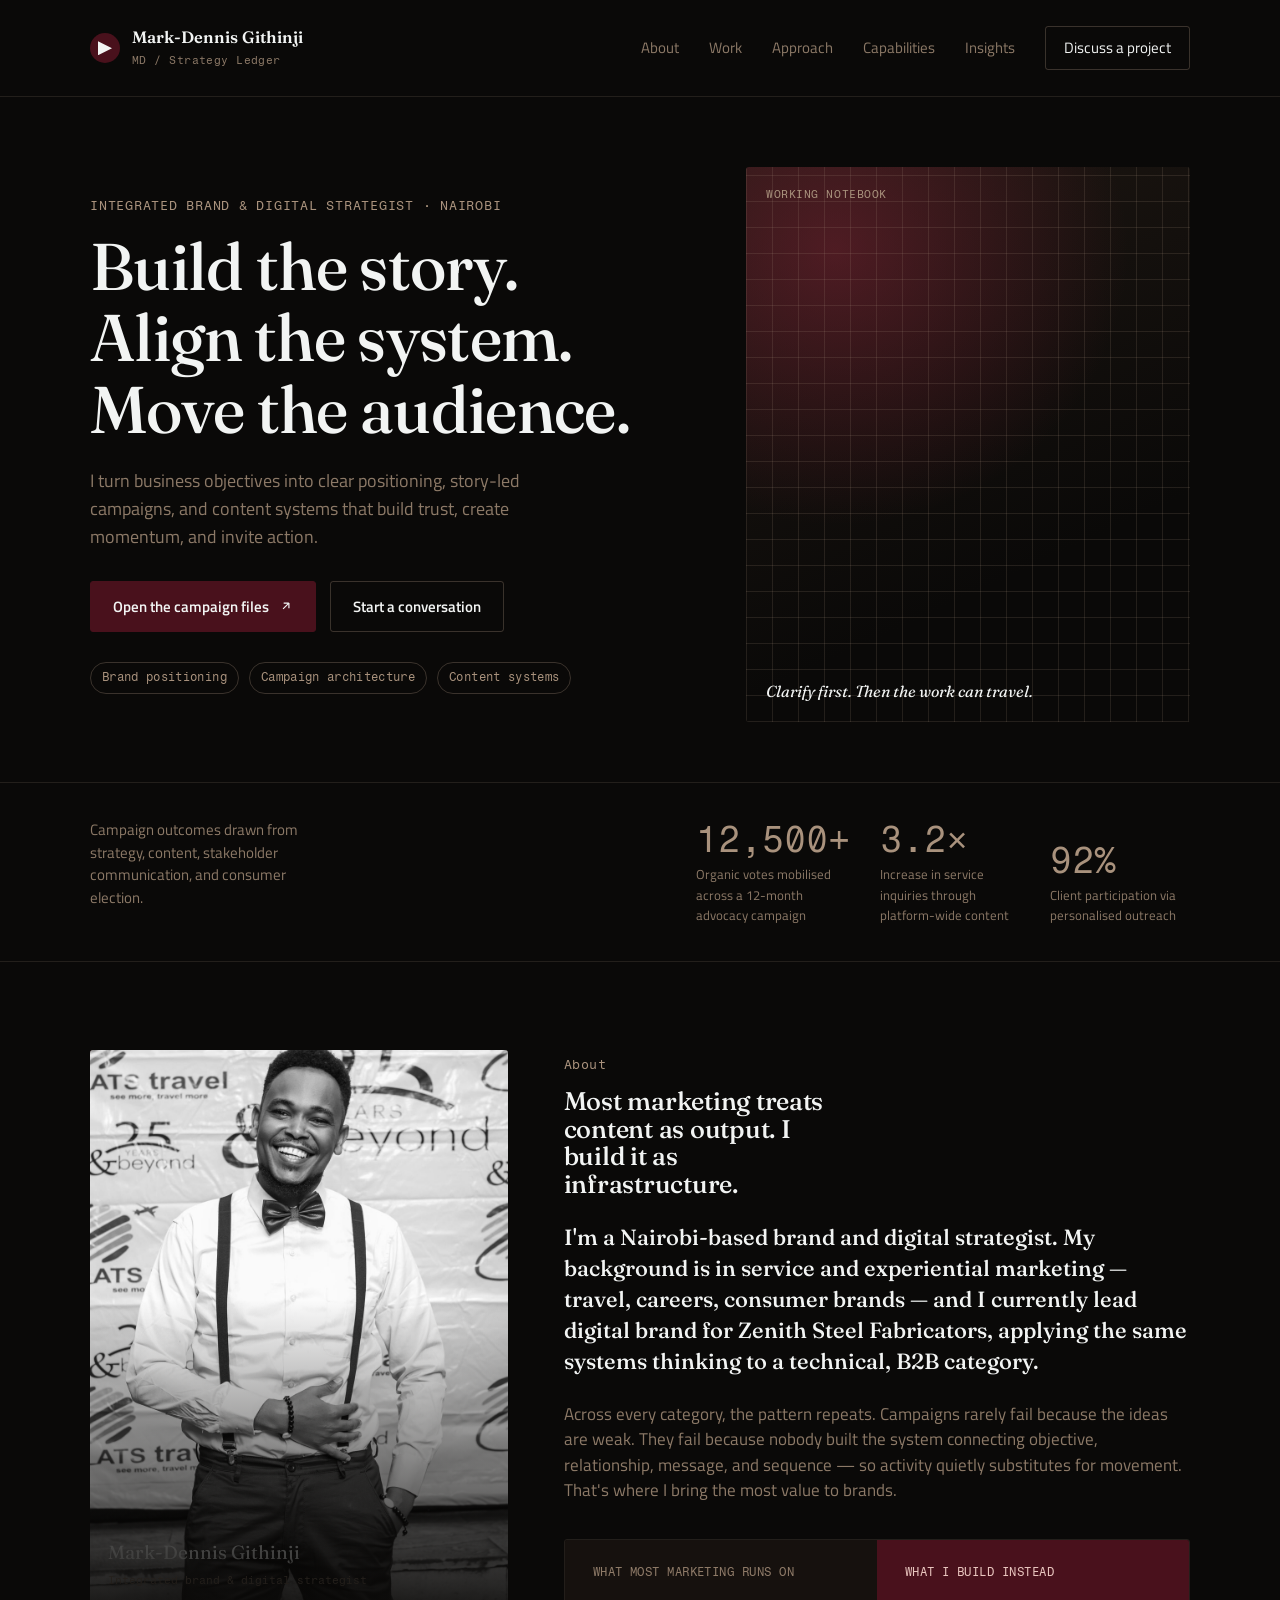
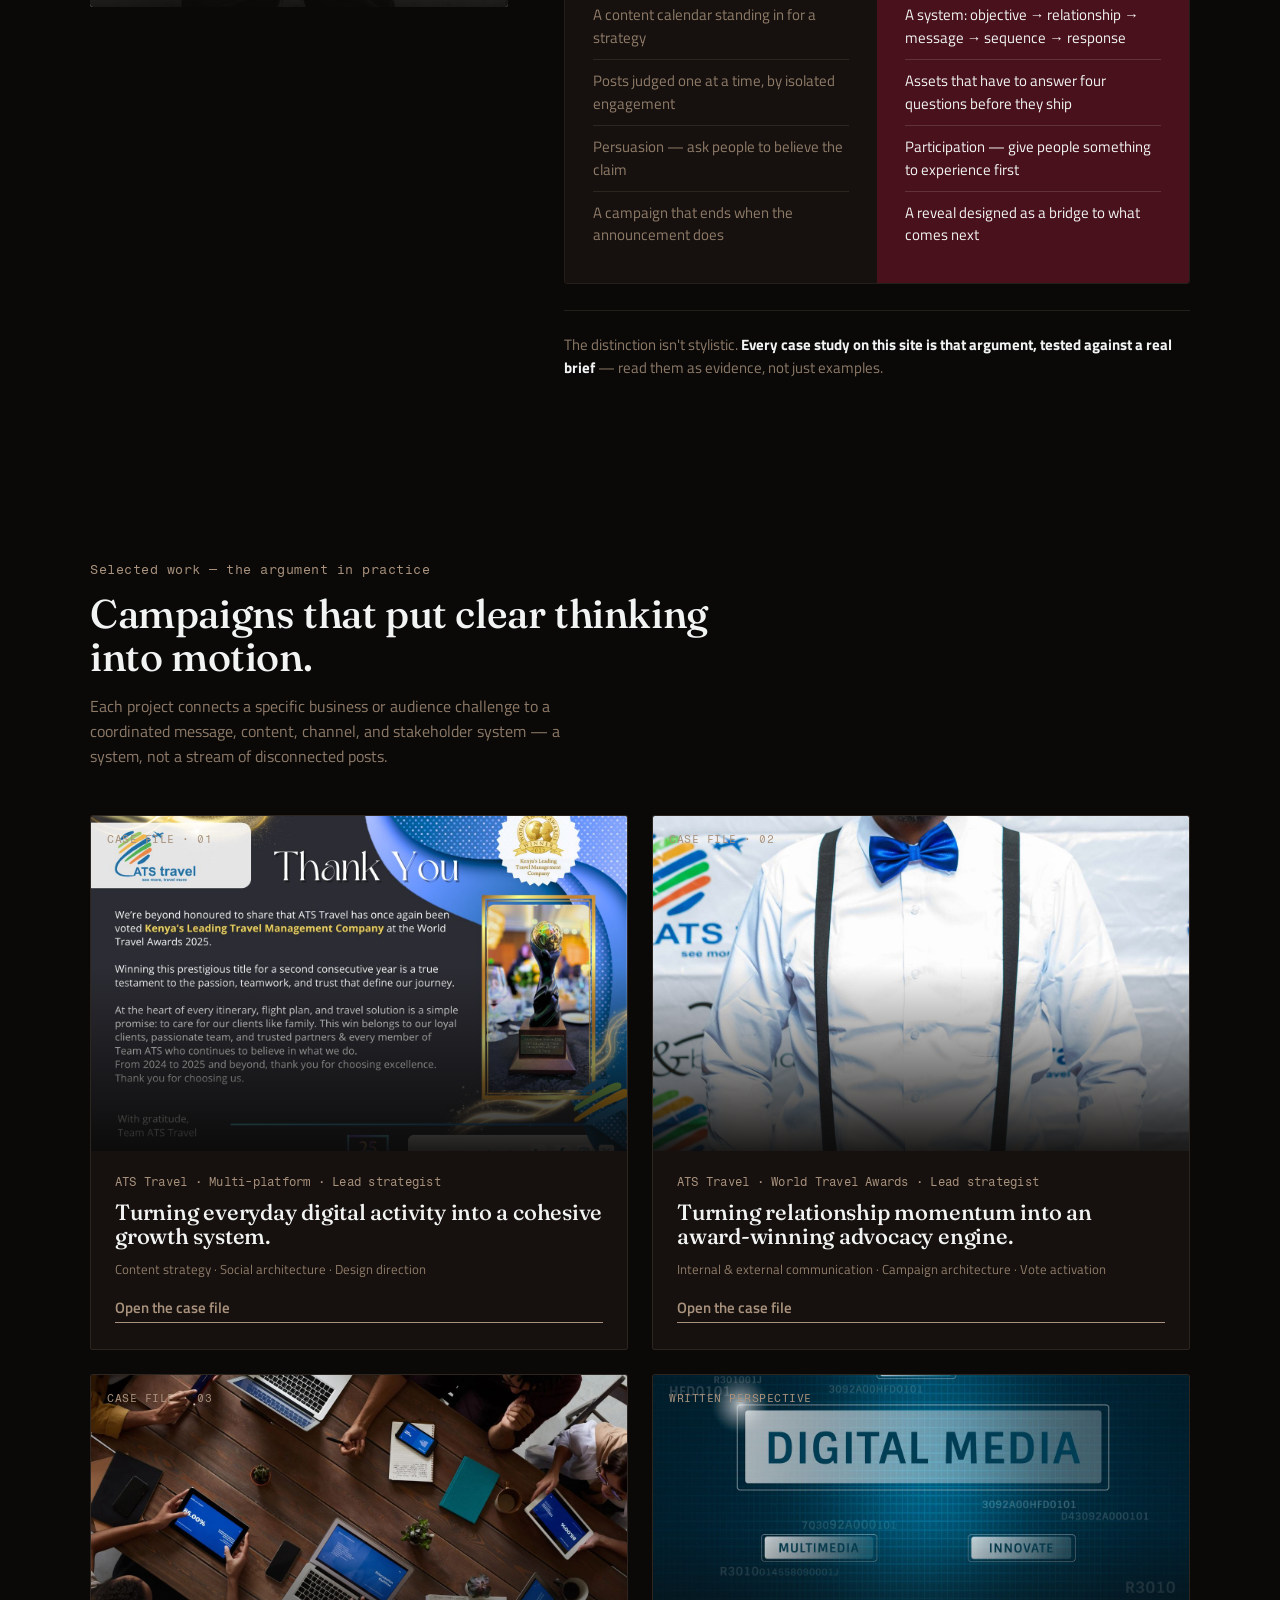
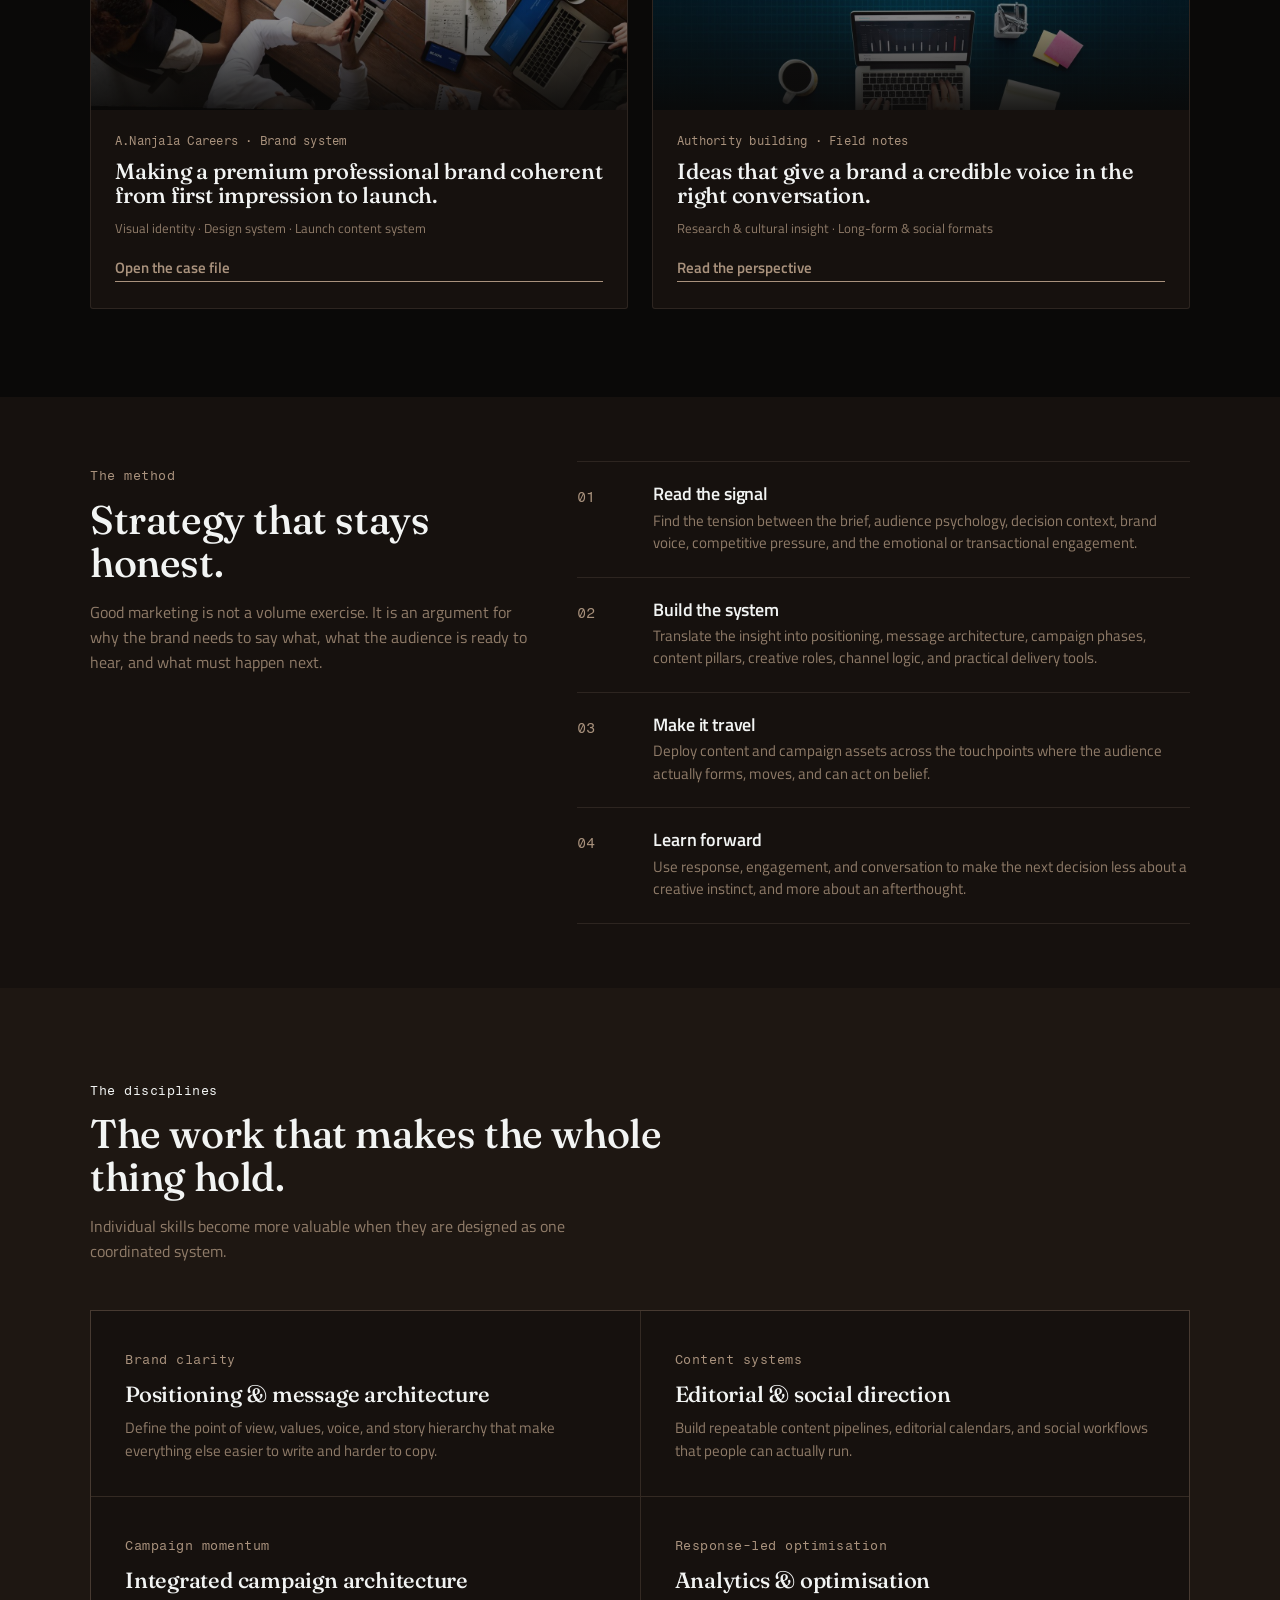
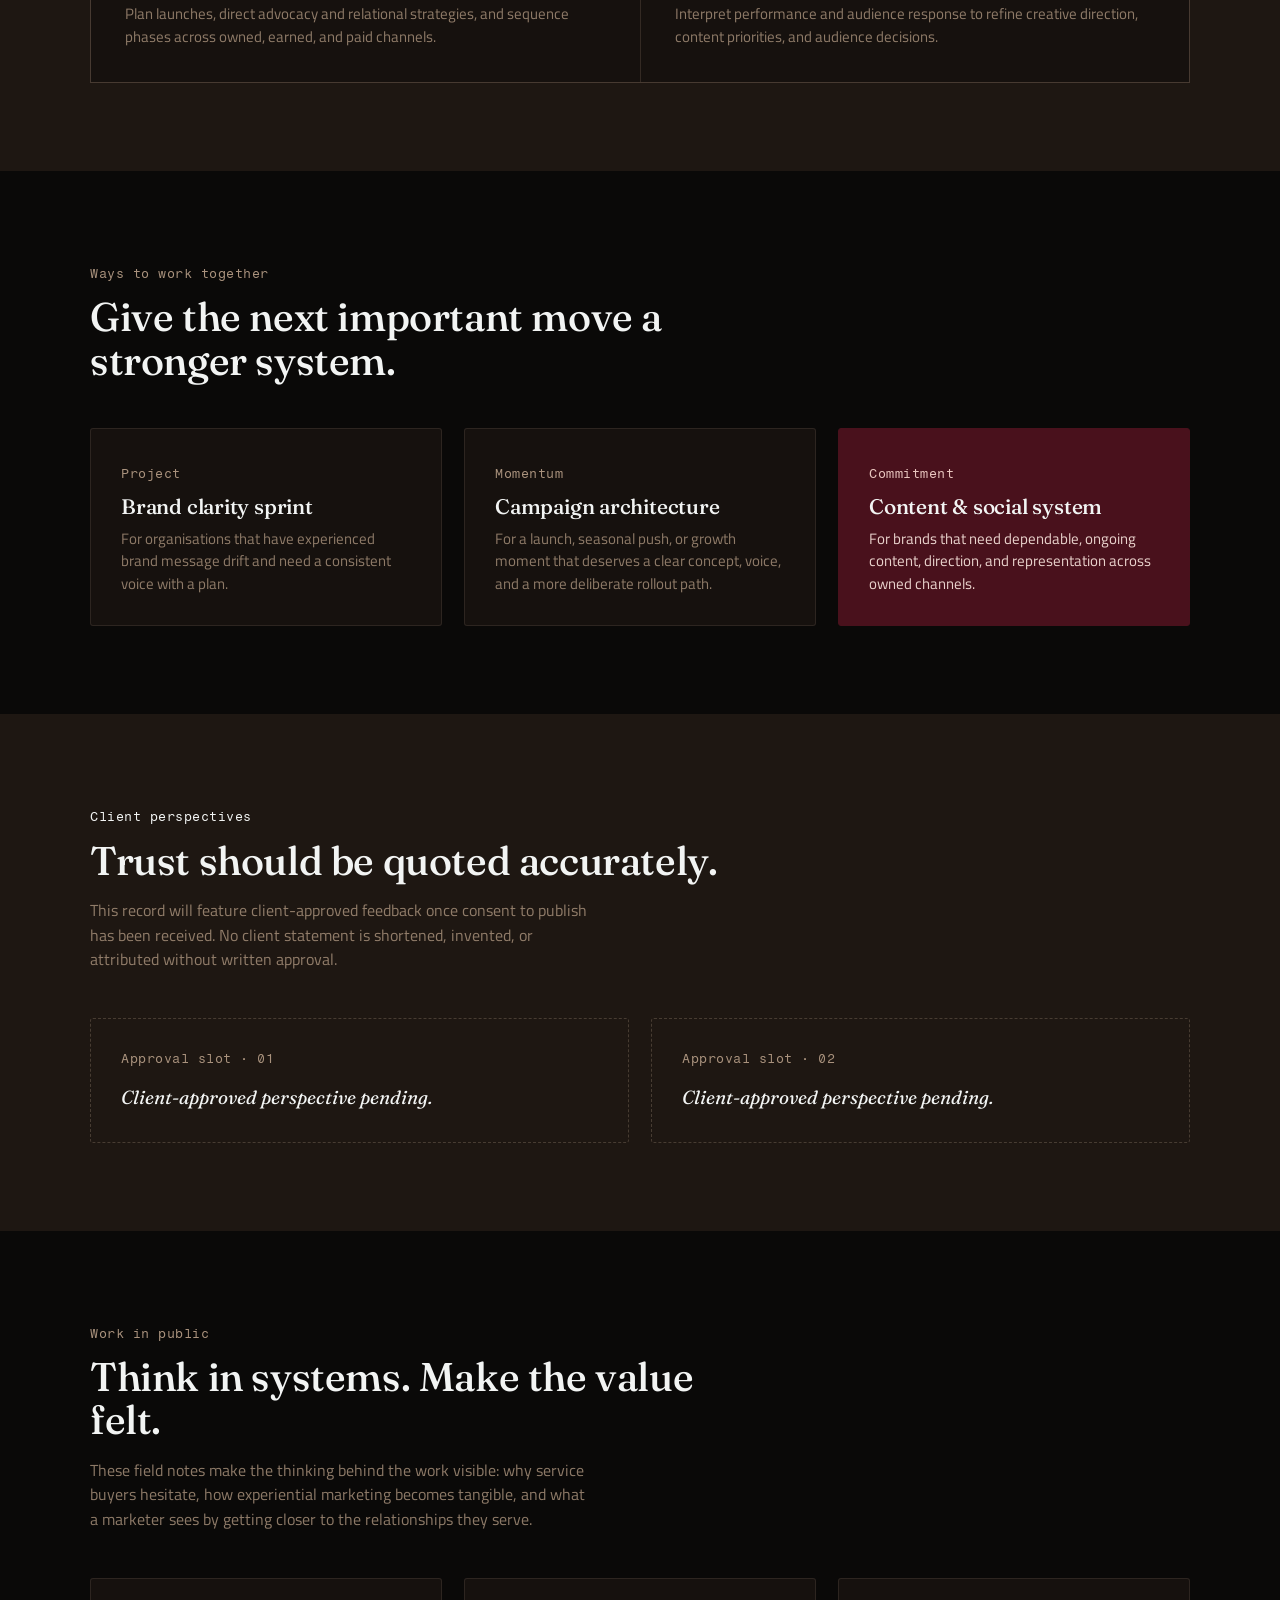
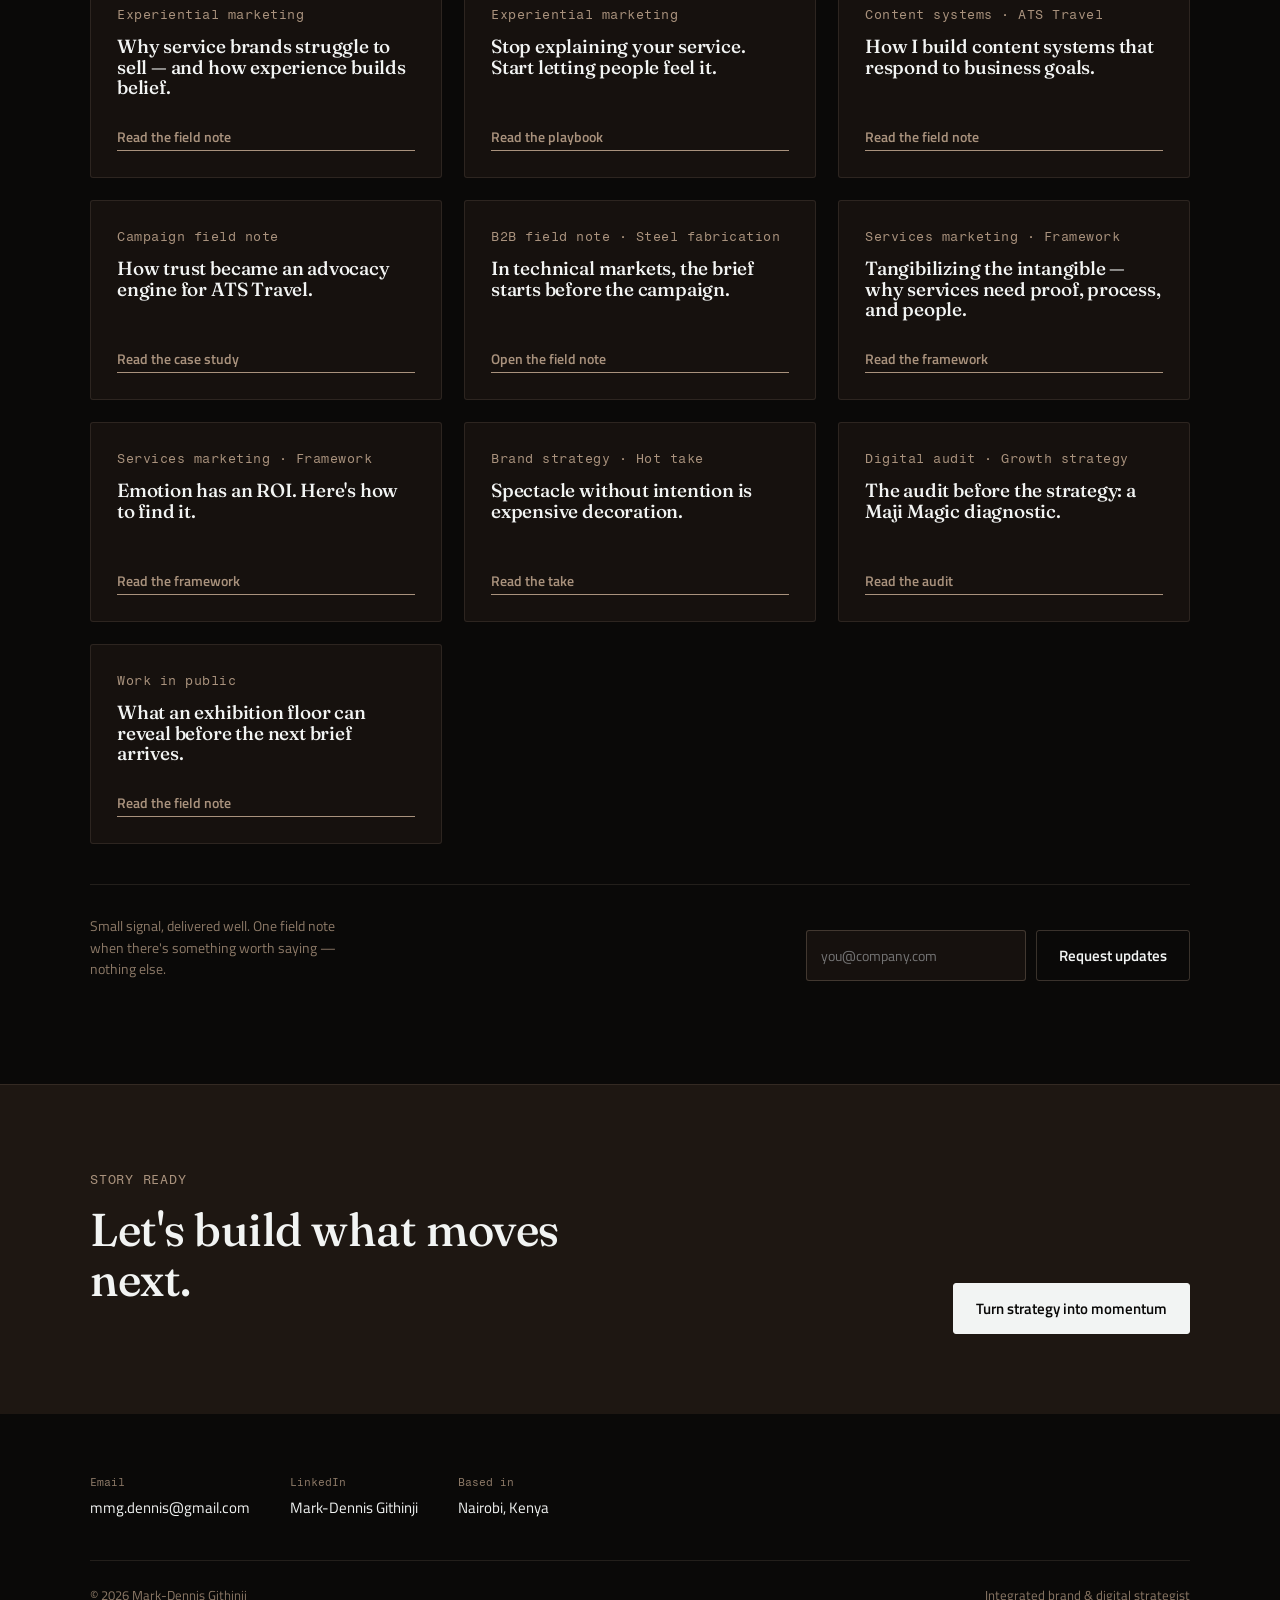
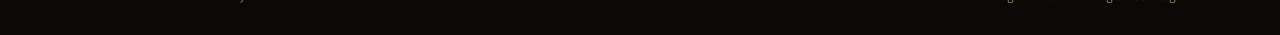
<file: index.html>
<!DOCTYPE html>
<html lang="en">
<head>
<meta charset="UTF-8">
<meta name="viewport" content="width=device-width, initial-scale=1.0">
<link rel="icon" type="image/svg+xml" href="favicon.svg">
<title>Mark-Dennis Githinji — Integrated Brand &amp; Digital Strategist</title>
<meta name="description" content="Mark-Dennis Githinji is an integrated brand and digital strategist based in Nairobi, building positioning, story-led campaigns, and content systems that move audiences and hold up under scrutiny.">
<link rel="canonical" href="https://markdennisgithinji.com/">
<meta property="og:type" content="website">
<meta property="og:title" content="Mark-Dennis Githinji — Integrated Brand & Digital Strategist">
<meta property="og:description" content="Positioning, story-led campaigns, and content systems that build trust, create momentum, and invite action.">
<meta property="og:url" content="https://markdennisgithinji.com/">
<meta name="twitter:card" content="summary_large_image">
<link rel="stylesheet" href="styles.css">
<script type="application/ld+json">
{
  "@context": "https://schema.org",
  "@type": "Person",
  "name": "Mark-Dennis Githinji",
  "jobTitle": "Integrated Brand & Digital Strategist",
  "url": "https://markdennisgithinji.com/",
  "email": "mailto:mmg.dennis@gmail.com",
  "sameAs": ["https://www.linkedin.com/"]
}
</script>
</head>
<body>

<header class="site-header">
  <div class="wrap">
    <a href="index.html" class="brand">
      <span class="brand-mark" aria-hidden="true"></span>
      <span class="brand-text">
        <span class="brand-name">Mark-Dennis Githinji</span><br>
        <span class="brand-role">MD / Strategy Ledger</span>
      </span>
    </a>
    <nav class="main-nav" id="main-nav">
      <a href="#about">About</a>
      <a href="#work">Work</a>
      <a href="#approach">Approach</a>
      <a href="#capabilities">Capabilities</a>
      <a href="#insights">Insights</a>
      <a href="#contact" class="btn ghost" style="padding:10px 18px;">Discuss a project</a>
    </nav>
    <button class="nav-toggle" id="nav-toggle" aria-label="Toggle menu" aria-expanded="false" aria-controls="main-nav"><span></span></button>
  </div>
</header>

<section class="hero">
  <div class="wrap hero-grid">
    <div class="reveal">
      <p class="eyebrow" style="margin-bottom:16px;">Integrated brand &amp; digital strategist · Nairobi</p>
      <h1>Build the story.<br>Align the system.<br>Move the audience.</h1>
      <p class="hero-lede">I turn business objectives into clear positioning, story-led campaigns, and content systems that build trust, create momentum, and invite action.</p>
      <div class="hero-cta-row">
        <a href="#work" class="btn">Open the campaign files <svg viewBox="0 0 24 24" fill="none" stroke="currentColor" stroke-width="2"><path d="M7 17L17 7M17 7H8M17 7V16"/></svg></a>
        <a href="#contact" class="btn ghost">Start a conversation</a>
      </div>
      <div class="hero-tags">
        <span class="tag">Brand positioning</span>
        <span class="tag">Campaign architecture</span>
        <span class="tag">Content systems</span>
      </div>
    </div>
    <div class="hero-figure reveal d1">
      <span class="hero-figure-tag">Working notebook</span>
      <p class="hero-figure-note">Clarify first. Then the work can travel.</p>
    </div>
  </div>
</section>

<section class="evidence">
  <div class="wrap evidence-grid">
    <p class="evidence-intro">Campaign outcomes drawn from strategy, content, stakeholder communication, and consumer election.</p>
    <div class="stat reveal"><div class="stat-num" data-count="12500" data-suffix="+">12,500+</div><div class="stat-label">Organic votes mobilised across a 12-month advocacy campaign</div></div>
    <div class="stat reveal d1"><div class="stat-num" data-count="32" data-decimal="1" data-suffix="×">3.2×</div><div class="stat-label">Increase in service inquiries through platform-wide content</div></div>
    <div class="stat reveal d2"><div class="stat-num" data-count="92" data-suffix="%">92%</div><div class="stat-label">Client participation via personalised outreach</div></div>
  </div>
</section>

<section class="section" id="about">
  <div class="wrap about-row">
    <div class="about-figure reveal"><img class="figure-img" src="images/headshot-bw.jpg" alt="Mark-Dennis Githinji, portrait"><div class="figure-scrim"></div>
      <div class="about-figure-cap">
        <div class="name">Mark-Dennis Githinji</div>
        <div class="role">Integrated brand &amp; digital strategist</div>
      </div>
    </div>
    <div class="reveal d1">
      <span class="section-label">About</span>
      <h2 style="margin:12px 0 24px;max-width:16ch;">Most marketing treats content as output. I build it as infrastructure.</h2>
      <div class="about-bio">
        <p>I'm a Nairobi-based brand and digital strategist. My background is in service and experiential marketing — travel, careers, consumer brands — and I currently lead digital brand for Zenith Steel Fabricators, applying the same systems thinking to a technical, B2B category.</p>
        <p>Across every category, the pattern repeats. Campaigns rarely fail because the ideas are weak. They fail because nobody built the system connecting objective, relationship, message, and sequence — so activity quietly substitutes for movement. That's where I bring the most value to brands.</p>
      </div>

      <div class="contrast">
        <div class="contrast-col usual">
          <h4>What most marketing runs on</h4>
          <ul>
            <li>A content calendar standing in for a strategy</li>
            <li>Posts judged one at a time, by isolated engagement</li>
            <li>Persuasion — ask people to believe the claim</li>
            <li>A campaign that ends when the announcement does</li>
          </ul>
        </div>
        <div class="contrast-col mine">
          <h4>What I build instead</h4>
          <ul>
            <li>A system: objective → relationship → message → sequence → response</li>
            <li>Assets that have to answer four questions before they ship</li>
            <li>Participation — give people something to experience first</li>
            <li>A reveal designed as a bridge to what comes next</li>
          </ul>
        </div>
      </div>

      <p class="about-thesis-note">The distinction isn't stylistic. <strong>Every case study on this site is that argument, tested against a real brief</strong> — read them as evidence, not just examples.</p>
    </div>
  </div>
</section>

<section class="section" id="work">
  <div class="wrap">
    <div class="section-head">
      <span class="section-label">Selected work — the argument in practice</span>
      <h2>Campaigns that put clear thinking into motion.</h2>
      <p>Each project connects a specific business or audience challenge to a coordinated message, content, channel, and stakeholder system — a system, not a stream of disconnected posts.</p>
    </div>
    <div class="case-grid">

      <article class="case-tile reveal">
        <div class="case-tile-figure"><img class="figure-img" src="images/ats-thank-you.jpg" alt="ATS Travel World Travel Awards announcement"><div class="figure-scrim"></div><span class="case-tile-kicker">Case file · 01</span></div>
        <div class="case-tile-body">
          <span class="case-tile-client">ATS Travel · Multi-platform · Lead strategist</span>
          <h3>Turning everyday digital activity into a cohesive growth system.</h3>
          <p class="case-tile-tags">Content strategy · Social architecture · Design direction</p>
          <a href="work/ats-travel-digital.html" class="text-link">Open the case file</a>
        </div>
      </article>

      <article class="case-tile reveal d1">
        <div class="case-tile-figure"><img class="figure-img" src="images/ats-award-duo-1.jpg" alt="Mark-Dennis Githinji and colleague celebrating the World Travel Awards win"><div class="figure-scrim"></div><span class="case-tile-kicker">Case file · 02</span></div>
        <div class="case-tile-body">
          <span class="case-tile-client">ATS Travel · World Travel Awards · Lead strategist</span>
          <h3>Turning relationship momentum into an award-winning advocacy engine.</h3>
          <p class="case-tile-tags">Internal &amp; external communication · Campaign architecture · Vote activation</p>
          <a href="work/ats-travel.html" class="text-link">Open the case file</a>
        </div>
      </article>

      <article class="case-tile reveal d2">
        <div class="case-tile-figure"><img class="figure-img" src="images/stock-meeting.jpg" alt="Team reviewing brand strategy materials"><div class="figure-scrim"></div><span class="case-tile-kicker">Case file · 03</span></div>
        <div class="case-tile-body">
          <span class="case-tile-client">A.Nanjala Careers · Brand system</span>
          <h3>Making a premium professional brand coherent from first impression to launch.</h3>
          <p class="case-tile-tags">Visual identity · Design system · Launch content system</p>
          <a href="work/a-nanjala-careers.html" class="text-link">Open the case file</a>
        </div>
      </article>

      <article class="case-tile reveal d3">
        <div class="case-tile-figure"><img class="figure-img" src="images/stock-digital.jpg" alt="Working with digital content systems"><div class="figure-scrim"></div><span class="case-tile-kicker">Written perspective</span></div>
        <div class="case-tile-body">
          <span class="case-tile-client">Authority building · Field notes</span>
          <h3>Ideas that give a brand a credible voice in the right conversation.</h3>
          <p class="case-tile-tags">Research &amp; cultural insight · Long-form &amp; social formats</p>
          <a href="#insights" class="text-link">Read the perspective</a>
        </div>
      </article>

    </div>
  </div>
</section>

<section class="section tight on-paper-dim" id="approach">
  <div class="wrap method-row">
    <div class="section-head reveal" style="margin-bottom:0;">
      <span class="section-label">The method</span>
      <h2>Strategy that stays honest.</h2>
      <p>Good marketing is not a volume exercise. It is an argument for why the brand needs to say what, what the audience is ready to hear, and what must happen next.</p>
    </div>
    <div class="method-list reveal d1">
      <div class="method-item"><span class="method-num">01</span><div><h4>Read the signal</h4><p>Find the tension between the brief, audience psychology, decision context, brand voice, competitive pressure, and the emotional or transactional engagement.</p></div></div>
      <div class="method-item"><span class="method-num">02</span><div><h4>Build the system</h4><p>Translate the insight into positioning, message architecture, campaign phases, content pillars, creative roles, channel logic, and practical delivery tools.</p></div></div>
      <div class="method-item"><span class="method-num">03</span><div><h4>Make it travel</h4><p>Deploy content and campaign assets across the touchpoints where the audience actually forms, moves, and can act on belief.</p></div></div>
      <div class="method-item"><span class="method-num">04</span><div><h4>Learn forward</h4><p>Use response, engagement, and conversation to make the next decision less about a creative instinct, and more about an afterthought.</p></div></div>
    </div>
  </div>
</section>

<section class="section on-navy" id="capabilities">
  <div class="wrap">
    <div class="section-head">
      <span class="section-label" style="color:var(--soft-on-navy);">The disciplines</span>
      <h2>The work that makes the whole thing hold.</h2>
      <p>Individual skills become more valuable when they are designed as one coordinated system.</p>
    </div>
    <div class="card-grid-2">
      <div class="card reveal">
        <span class="section-label">Brand clarity</span>
        <h3>Positioning &amp; message architecture</h3>
        <p>Define the point of view, values, voice, and story hierarchy that make everything else easier to write and harder to copy.</p>
      </div>
      <div class="card reveal d1">
        <span class="section-label">Content systems</span>
        <h3>Editorial &amp; social direction</h3>
        <p>Build repeatable content pipelines, editorial calendars, and social workflows that people can actually run.</p>
      </div>
      <div class="card reveal d2">
        <span class="section-label">Campaign momentum</span>
        <h3>Integrated campaign architecture</h3>
        <p>Plan launches, direct advocacy and relational strategies, and sequence phases across owned, earned, and paid channels.</p>
      </div>
      <div class="card reveal d3">
        <span class="section-label">Response-led optimisation</span>
        <h3>Analytics &amp; optimisation</h3>
        <p>Interpret performance and audience response to refine creative direction, content priorities, and audience decisions.</p>
      </div>
    </div>
  </div>
</section>

<section class="section">
  <div class="wrap">
    <div class="section-head">
      <span class="section-label">Ways to work together</span>
      <h2>Give the next important move a stronger system.</h2>
    </div>
    <div class="engage-grid">
      <div class="engage-card reveal">
        <span class="section-label">Project</span>
        <h3>Brand clarity sprint</h3>
        <p>For organisations that have experienced brand message drift and need a consistent voice with a plan.</p>
      </div>
      <div class="engage-card reveal d1">
        <span class="section-label">Momentum</span>
        <h3>Campaign architecture</h3>
        <p>For a launch, seasonal push, or growth moment that deserves a clear concept, voice, and a more deliberate rollout path.</p>
      </div>
      <div class="engage-card feature reveal d2">
        <span class="section-label">Commitment</span>
        <h3>Content &amp; social system</h3>
        <p>For brands that need dependable, ongoing content, direction, and representation across owned channels.</p>
      </div>
    </div>
  </div>
</section>

<section class="section on-navy">
  <div class="wrap">
    <div class="section-head">
      <span class="section-label" style="color:var(--soft-on-navy);">Client perspectives</span>
      <h2>Trust should be quoted accurately.</h2>
      <p>This record will feature client-approved feedback once consent to publish has been received. No client statement is shortened, invented, or attributed without written approval.</p>
    </div>
    <div class="testi-grid">
      <div class="testi-card reveal">
        <span class="section-label">Approval slot · 01</span>
        <p>Client-approved perspective pending.</p>
      </div>
      <div class="testi-card reveal d1">
        <span class="section-label">Approval slot · 02</span>
        <p>Client-approved perspective pending.</p>
      </div>
    </div>
  </div>
</section>

<section class="section" id="insights">
  <div class="wrap">
    <div class="section-head">
      <span class="section-label">Work in public</span>
      <h2>Think in systems. Make the value felt.</h2>
      <p>These field notes make the thinking behind the work visible: why service buyers hesitate, how experiential marketing becomes tangible, and what a marketer sees by getting closer to the relationships they serve.</p>
    </div>
    <div class="insight-grid">
      <article class="insight-tile reveal">
        <span class="section-label">Experiential marketing</span>
        <h3>Why service brands struggle to sell — and how experience builds belief.</h3>
        <a href="insights/belief-loop-service-marketing.html" class="text-link">Read the field note</a>
      </article>
      <article class="insight-tile reveal d1">
        <span class="section-label">Experiential marketing</span>
        <h3>Stop explaining your service. Start letting people feel it.</h3>
        <a href="insights/six-step-experiential-playbook.html" class="text-link">Read the playbook</a>
      </article>
      <article class="insight-tile reveal d2">
        <span class="section-label">Content systems · ATS Travel</span>
        <h3>How I build content systems that respond to business goals.</h3>
        <a href="insights/content-systems-business-goals.html" class="text-link">Read the field note</a>
      </article>
      <article class="insight-tile reveal d3">
        <span class="section-label">Campaign field note</span>
        <h3>How trust became an advocacy engine for ATS Travel.</h3>
        <a href="work/ats-travel.html" class="text-link">Read the case study</a>
      </article>
      <article class="insight-tile reveal">
        <span class="section-label">B2B field note · Steel fabrication</span>
        <h3>In technical markets, the brief starts before the campaign.</h3>
        <a href="insights/steel-fabrication-field-note.html" class="text-link">Open the field note</a>
      </article>
      <article class="insight-tile reveal d1">
        <span class="section-label">Services marketing · Framework</span>
        <h3>Tangibilizing the intangible — why services need proof, process, and people.</h3>
        <a href="insights/tangibilizing-the-intangible.html" class="text-link">Read the framework</a>
      </article>
      <article class="insight-tile reveal d2">
        <span class="section-label">Services marketing · Framework</span>
        <h3>Emotion has an ROI. Here's how to find it.</h3>
        <a href="insights/feel-framework-emotional-roi.html" class="text-link">Read the framework</a>
      </article>
      <article class="insight-tile reveal">
        <span class="section-label">Brand strategy · Hot take</span>
        <h3>Spectacle without intention is expensive decoration.</h3>
        <a href="insights/spectacle-without-intention.html" class="text-link">Read the take</a>
      </article>
      <article class="insight-tile reveal d1">
        <span class="section-label">Digital audit · Growth strategy</span>
        <h3>The audit before the strategy: a Maji Magic diagnostic.</h3>
        <a href="insights/maji-magic-digital-audit.html" class="text-link">Read the audit</a>
      </article>
      <article class="insight-tile reveal d1">
        <span class="section-label">Work in public</span>
        <h3>What an exhibition floor can reveal before the next brief arrives.</h3>
        <a href="insights/steel-fabrication-field-note.html" class="text-link">Read the field note</a>
      </article>
    </div>

    <div class="signal-row">
      <p>Small signal, delivered well. One field note when there's something worth saying — nothing else.</p>
      <form class="signal-form" id="signal-form">
        <input type="email" required placeholder="you@company.com" aria-label="Email address">
        <button type="submit" class="btn ghost">Request updates</button>
        <span class="form-note" id="signal-note">Noted — thank you.</span>
      </form>
    </div>
  </div>
</section>

<section class="closing" id="contact">
  <div class="wrap">
    <span class="eyebrow">Story ready</span>
    <div class="closing-row reveal">
      <h2>Let's build what moves next.</h2>
      <a href="mailto:mmg.dennis@gmail.com" class="btn on-rust">Turn strategy into momentum</a>
    </div>
  </div>
</section>

<section class="contact-strip">
  <div class="wrap">
    <div class="contact-row">
      <div><span class="contact-label">Email</span><a href="mailto:mmg.dennis@gmail.com">mmg.dennis@gmail.com</a></div>
      <div><span class="contact-label">LinkedIn</span><a href="#">Mark-Dennis Githinji</a></div>
      <div><span class="contact-label">Based in</span>Nairobi, Kenya</div>
    </div>
    <div class="site-footer">
      <span>© 2026 Mark-Dennis Githinji</span>
      <span>Integrated brand &amp; digital strategist</span>
    </div>
  </div>
</section>

<script src="script.js"></script>
</body>
</html>
</file>
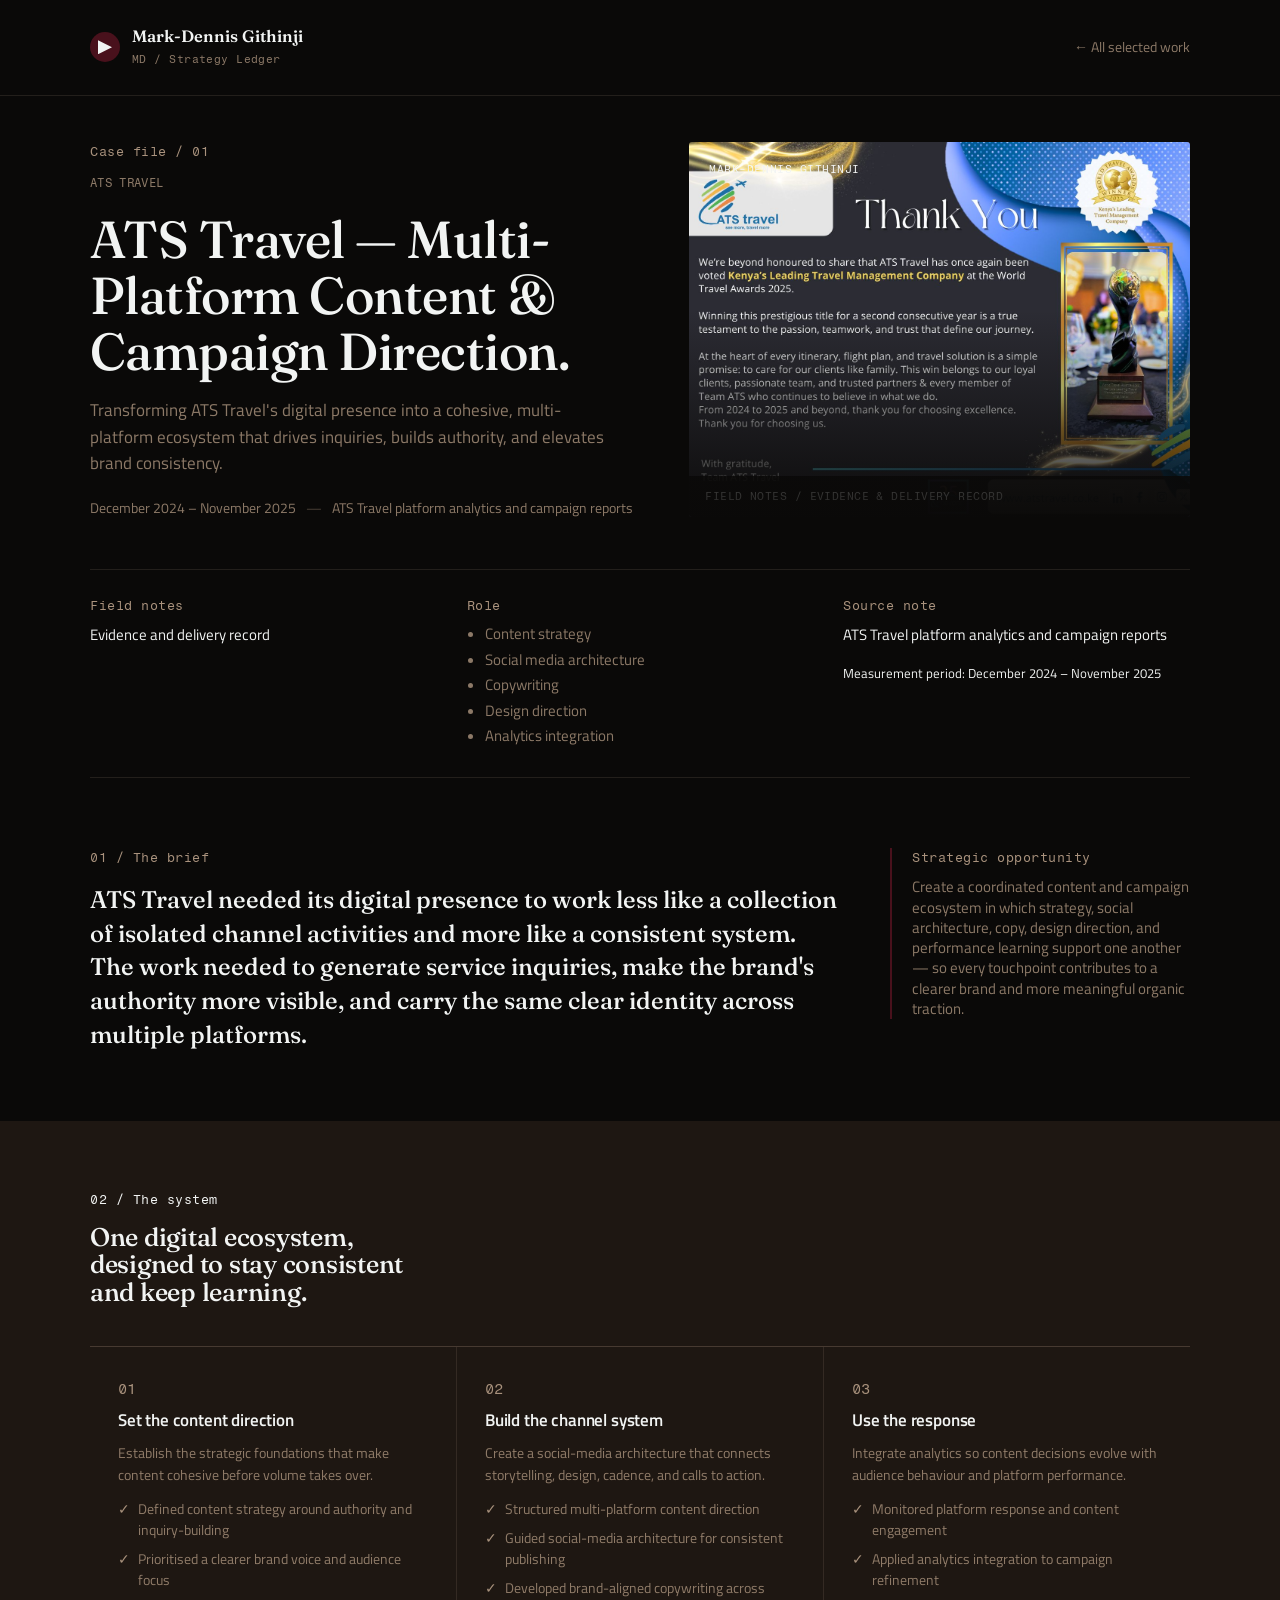
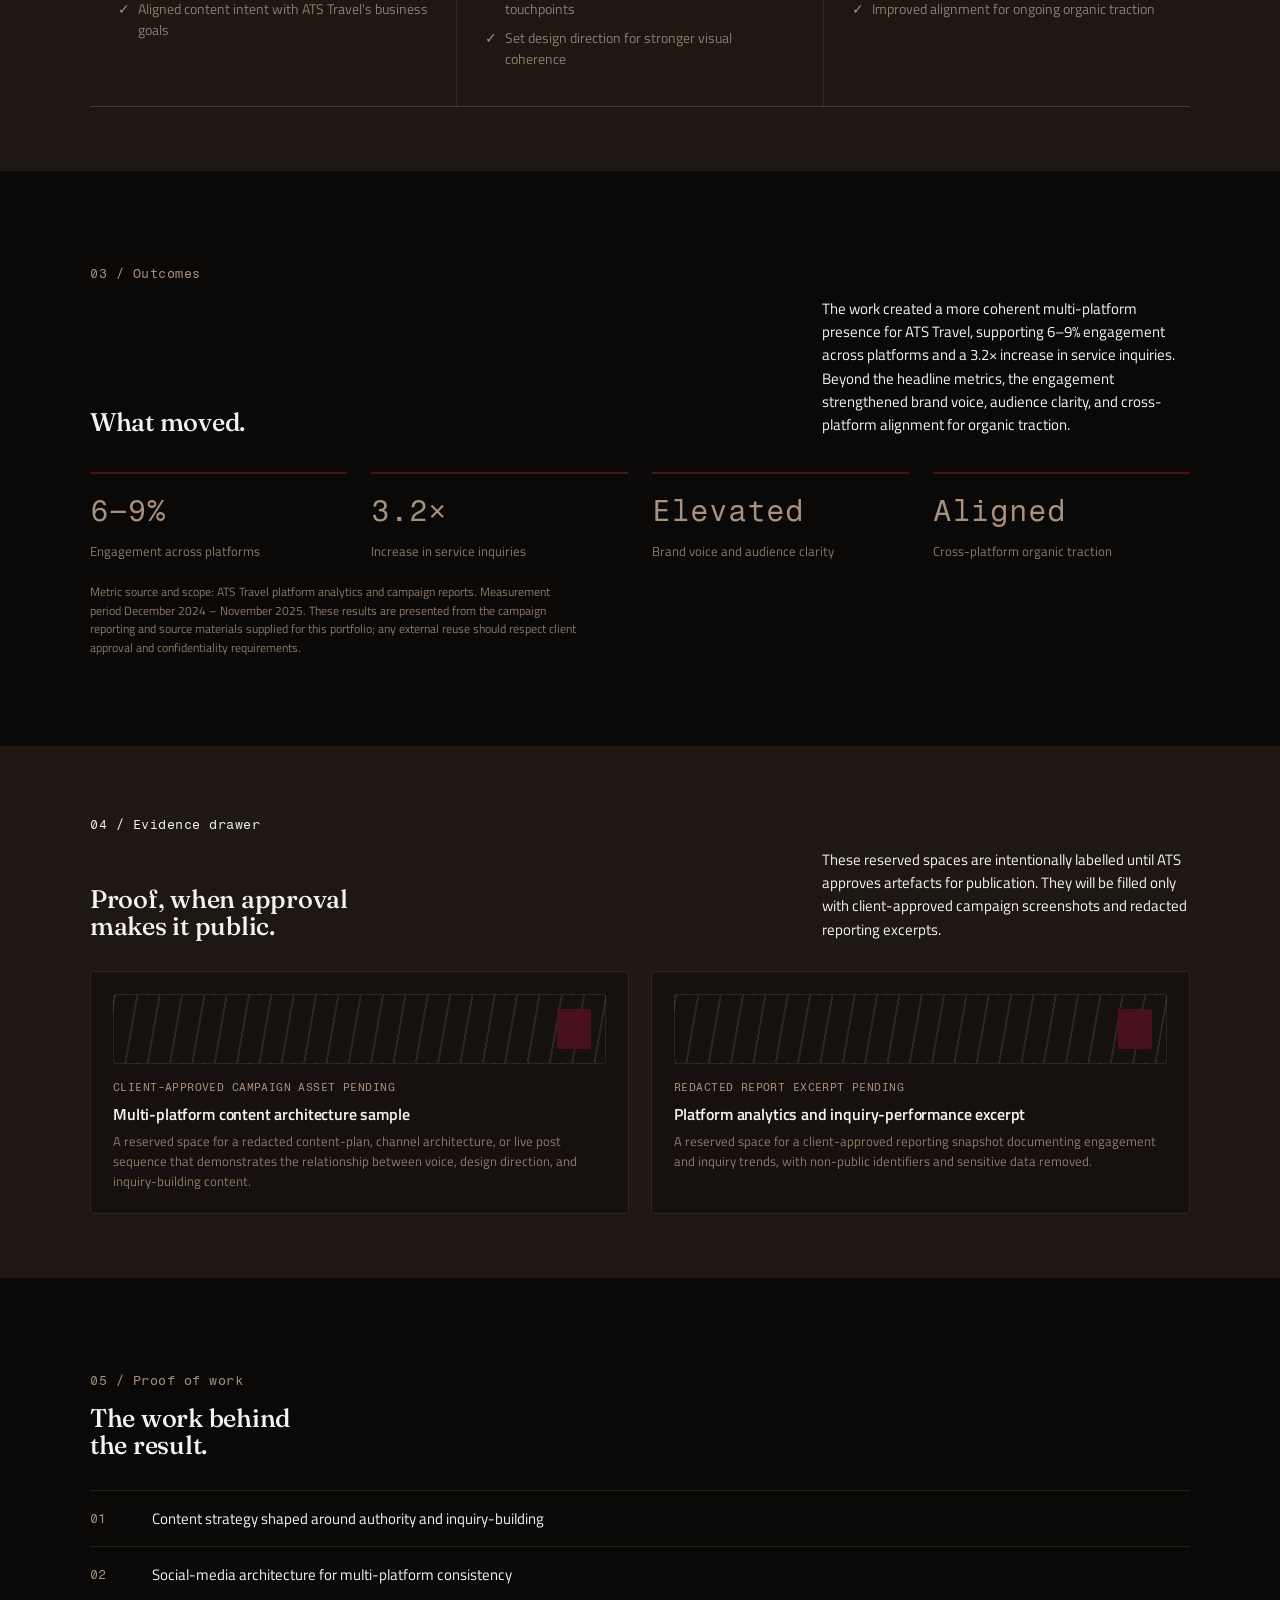
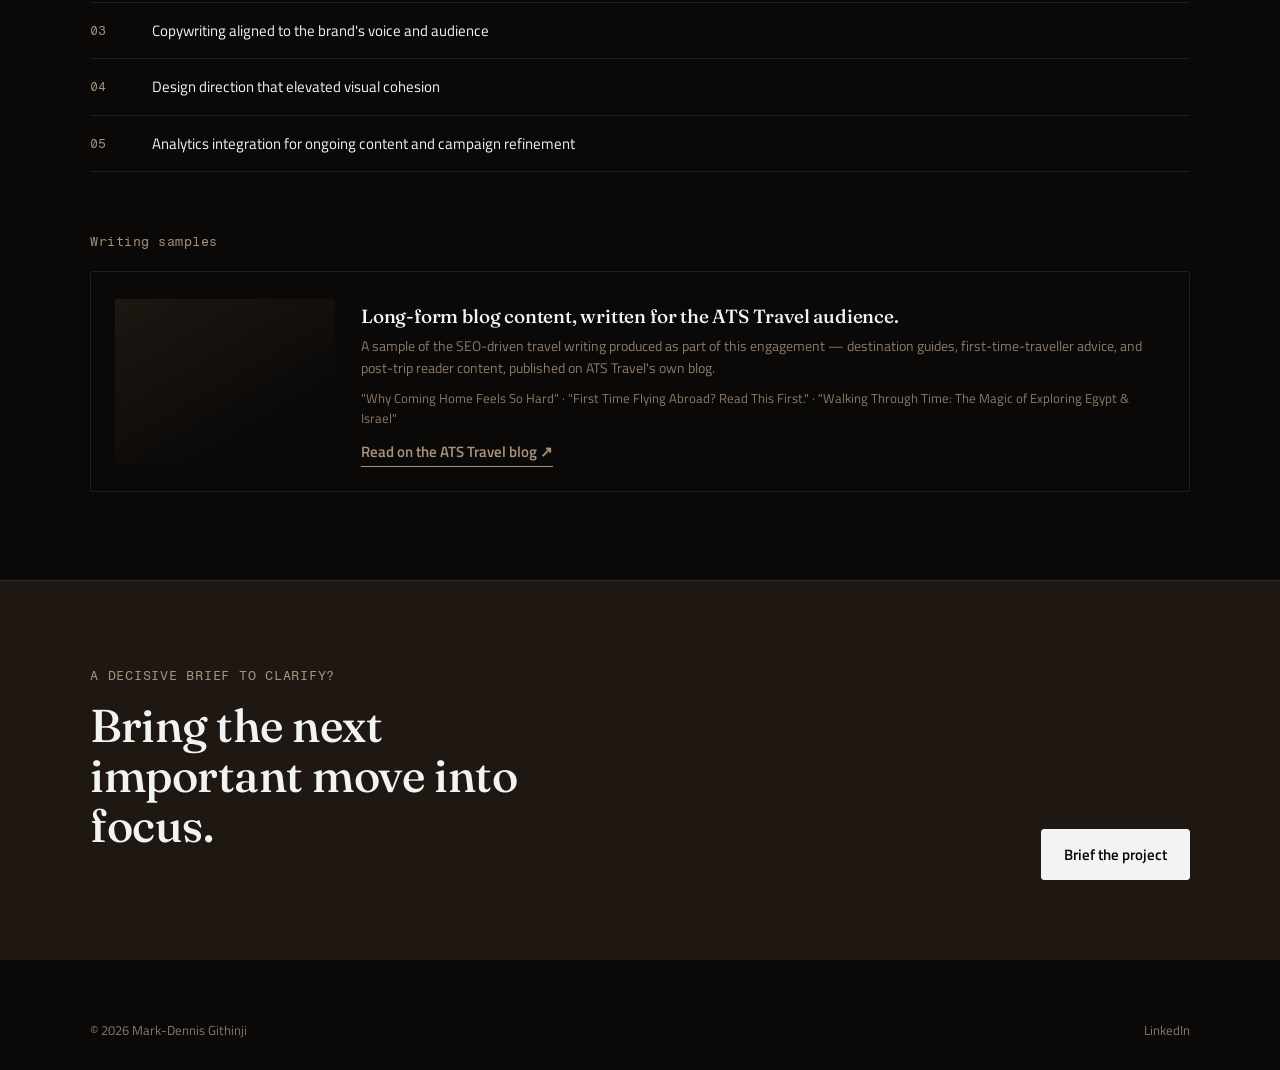
<file: ats-travel-digital.html>
<!DOCTYPE html>
<html lang="en">
<head>
<meta charset="UTF-8">
<meta name="viewport" content="width=device-width, initial-scale=1.0">
<link rel="icon" type="image/svg+xml" href="../favicon.svg">
<title>ATS Travel — Multi-Platform Content &amp; Campaign Direction | Mark-Dennis Githinji</title>
<meta name="description" content="How a coordinated content and campaign ecosystem lifted ATS Travel's cross-platform engagement 6–9% and service inquiries 3.2×.">
<link rel="canonical" href="https://markdennisgithinji.com/work/ats-travel-digital.html">
<meta property="og:type" content="article">
<meta property="og:title" content="ATS Travel — Multi-Platform Content & Campaign Direction">
<meta property="og:description" content="Transforming ATS Travel's digital presence into a cohesive, multi-platform ecosystem that drives inquiries, builds authority, and elevates brand consistency.">
<meta property="og:url" content="https://markdennisgithinji.com/work/ats-travel-digital.html">
<link rel="stylesheet" href="../styles.css">
<script type="application/ld+json">
{
  "@context": "https://schema.org",
  "@type": "CreativeWork",
  "name": "ATS Travel — Multi-Platform Content & Campaign Direction",
  "author": {"@type":"Person","name":"Mark-Dennis Githinji"},
  "about": "Multi-platform content strategy and campaign direction for ATS Travel"
}
</script>
</head>
<body>

<header class="site-header">
  <div class="wrap">
    <a href="../index.html" class="brand">
      <span class="brand-mark" aria-hidden="true"></span>
      <span class="brand-text"><span class="brand-name">Mark-Dennis Githinji</span><br><span class="brand-role">MD / Strategy Ledger</span></span>
    </a>
    <a href="../index.html#work" class="back-link">← All selected work</a>
  </div>
</header>

<section class="article-hero">
  <div class="wrap article-hero-grid">
    <div>
      <p class="article-kicker">Case file / 01</p>
      <p class="article-tags">ATS Travel</p>
      <h1>ATS Travel — Multi-Platform Content &amp; Campaign Direction.</h1>
      <p class="lede">Transforming ATS Travel's digital presence into a cohesive, multi-platform ecosystem that drives inquiries, builds authority, and elevates brand consistency.</p>
      <p class="article-meta-line">
        <span>December 2024 – November 2025</span>
        <span class="sep">—</span>
        <span>ATS Travel platform analytics and campaign reports</span>
      </p>
    </div>
    <div class="article-figure"><img class="figure-img" src="../images/ats-thank-you.jpg" alt="ATS Travel World Travel Awards announcement graphic"><div class="figure-scrim"></div>
      <span class="hero-figure-tag" style="color:var(--soft-on-navy);">Mark-Dennis Githinji</span>
      <div class="article-figure-cap">Field notes / evidence &amp; delivery record</div>
    </div>
  </div>
</section>

<div class="wrap">
  <div class="meta-strip">
    <div>
      <span class="section-label">Field notes</span>
      <p class="val">Evidence and delivery record</p>
    </div>
    <div>
      <span class="section-label">Role</span>
      <ul>
        <li>Content strategy</li>
        <li>Social media architecture</li>
        <li>Copywriting</li>
        <li>Design direction</li>
        <li>Analytics integration</li>
      </ul>
    </div>
    <div>
      <span class="section-label">Source note</span>
      <p class="val">ATS Travel platform analytics and campaign reports</p>
      <p style="font-size:13px;color:var(--ink-faint);margin-top:4px;">Measurement period: December 2024 – November 2025</p>
    </div>
  </div>
</div>

<div class="wrap">
  <div class="brief-row">
    <div>
      <span class="section-label" style="display:block;margin-bottom:16px;">01 / The brief</span>
      <p>ATS Travel needed its digital presence to work less like a collection of isolated channel activities and more like a consistent system. The work needed to generate service inquiries, make the brand's authority more visible, and carry the same clear identity across multiple platforms.</p>
    </div>
    <div class="opportunity-box">
      <span class="section-label">Strategic opportunity</span>
      <p>Create a coordinated content and campaign ecosystem in which strategy, social architecture, copy, design direction, and performance learning support one another — so every touchpoint contributes to a clearer brand and more meaningful organic traction.</p>
    </div>
  </div>
</div>

<section class="section on-navy tight">
  <div class="wrap">
    <span class="section-label" style="color:var(--soft-on-navy);">02 / The system</span>
    <h2 style="max-width:20ch;margin-top:12px;">One digital ecosystem, designed to stay consistent and keep learning.</h2>
    <div class="system-cols">
      <div class="system-col reveal">
        <span class="method-num">01</span>
        <h4>Set the content direction</h4>
        <p>Establish the strategic foundations that make content cohesive before volume takes over.</p>
        <ul>
          <li>Defined content strategy around authority and inquiry-building</li>
          <li>Prioritised a clearer brand voice and audience focus</li>
          <li>Aligned content intent with ATS Travel's business goals</li>
        </ul>
      </div>
      <div class="system-col reveal d1">
        <span class="method-num">02</span>
        <h4>Build the channel system</h4>
        <p>Create a social-media architecture that connects storytelling, design, cadence, and calls to action.</p>
        <ul>
          <li>Structured multi-platform content direction</li>
          <li>Guided social-media architecture for consistent publishing</li>
          <li>Developed brand-aligned copywriting across touchpoints</li>
          <li>Set design direction for stronger visual coherence</li>
        </ul>
      </div>
      <div class="system-col reveal d2">
        <span class="method-num">03</span>
        <h4>Use the response</h4>
        <p>Integrate analytics so content decisions evolve with audience behaviour and platform performance.</p>
        <ul>
          <li>Monitored platform response and content engagement</li>
          <li>Applied analytics integration to campaign refinement</li>
          <li>Improved alignment for ongoing organic traction</li>
        </ul>
      </div>
    </div>
  </div>
</section>

<section class="section">
  <div class="wrap">
    <span class="section-label">03 / Outcomes</span>
    <div style="display:flex;justify-content:space-between;gap:30px;flex-wrap:wrap;align-items:flex-end;margin-top:12px;">
      <h2 style="max-width:14ch;">What moved.</h2>
      <p style="max-width:46ch;color:var(--ink-soft);font-size:15px;">The work created a more coherent multi-platform presence for ATS Travel, supporting 6–9% engagement across platforms and a 3.2× increase in service inquiries. Beyond the headline metrics, the engagement strengthened brand voice, audience clarity, and cross-platform alignment for organic traction.</p>
    </div>
    <div class="outcome-stats">
      <div class="outcome-stat reveal"><div class="num">6–9%</div><div class="lbl">Engagement across platforms</div></div>
      <div class="outcome-stat reveal d1"><div class="num" data-count="32" data-decimal="1" data-suffix="×">3.2×</div><div class="lbl">Increase in service inquiries</div></div>
      <div class="outcome-stat reveal d2"><div class="num">Elevated</div><div class="lbl">Brand voice and audience clarity</div></div>
      <div class="outcome-stat reveal d3"><div class="num">Aligned</div><div class="lbl">Cross-platform organic traction</div></div>
    </div>
    <p class="metric-note">Metric source and scope: ATS Travel platform analytics and campaign reports. Measurement period December 2024 – November 2025. These results are presented from the campaign reporting and source materials supplied for this portfolio; any external reuse should respect client approval and confidentiality requirements.</p>
  </div>
</section>

<section class="section on-navy tight">
  <div class="wrap">
    <span class="section-label" style="color:var(--soft-on-navy);">04 / Evidence drawer</span>
    <div style="display:flex;justify-content:space-between;gap:30px;flex-wrap:wrap;align-items:flex-end;margin-top:12px;">
      <h2 style="max-width:16ch;color:var(--paper-on-navy);">Proof, when approval makes it public.</h2>
      <p style="max-width:46ch;color:var(--soft-on-navy);font-size:15px;">These reserved spaces are intentionally labelled until ATS approves artefacts for publication. They will be filled only with client-approved campaign screenshots and redacted reporting excerpts.</p>
    </div>
    <div class="evidence-drawer-grid">
      <div class="evidence-card reveal">
        <div class="evidence-swatch" aria-hidden="true"></div>
        <span class="evidence-pending">Client-approved campaign asset pending</span>
        <h4>Multi-platform content architecture sample</h4>
        <p>A reserved space for a redacted content-plan, channel architecture, or live post sequence that demonstrates the relationship between voice, design direction, and inquiry-building content.</p>
      </div>
      <div class="evidence-card reveal d1">
        <div class="evidence-swatch" aria-hidden="true"></div>
        <span class="evidence-pending">Redacted report excerpt pending</span>
        <h4>Platform analytics and inquiry-performance excerpt</h4>
        <p>A reserved space for a client-approved reporting snapshot documenting engagement and inquiry trends, with non-public identifiers and sensitive data removed.</p>
      </div>
    </div>
  </div>
</section>

<section class="section">
  <div class="wrap">
    <span class="section-label">05 / Proof of work</span>
    <h2 style="margin-top:12px;max-width:14ch;">The work behind the result.</h2>
    <div class="proof-list">
      <div class="proof-item"><span class="method-num">01</span><span>Content strategy shaped around authority and inquiry-building</span></div>
      <div class="proof-item"><span class="method-num">02</span><span>Social-media architecture for multi-platform consistency</span></div>
      <div class="proof-item"><span class="method-num">03</span><span>Copywriting aligned to the brand's voice and audience</span></div>
      <div class="proof-item"><span class="method-num">04</span><span>Design direction that elevated visual cohesion</span></div>
      <div class="proof-item"><span class="method-num">05</span><span>Analytics integration for ongoing content and campaign refinement</span></div>
    </div>

    <span class="section-label" style="display:block;margin-top:60px;">Writing samples</span>
    <div class="related-note">
      <div class="related-note-fig"></div>
      <div>
        <h4>Long-form blog content, written for the ATS Travel audience.</h4>
        <p>A sample of the SEO-driven travel writing produced as part of this engagement — destination guides, first-time-traveller advice, and post-trip reader content, published on ATS Travel's own blog.</p>
        <p style="font-size:13px;color:var(--muted-dim);">"Why Coming Home Feels So Hard" · "First Time Flying Abroad? Read This First." · "Walking Through Time: The Magic of Exploring Egypt & Israel"</p>
        <a href="https://254markwrites.my.canva.site/ats-travel-blog" target="_blank" rel="noopener" class="text-link" style="color:var(--muted);">Read on the ATS Travel blog ↗</a>
      </div>
    </div>
  </div>
</section>

<section class="closing">
  <div class="wrap">
    <span class="eyebrow">A decisive brief to clarify?</span>
    <div class="closing-row">
      <h2>Bring the next important move into focus.</h2>
      <a href="mailto:mmg.dennis@gmail.com" class="btn on-rust">Brief the project</a>
    </div>
  </div>
</section>

<section class="contact-strip">
  <div class="wrap">
    <div class="site-footer" style="border-top:none;margin-top:0;padding-top:0;">
      <span>© 2026 Mark-Dennis Githinji</span>
      <a href="#">LinkedIn</a>
    </div>
  </div>
</section>

<script src="../script.js"></script>
</body>
</html>
</file>
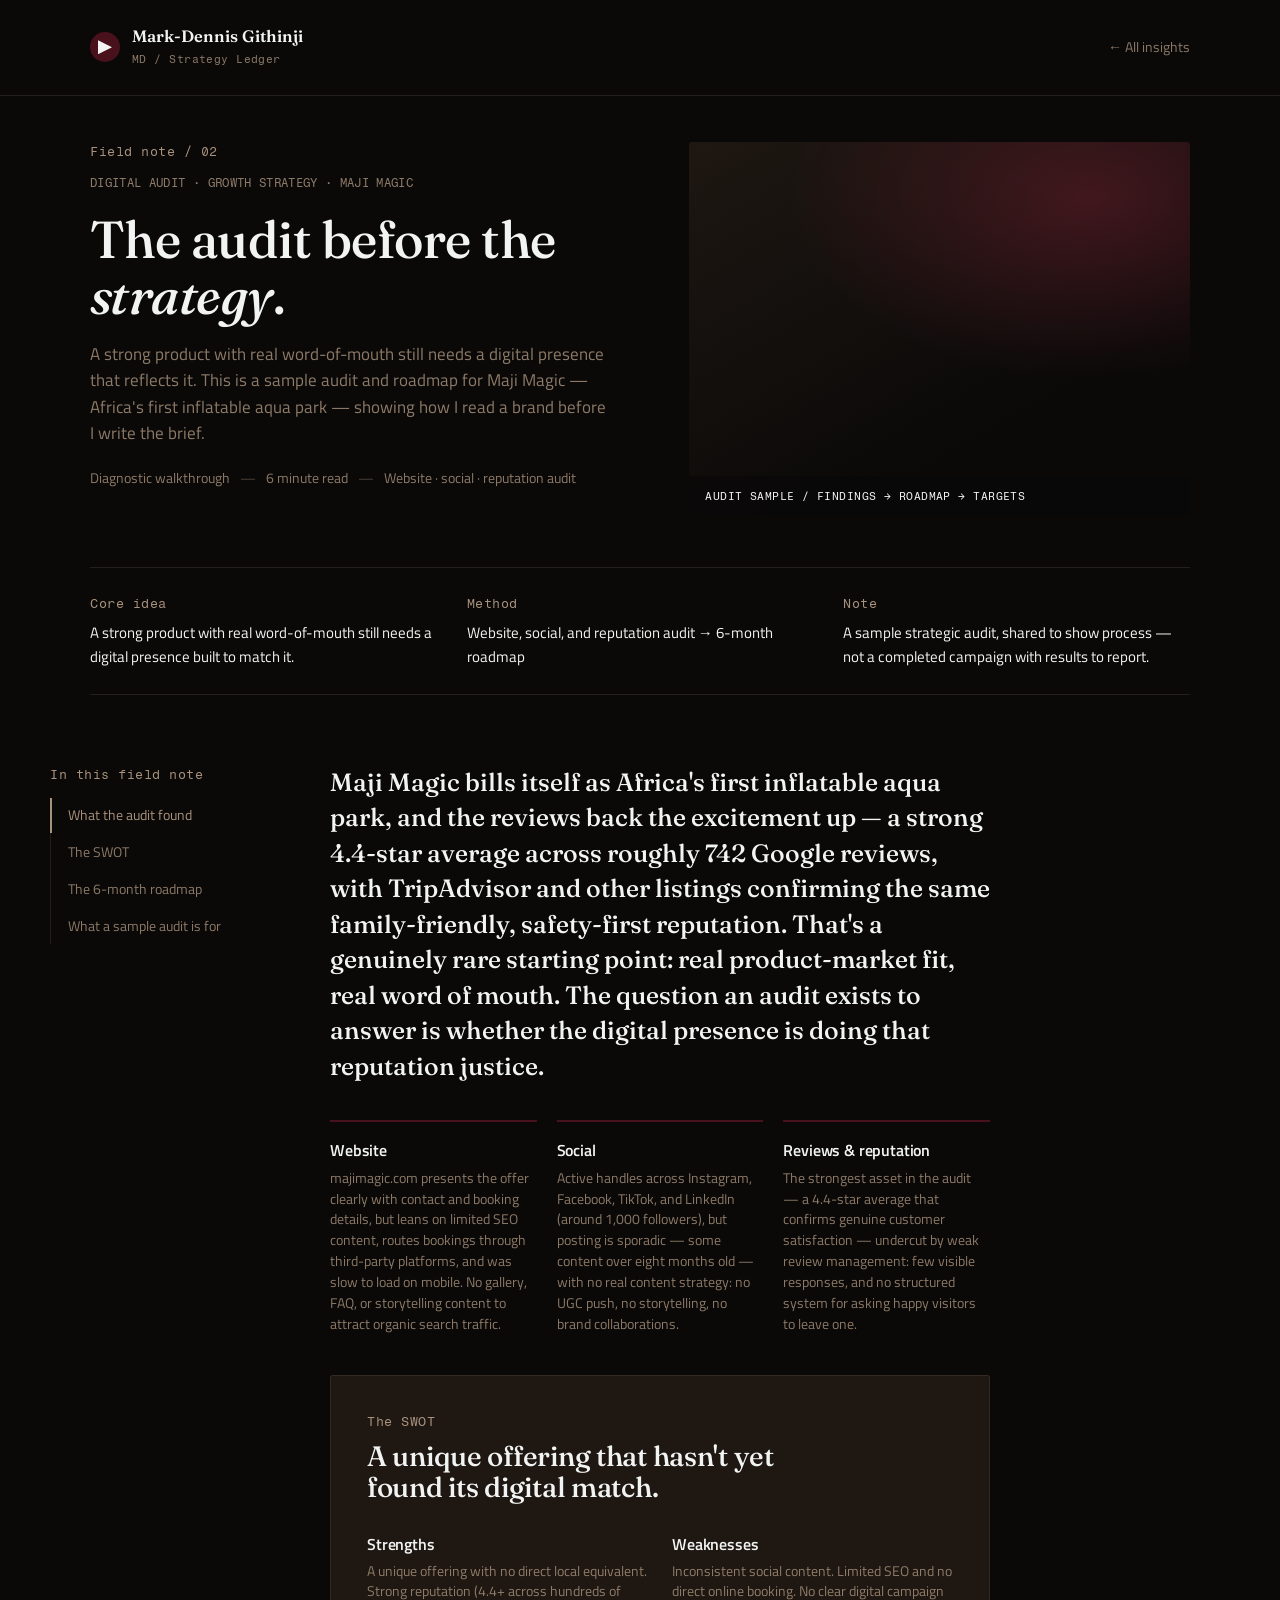
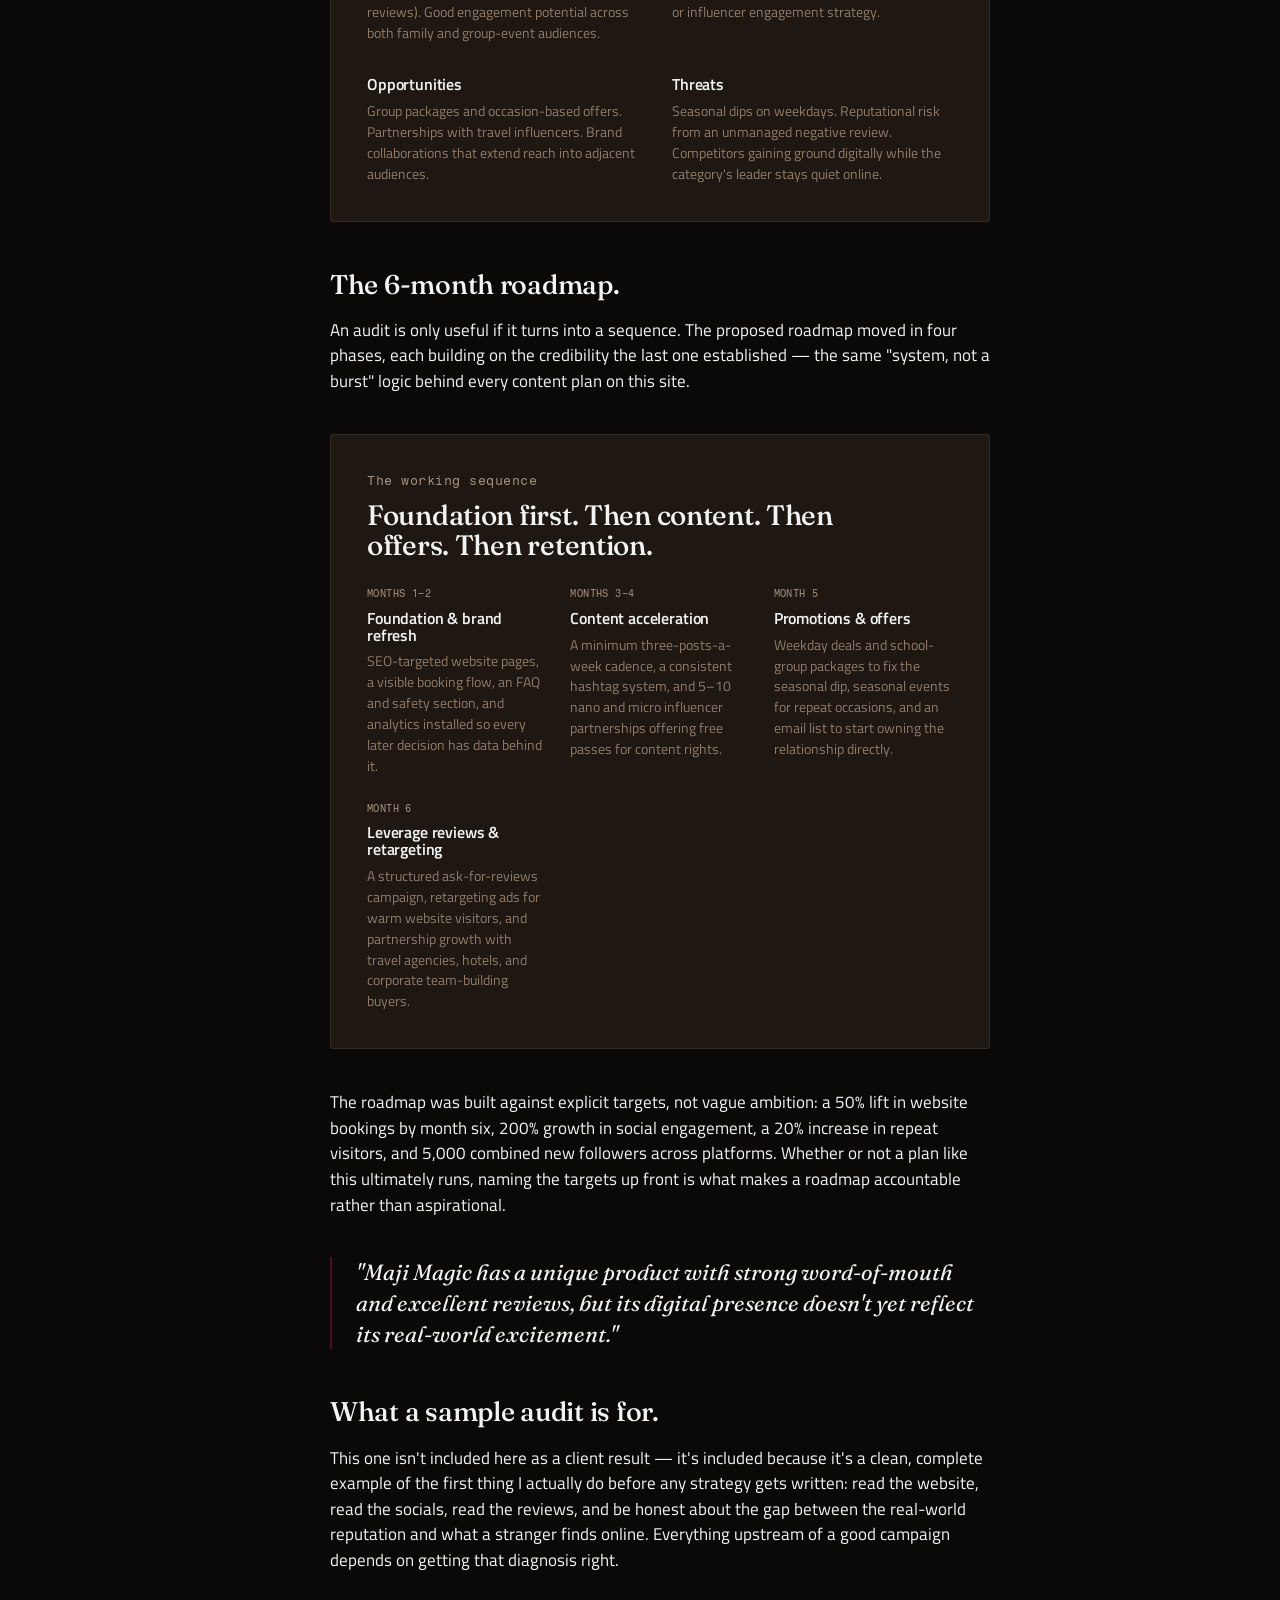
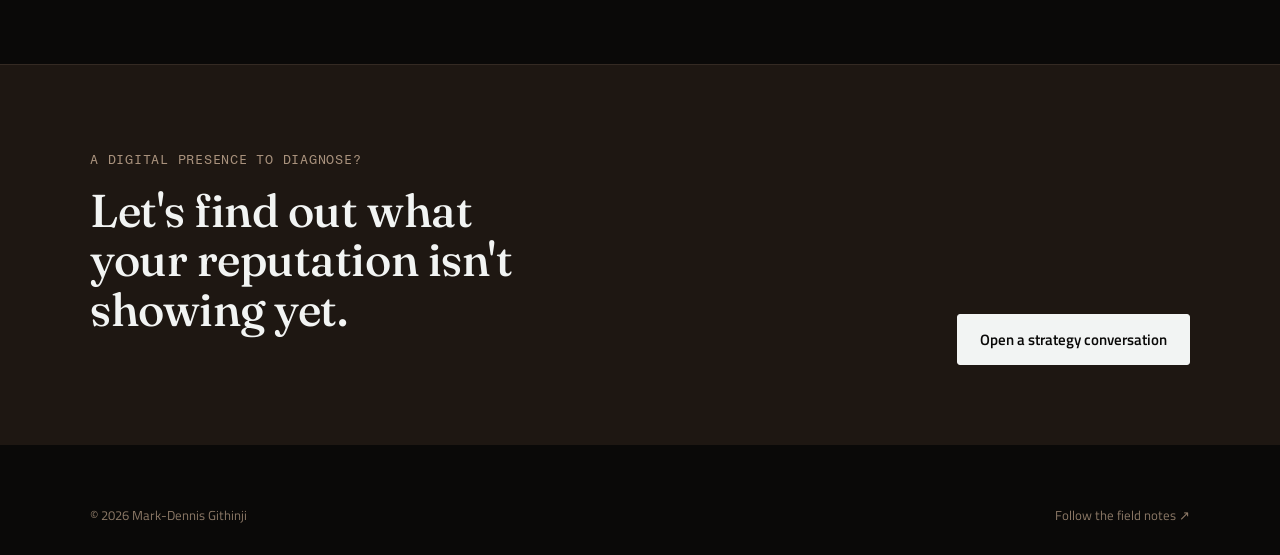
<file: maji-magic-digital-audit.html>
<!DOCTYPE html>
<html lang="en">
<head>
<meta charset="UTF-8">
<meta name="viewport" content="width=device-width, initial-scale=1.0">
<link rel="icon" type="image/svg+xml" href="../favicon.svg">
<title>The Audit Before the Strategy — A Maji Magic Diagnostic | Mark-Dennis Githinji</title>
<meta name="description" content="A sample digital audit and 6-month roadmap for Maji Magic, Africa's first inflatable aqua park — showing how I read a brand's digital presence before I write the brief.">
<link rel="canonical" href="https://markdennisgithinji.com/insights/maji-magic-digital-audit.html">
<meta property="og:type" content="article">
<meta property="og:title" content="The audit before the strategy: a Maji Magic diagnostic">
<meta property="og:description" content="A strong product with real word-of-mouth still needs a digital presence that reflects it — a sample audit and roadmap walkthrough.">
<meta property="og:url" content="https://markdennisgithinji.com/insights/maji-magic-digital-audit.html">
<link rel="stylesheet" href="../styles.css">
<script type="application/ld+json">
{
  "@context": "https://schema.org",
  "@type": "Article",
  "headline": "The audit before the strategy: a Maji Magic diagnostic",
  "author": {"@type":"Person","name":"Mark-Dennis Githinji"}
}
</script>
</head>
<body>

<header class="site-header">
  <div class="wrap">
    <a href="../index.html" class="brand">
      <span class="brand-mark" aria-hidden="true"></span>
      <span class="brand-text"><span class="brand-name">Mark-Dennis Githinji</span><br><span class="brand-role">MD / Strategy Ledger</span></span>
    </a>
    <a href="../index.html#insights" class="back-link">← All insights</a>
  </div>
</header>

<section class="article-hero">
  <div class="wrap article-hero-grid">
    <div>
      <p class="article-kicker">Field note / 02</p>
      <p class="article-tags">Digital audit · Growth strategy · Maji Magic</p>
      <h1>The audit before the <em>strategy</em>.</h1>
      <p class="lede">A strong product with real word-of-mouth still needs a digital presence that reflects it. This is a sample audit and roadmap for Maji Magic — Africa's first inflatable aqua park — showing how I read a brand before I write the brief.</p>
      <p class="article-meta-line">
        <span>Diagnostic walkthrough</span><span class="sep">—</span>
        <span>6 minute read</span><span class="sep">—</span>
        <span>Website · social · reputation audit</span>
      </p>
    </div>
    <div class="article-figure">
      <div class="article-figure-cap">Audit sample / findings → roadmap → targets</div>
    </div>
  </div>
</section>

<div class="wrap">
  <div class="meta-strip">
    <div><span class="section-label">Core idea</span><p class="val">A strong product with real word-of-mouth still needs a digital presence built to match it.</p></div>
    <div><span class="section-label">Method</span><p class="val">Website, social, and reputation audit → 6-month roadmap</p></div>
    <div><span class="section-label">Note</span><p class="val">A sample strategic audit, shared to show process — not a completed campaign with results to report.</p></div>
  </div>
</div>

<div class="wrap article-body-row">
  <nav class="toc">
    <span class="section-label">In this field note</span>
    <ul>
      <li><a href="#found">What the audit found</a></li>
      <li><a href="#swot">The SWOT</a></li>
      <li><a href="#roadmap">The 6-month roadmap</a></li>
      <li><a href="#for">What a sample audit is for</a></li>
    </ul>
  </nav>

  <article class="prose">
    <p class="lead" id="found">Maji Magic bills itself as Africa's first inflatable aqua park, and the reviews back the excitement up — a strong 4.4-star average across roughly 742 Google reviews, with TripAdvisor and other listings confirming the same family-friendly, safety-first reputation. That's a genuinely rare starting point: real product-market fit, real word of mouth. The question an audit exists to answer is whether the digital presence is doing that reputation justice.</p>

    <div class="trio reveal">
      <div class="trio-item"><h4>Website</h4><p>majimagic.com presents the offer clearly with contact and booking details, but leans on limited SEO content, routes bookings through third-party platforms, and was slow to load on mobile. No gallery, FAQ, or storytelling content to attract organic search traffic.</p></div>
      <div class="trio-item"><h4>Social</h4><p>Active handles across Instagram, Facebook, TikTok, and LinkedIn (around 1,000 followers), but posting is sporadic — some content over eight months old — with no real content strategy: no UGC push, no storytelling, no brand collaborations.</p></div>
      <div class="trio-item"><h4>Reviews &amp; reputation</h4><p>The strongest asset in the audit — a 4.4-star average that confirms genuine customer satisfaction — undercut by weak review management: few visible responses, and no structured system for asking happy visitors to leave one.</p></div>
    </div>

    <div class="framework-box reveal" id="swot">
      <span class="section-label">The SWOT</span>
      <h3>A unique offering that hasn't yet found its digital match.</h3>
      <div class="framework-grid two">
        <div class="framework-item"><h4>Strengths</h4><p>A unique offering with no direct local equivalent. Strong reputation (4.4+ across hundreds of reviews). Good engagement potential across both family and group-event audiences.</p></div>
        <div class="framework-item"><h4>Weaknesses</h4><p>Inconsistent social content. Limited SEO and no direct online booking. No clear digital campaign or influencer engagement strategy.</p></div>
        <div class="framework-item"><h4>Opportunities</h4><p>Group packages and occasion-based offers. Partnerships with travel influencers. Brand collaborations that extend reach into adjacent audiences.</p></div>
        <div class="framework-item"><h4>Threats</h4><p>Seasonal dips on weekdays. Reputational risk from an unmanaged negative review. Competitors gaining ground digitally while the category's leader stays quiet online.</p></div>
      </div>
    </div>

    <h2 id="roadmap">The 6-month roadmap.</h2>
    <p>An audit is only useful if it turns into a sequence. The proposed roadmap moved in four phases, each building on the credibility the last one established — the same "system, not a burst" logic behind every content plan on this site.</p>

    <div class="framework-box reveal">
      <span class="section-label">The working sequence</span>
      <h3>Foundation first. Then content. Then offers. Then retention.</h3>
      <div class="framework-grid">
        <div class="framework-item"><span class="step-tag">Months 1–2</span><h4>Foundation &amp; brand refresh</h4><p>SEO-targeted website pages, a visible booking flow, an FAQ and safety section, and analytics installed so every later decision has data behind it.</p></div>
        <div class="framework-item"><span class="step-tag">Months 3–4</span><h4>Content acceleration</h4><p>A minimum three-posts-a-week cadence, a consistent hashtag system, and 5–10 nano and micro influencer partnerships offering free passes for content rights.</p></div>
        <div class="framework-item"><span class="step-tag">Month 5</span><h4>Promotions &amp; offers</h4><p>Weekday deals and school-group packages to fix the seasonal dip, seasonal events for repeat occasions, and an email list to start owning the relationship directly.</p></div>
        <div class="framework-item"><span class="step-tag">Month 6</span><h4>Leverage reviews &amp; retargeting</h4><p>A structured ask-for-reviews campaign, retargeting ads for warm website visitors, and partnership growth with travel agencies, hotels, and corporate team-building buyers.</p></div>
      </div>
    </div>

    <p>The roadmap was built against explicit targets, not vague ambition: a 50% lift in website bookings by month six, 200% growth in social engagement, a 20% increase in repeat visitors, and 5,000 combined new followers across platforms. Whether or not a plan like this ultimately runs, naming the targets up front is what makes a roadmap accountable rather than aspirational.</p>

    <blockquote class="pull reveal">"Maji Magic has a unique product with strong word-of-mouth and excellent reviews, but its digital presence doesn't yet reflect its real-world excitement."</blockquote>

    <h2 id="for">What a sample audit is for.</h2>
    <p>This one isn't included here as a client result — it's included because it's a clean, complete example of the first thing I actually do before any strategy gets written: read the website, read the socials, read the reviews, and be honest about the gap between the real-world reputation and what a stranger finds online. Everything upstream of a good campaign depends on getting that diagnosis right.</p>
  </article>
</div>

<section class="closing">
  <div class="wrap">
    <span class="eyebrow">A digital presence to diagnose?</span>
    <div class="closing-row">
      <h2>Let's find out what your reputation isn't showing yet.</h2>
      <a href="mailto:mmg.dennis@gmail.com" class="btn on-rust">Open a strategy conversation</a>
    </div>
  </div>
</section>

<section class="contact-strip">
  <div class="wrap">
    <div class="site-footer" style="border-top:none;margin-top:0;padding-top:0;">
      <span>© 2026 Mark-Dennis Githinji</span>
      <a href="../index.html#insights">Follow the field notes ↗</a>
    </div>
  </div>
</section>

<script src="../script.js"></script>
</body>
</html>
</file>
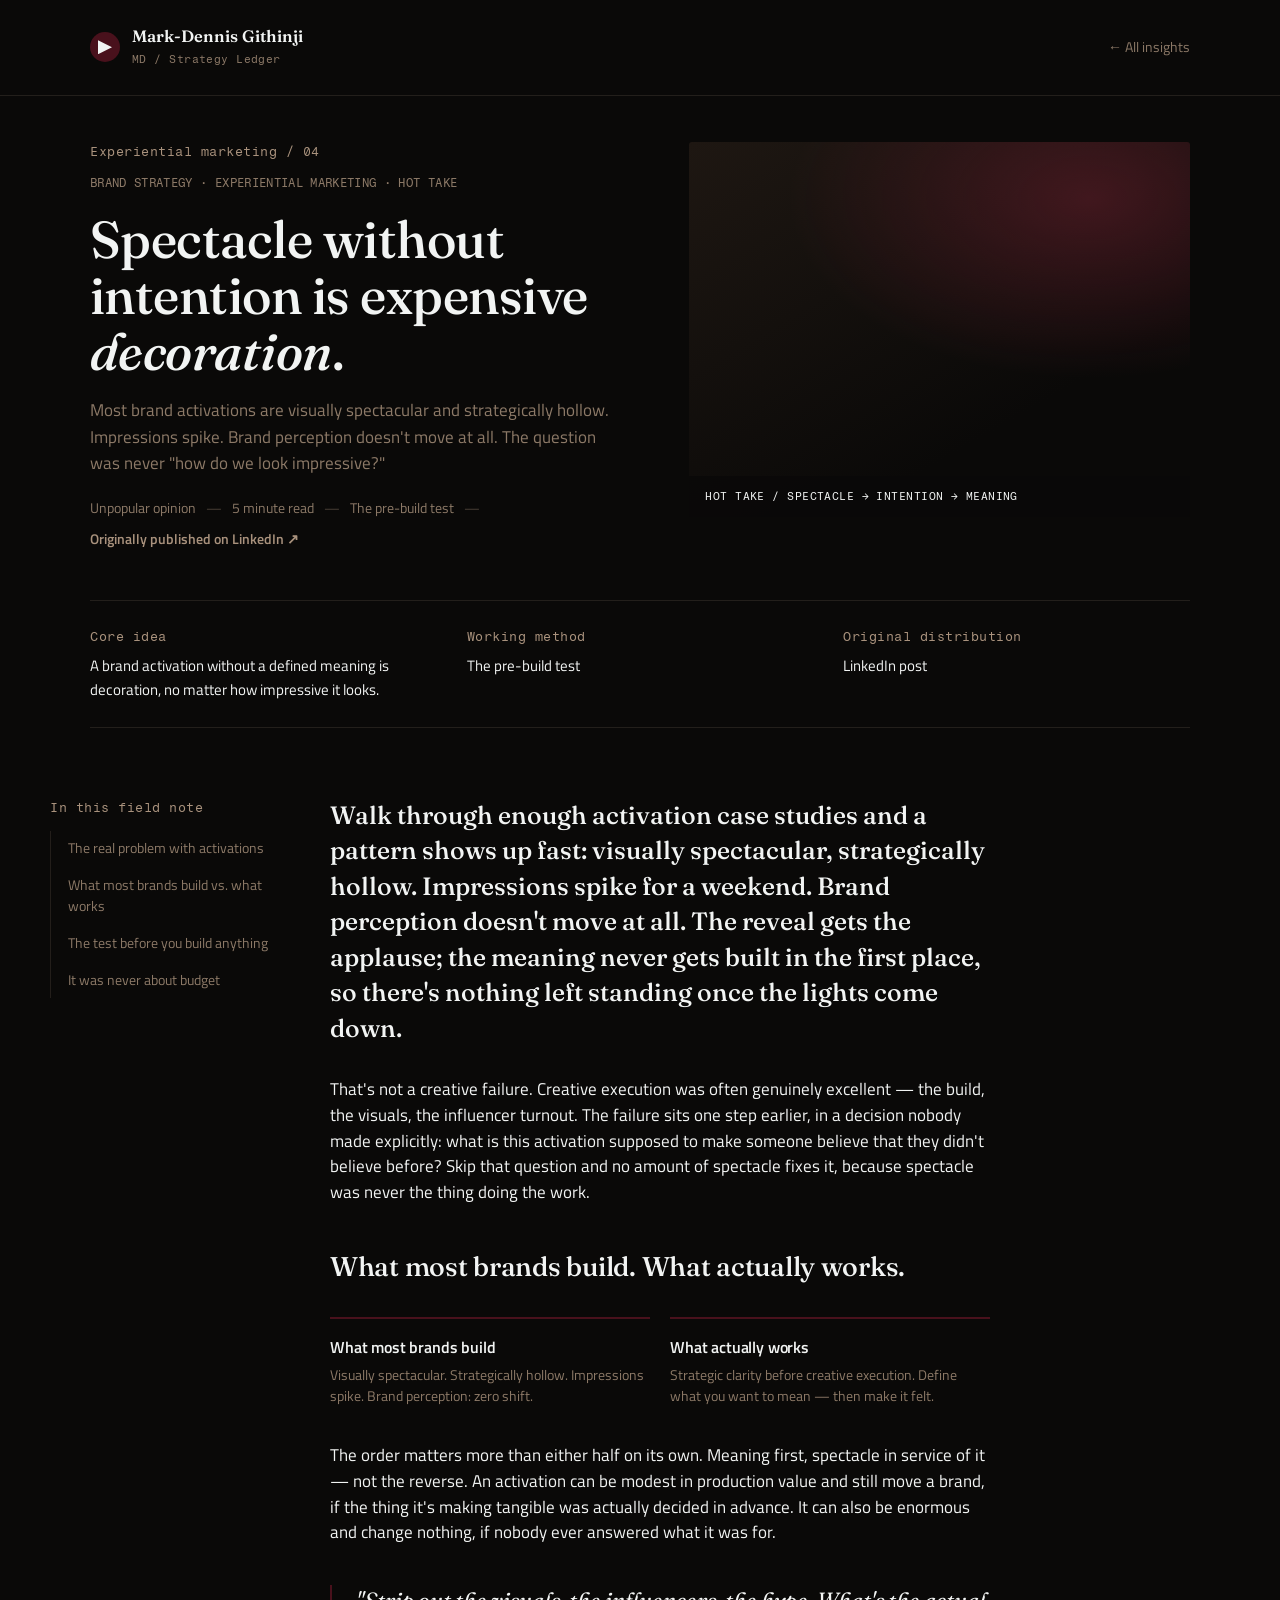
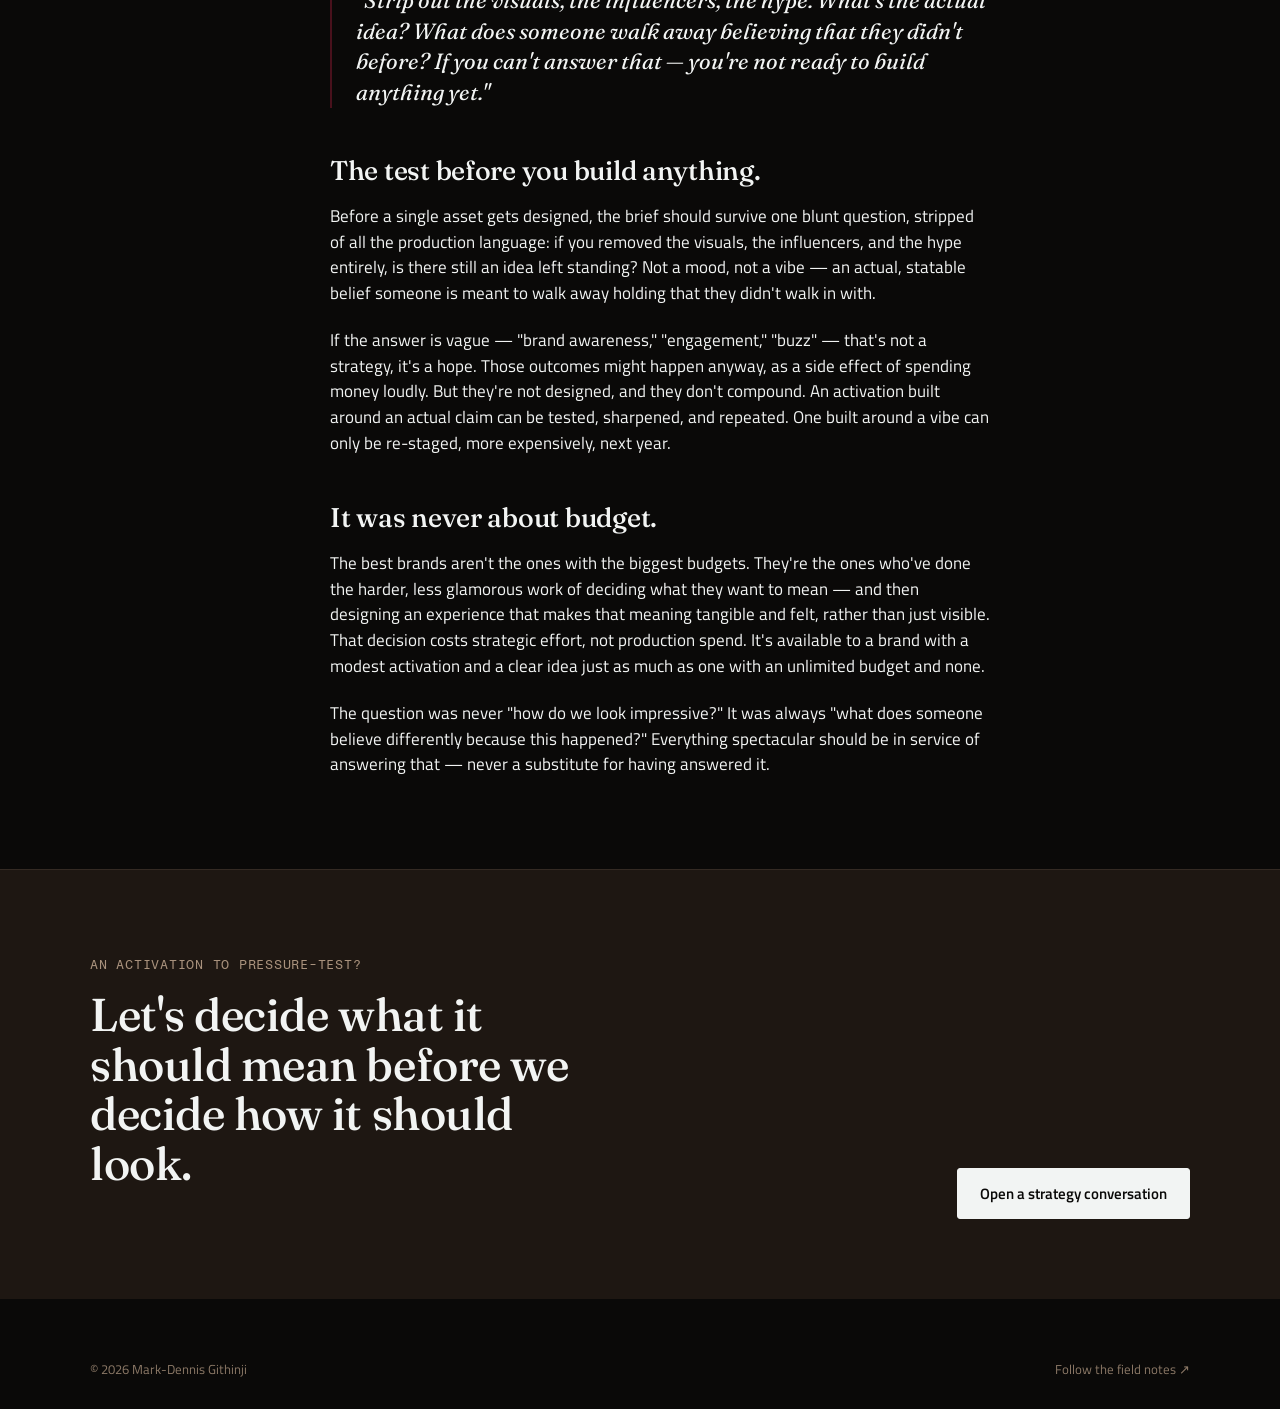
<file: spectacle-without-intention.html>
<!DOCTYPE html>
<html lang="en">
<head>
<meta charset="UTF-8">
<meta name="viewport" content="width=device-width, initial-scale=1.0">
<link rel="icon" type="image/svg+xml" href="../favicon.svg">
<title>Spectacle Without Intention Is Expensive Decoration | Mark-Dennis Githinji</title>
<meta name="description" content="Most brand activations are visually spectacular and strategically hollow. Impressions spike. Brand perception doesn't move at all. Here's the test before you build anything.">
<link rel="canonical" href="https://markdennisgithinji.com/insights/spectacle-without-intention.html">
<meta property="og:type" content="article">
<meta property="og:title" content="Spectacle without intention is expensive decoration">
<meta property="og:description" content="The best brands aren't the ones with the biggest budgets. They're the ones who've done the harder work of defining what they want to mean.">
<meta property="og:url" content="https://markdennisgithinji.com/insights/spectacle-without-intention.html">
<link rel="stylesheet" href="../styles.css">
<script type="application/ld+json">
{
  "@context": "https://schema.org",
  "@type": "Article",
  "headline": "Spectacle without intention is expensive decoration",
  "author": {"@type":"Person","name":"Mark-Dennis Githinji"}
}
</script>
</head>
<body>

<header class="site-header">
  <div class="wrap">
    <a href="../index.html" class="brand">
      <span class="brand-mark" aria-hidden="true"></span>
      <span class="brand-text"><span class="brand-name">Mark-Dennis Githinji</span><br><span class="brand-role">MD / Strategy Ledger</span></span>
    </a>
    <a href="../index.html#insights" class="back-link">← All insights</a>
  </div>
</header>

<section class="article-hero">
  <div class="wrap article-hero-grid">
    <div>
      <p class="article-kicker">Experiential marketing / 04</p>
      <p class="article-tags">Brand strategy · Experiential marketing · Hot take</p>
      <h1>Spectacle without intention is expensive <em>decoration</em>.</h1>
      <p class="lede">Most brand activations are visually spectacular and strategically hollow. Impressions spike. Brand perception doesn't move at all. The question was never "how do we look impressive?"</p>
      <p class="article-meta-line">
        <span>Unpopular opinion</span><span class="sep">—</span>
        <span>5 minute read</span><span class="sep">—</span>
        <span>The pre-build test</span><span class="sep">—</span>
        <a href="https://www.linkedin.com/posts/mark-dennis-munene_hottake-experientialmarketing-brandstrategy-activity-7467817457664131072-DhDd" target="_blank" rel="noopener">Originally published on LinkedIn ↗</a>
      </p>
    </div>
    <div class="article-figure">
      <div class="article-figure-cap">Hot take / spectacle → intention → meaning</div>
    </div>
  </div>
</section>

<div class="wrap">
  <div class="meta-strip">
    <div><span class="section-label">Core idea</span><p class="val">A brand activation without a defined meaning is decoration, no matter how impressive it looks.</p></div>
    <div><span class="section-label">Working method</span><p class="val">The pre-build test</p></div>
    <div><span class="section-label">Original distribution</span><p class="val">LinkedIn post</p></div>
  </div>
</div>

<div class="wrap article-body-row">
  <nav class="toc">
    <span class="section-label">In this field note</span>
    <ul>
      <li><a href="#problem">The real problem with activations</a></li>
      <li><a href="#gap">What most brands build vs. what works</a></li>
      <li><a href="#test">The test before you build anything</a></li>
      <li><a href="#budget">It was never about budget</a></li>
    </ul>
  </nav>

  <article class="prose">
    <p class="lead" id="problem">Walk through enough activation case studies and a pattern shows up fast: visually spectacular, strategically hollow. Impressions spike for a weekend. Brand perception doesn't move at all. The reveal gets the applause; the meaning never gets built in the first place, so there's nothing left standing once the lights come down.</p>
    <p>That's not a creative failure. Creative execution was often genuinely excellent — the build, the visuals, the influencer turnout. The failure sits one step earlier, in a decision nobody made explicitly: what is this activation supposed to make someone believe that they didn't believe before? Skip that question and no amount of spectacle fixes it, because spectacle was never the thing doing the work.</p>

    <h2 id="gap">What most brands build. What actually works.</h2>
    <div class="trio" style="grid-template-columns:1fr 1fr;">
      <div class="trio-item"><h4>What most brands build</h4><p>Visually spectacular. Strategically hollow. Impressions spike. Brand perception: zero shift.</p></div>
      <div class="trio-item"><h4>What actually works</h4><p>Strategic clarity before creative execution. Define what you want to mean — then make it felt.</p></div>
    </div>
    <p>The order matters more than either half on its own. Meaning first, spectacle in service of it — not the reverse. An activation can be modest in production value and still move a brand, if the thing it's making tangible was actually decided in advance. It can also be enormous and change nothing, if nobody ever answered what it was for.</p>

    <blockquote class="pull reveal">"Strip out the visuals, the influencers, the hype. What's the actual idea? What does someone walk away believing that they didn't before? If you can't answer that — you're not ready to build anything yet."</blockquote>

    <h2 id="test">The test before you build anything.</h2>
    <p>Before a single asset gets designed, the brief should survive one blunt question, stripped of all the production language: if you removed the visuals, the influencers, and the hype entirely, is there still an idea left standing? Not a mood, not a vibe — an actual, statable belief someone is meant to walk away holding that they didn't walk in with.</p>
    <p>If the answer is vague — "brand awareness," "engagement," "buzz" — that's not a strategy, it's a hope. Those outcomes might happen anyway, as a side effect of spending money loudly. But they're not designed, and they don't compound. An activation built around an actual claim can be tested, sharpened, and repeated. One built around a vibe can only be re-staged, more expensively, next year.</p>

    <h2 id="budget">It was never about budget.</h2>
    <p>The best brands aren't the ones with the biggest budgets. They're the ones who've done the harder, less glamorous work of deciding what they want to mean — and then designing an experience that makes that meaning tangible and felt, rather than just visible. That decision costs strategic effort, not production spend. It's available to a brand with a modest activation and a clear idea just as much as one with an unlimited budget and none.</p>
    <p>The question was never "how do we look impressive?" It was always "what does someone believe differently because this happened?" Everything spectacular should be in service of answering that — never a substitute for having answered it.</p>
  </article>
</div>

<section class="closing">
  <div class="wrap">
    <span class="eyebrow">An activation to pressure-test?</span>
    <div class="closing-row">
      <h2>Let's decide what it should mean before we decide how it should look.</h2>
      <a href="mailto:mmg.dennis@gmail.com" class="btn on-rust">Open a strategy conversation</a>
    </div>
  </div>
</section>

<section class="contact-strip">
  <div class="wrap">
    <div class="site-footer" style="border-top:none;margin-top:0;padding-top:0;">
      <span>© 2026 Mark-Dennis Githinji</span>
      <a href="../index.html#insights">Follow the field notes ↗</a>
    </div>
  </div>
</section>

<script src="../script.js"></script>
</body>
</html>
</file>
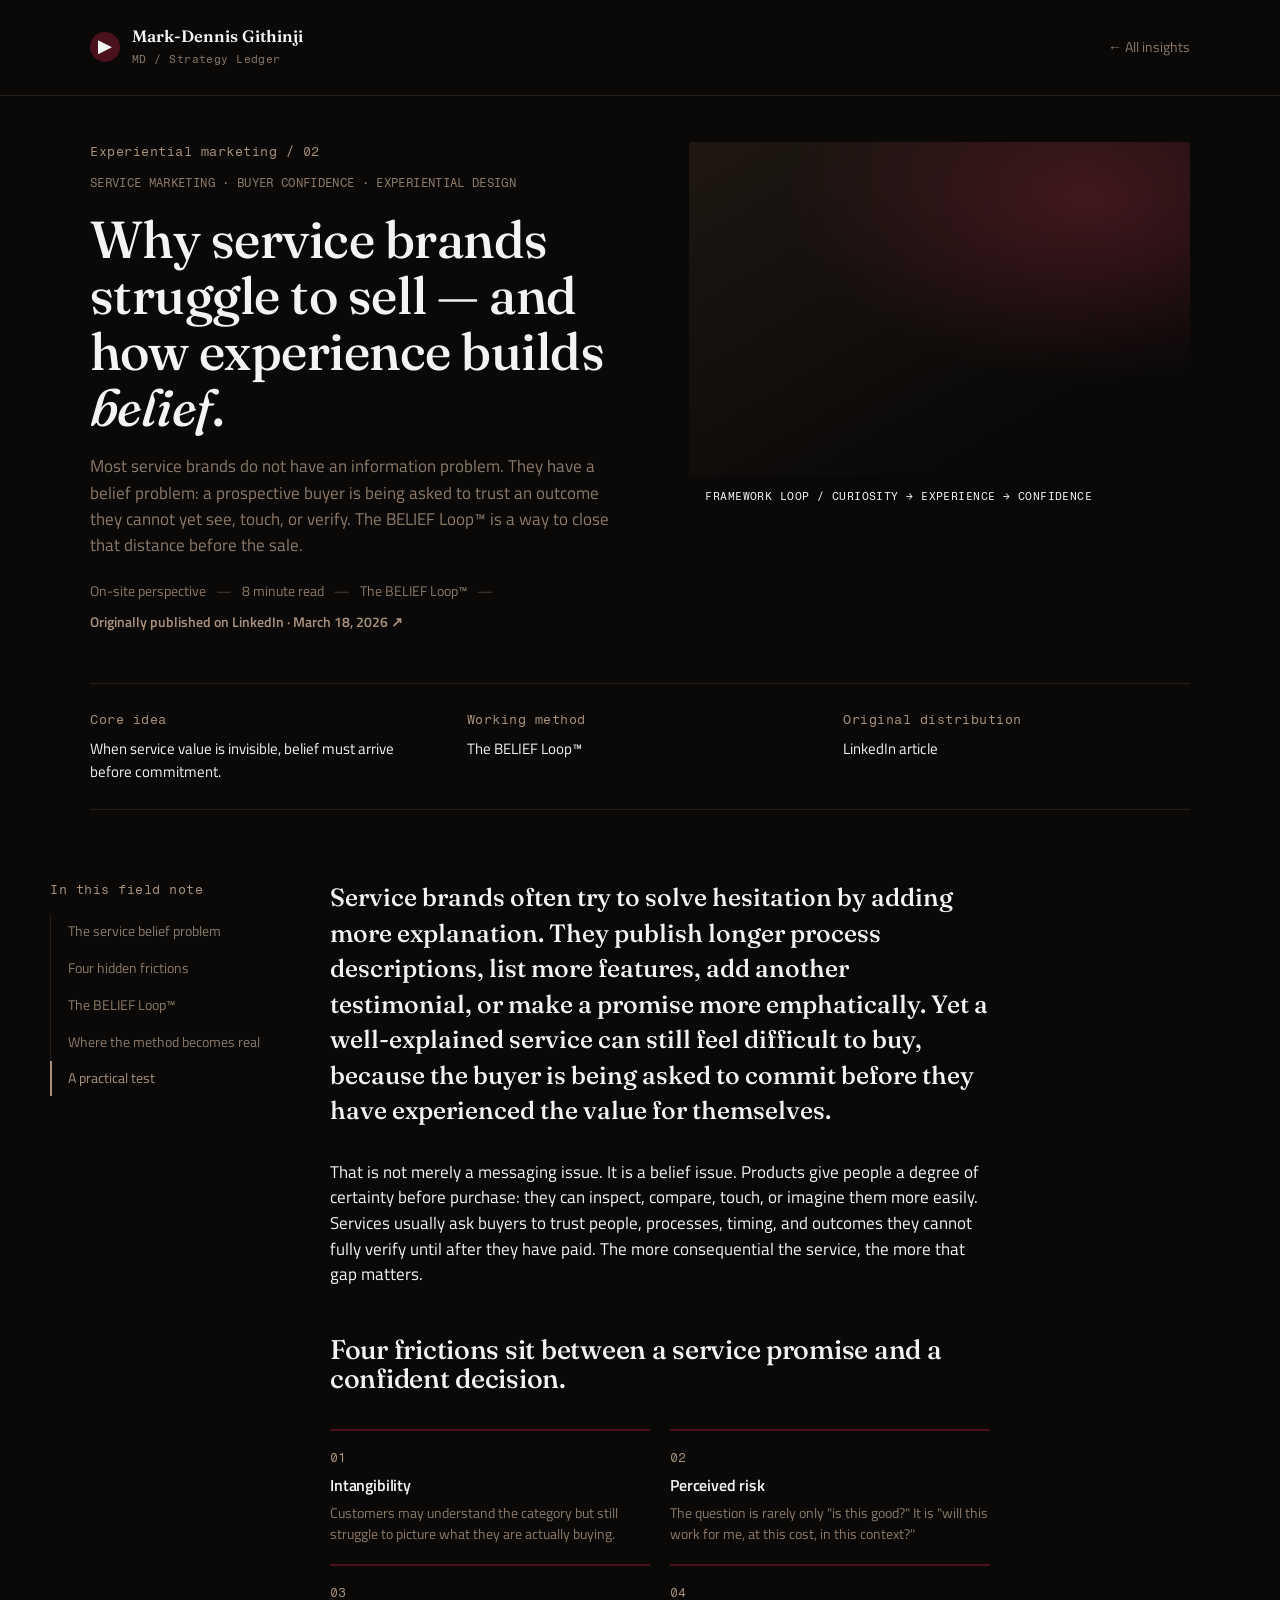
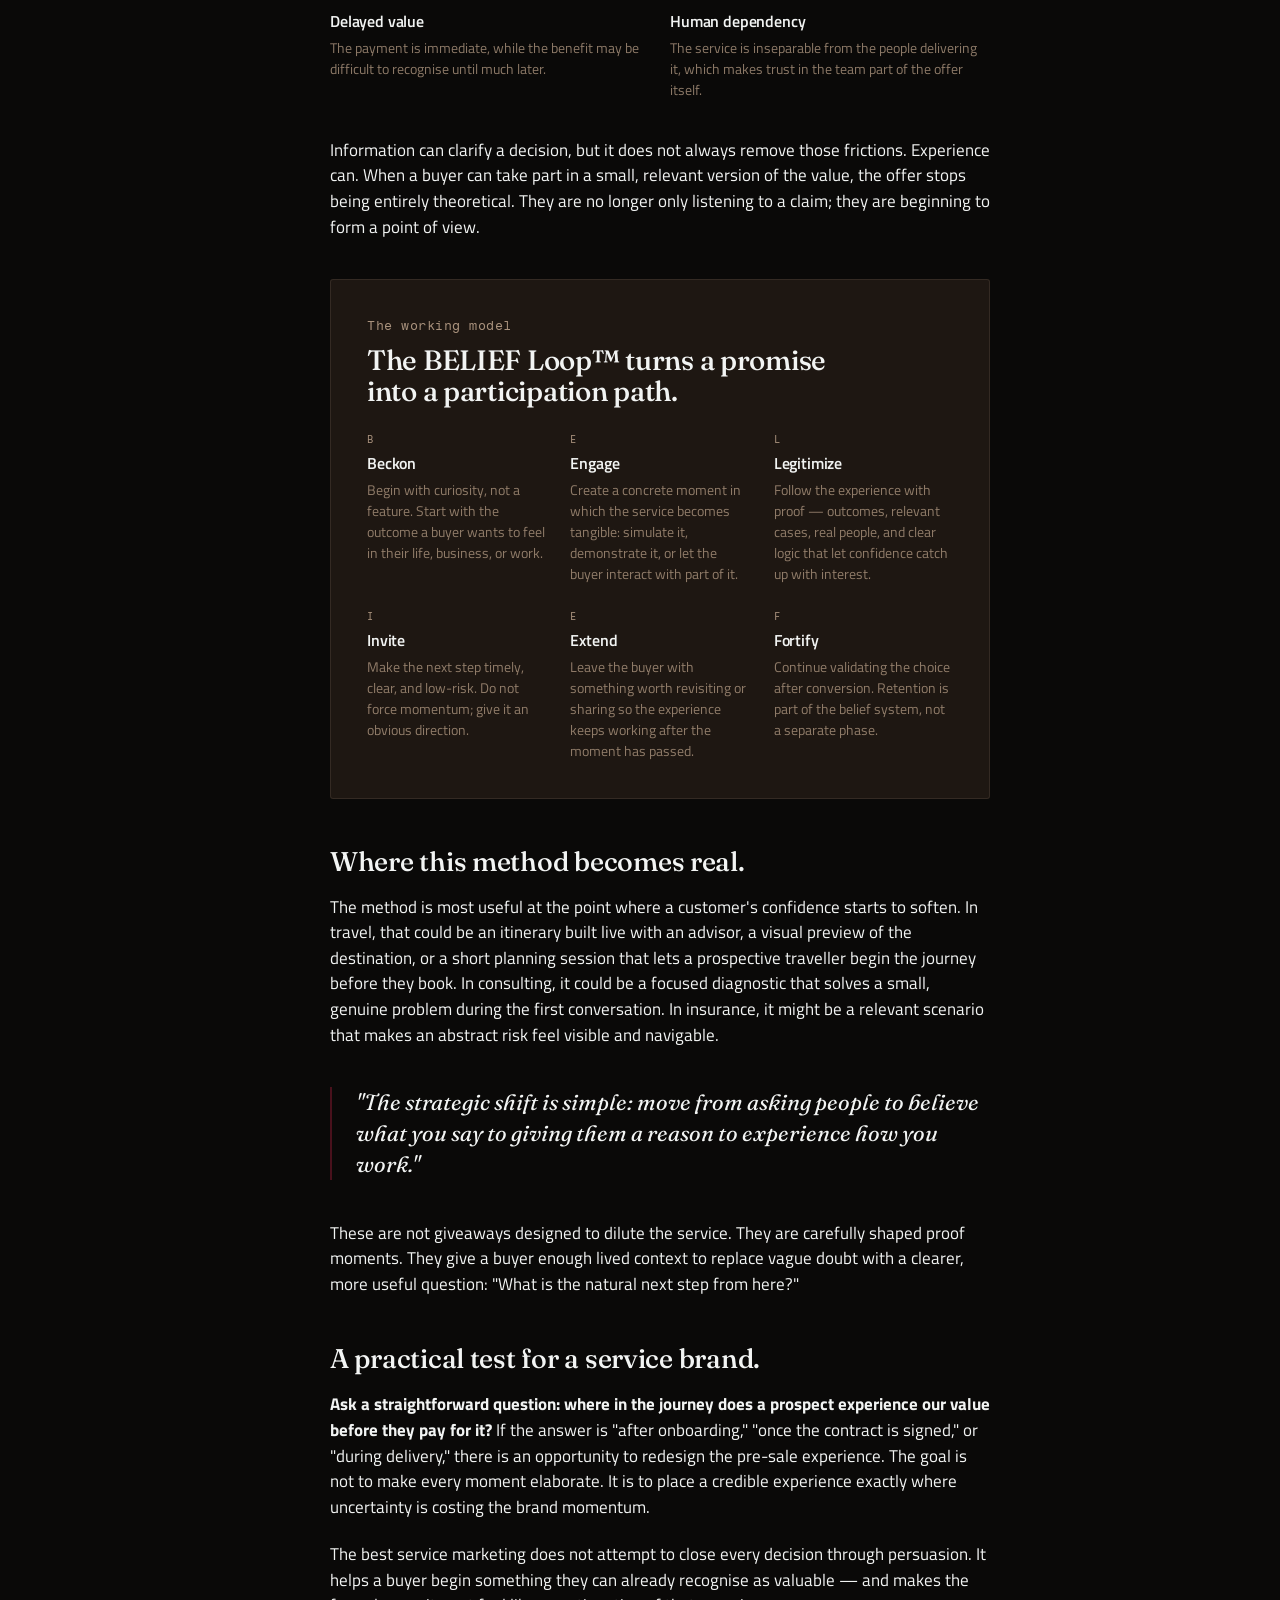
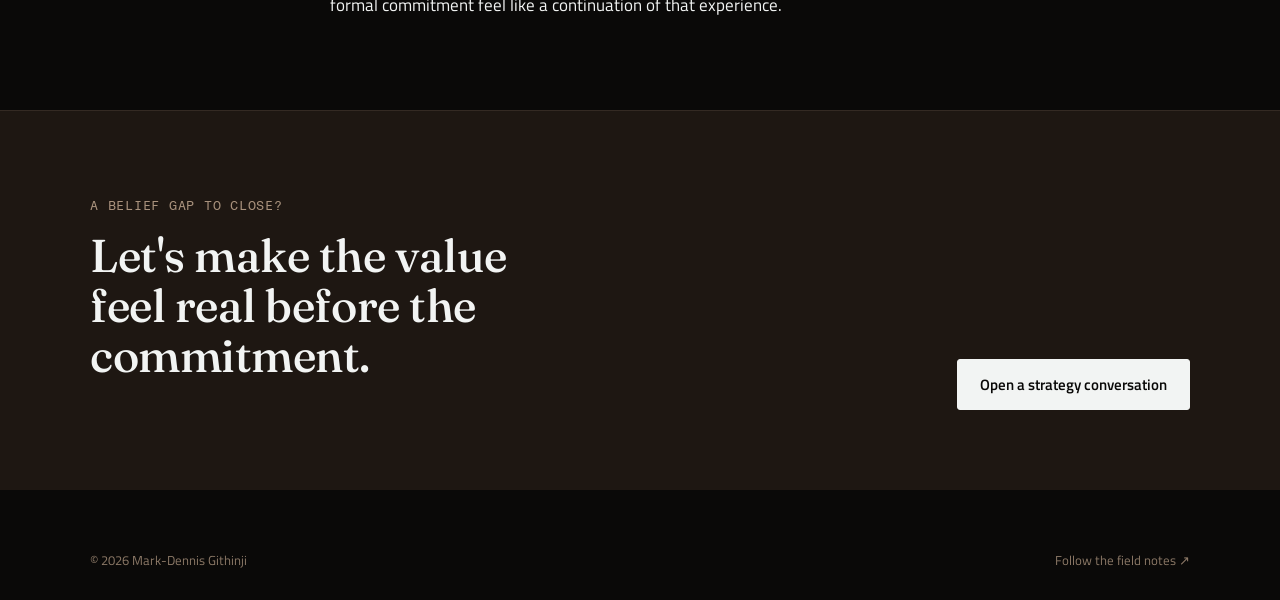
<file: insights/belief-loop-service-marketing.html>
<!DOCTYPE html>
<html lang="en">
<head>
<meta charset="UTF-8">
<meta name="viewport" content="width=device-width, initial-scale=1.0">
<link rel="icon" type="image/svg+xml" href="../favicon.svg">
<title>Why Service Brands Struggle to Sell — The BELIEF Loop™ | Mark-Dennis Githinji</title>
<meta name="description" content="Most service brands don't have an information problem. They have a belief problem. The BELIEF Loop™ is a way to close that distance before the sale.">
<link rel="canonical" href="https://markdennisgithinji.com/insights/belief-loop-service-marketing.html">
<meta property="og:type" content="article">
<meta property="og:title" content="Why service brands struggle to sell — and how experience builds belief">
<meta property="og:description" content="The BELIEF Loop™ is a way to close the distance between a service promise and a confident decision.">
<meta property="og:url" content="https://markdennisgithinji.com/insights/belief-loop-service-marketing.html">
<link rel="stylesheet" href="../styles.css">
<script type="application/ld+json">
{
  "@context": "https://schema.org",
  "@type": "Article",
  "headline": "Why service brands struggle to sell — and how experience builds belief",
  "author": {"@type":"Person","name":"Mark-Dennis Githinji"}
}
</script>
</head>
<body>

<header class="site-header">
  <div class="wrap">
    <a href="../index.html" class="brand">
      <span class="brand-mark" aria-hidden="true"></span>
      <span class="brand-text"><span class="brand-name">Mark-Dennis Githinji</span><br><span class="brand-role">MD / Strategy Ledger</span></span>
    </a>
    <a href="../index.html#insights" class="back-link">← All insights</a>
  </div>
</header>

<section class="article-hero">
  <div class="wrap article-hero-grid">
    <div>
      <p class="article-kicker">Experiential marketing / 02</p>
      <p class="article-tags">Service marketing · Buyer confidence · Experiential design</p>
      <h1>Why service brands struggle to sell — and how experience builds <em>belief</em>.</h1>
      <p class="lede">Most service brands do not have an information problem. They have a belief problem: a prospective buyer is being asked to trust an outcome they cannot yet see, touch, or verify. The BELIEF Loop™ is a way to close that distance before the sale.</p>
      <p class="article-meta-line">
        <span>On-site perspective</span><span class="sep">—</span>
        <span>8 minute read</span><span class="sep">—</span>
        <span>The BELIEF Loop™</span><span class="sep">—</span>
        <a href="#">Originally published on LinkedIn · March 18, 2026 ↗</a>
      </p>
    </div>
    <div class="article-figure">
      <div class="article-figure-cap">Framework loop / curiosity → experience → confidence</div>
    </div>
  </div>
</section>

<div class="wrap">
  <div class="meta-strip">
    <div><span class="section-label">Core idea</span><p class="val">When service value is invisible, belief must arrive before commitment.</p></div>
    <div><span class="section-label">Working method</span><p class="val">The BELIEF Loop™</p></div>
    <div><span class="section-label">Original distribution</span><p class="val">LinkedIn article</p></div>
  </div>
</div>

<div class="wrap article-body-row">
  <nav class="toc">
    <span class="section-label">In this field note</span>
    <ul>
      <li><a href="#problem">The service belief problem</a></li>
      <li><a href="#frictions">Four hidden frictions</a></li>
      <li><a href="#loop">The BELIEF Loop™</a></li>
      <li><a href="#real">Where the method becomes real</a></li>
      <li><a href="#test">A practical test</a></li>
    </ul>
  </nav>

  <article class="prose">
    <p class="lead" id="problem">Service brands often try to solve hesitation by adding more explanation. They publish longer process descriptions, list more features, add another testimonial, or make a promise more emphatically. Yet a well-explained service can still feel difficult to buy, because the buyer is being asked to commit before they have experienced the value for themselves.</p>
    <p>That is not merely a messaging issue. It is a belief issue. Products give people a degree of certainty before purchase: they can inspect, compare, touch, or imagine them more easily. Services usually ask buyers to trust people, processes, timing, and outcomes they cannot fully verify until after they have paid. The more consequential the service, the more that gap matters.</p>

    <h2 id="frictions">Four frictions sit between a service promise and a confident decision.</h2>
    <div class="trio" style="grid-template-columns:repeat(2,1fr);">
      <div class="trio-item reveal"><span class="method-num">01</span><h4>Intangibility</h4><p>Customers may understand the category but still struggle to picture what they are actually buying.</p></div>
      <div class="trio-item reveal d1"><span class="method-num">02</span><h4>Perceived risk</h4><p>The question is rarely only "is this good?" It is "will this work for me, at this cost, in this context?"</p></div>
      <div class="trio-item reveal d2"><span class="method-num">03</span><h4>Delayed value</h4><p>The payment is immediate, while the benefit may be difficult to recognise until much later.</p></div>
      <div class="trio-item reveal d3"><span class="method-num">04</span><h4>Human dependency</h4><p>The service is inseparable from the people delivering it, which makes trust in the team part of the offer itself.</p></div>
    </div>
    <p>Information can clarify a decision, but it does not always remove those frictions. Experience can. When a buyer can take part in a small, relevant version of the value, the offer stops being entirely theoretical. They are no longer only listening to a claim; they are beginning to form a point of view.</p>

    <div class="framework-box reveal" id="loop">
      <span class="section-label">The working model</span>
      <h3>The BELIEF Loop™ turns a promise into a participation path.</h3>
      <div class="framework-grid">
        <div class="framework-item"><span class="step-tag">B</span><h4>Beckon</h4><p>Begin with curiosity, not a feature. Start with the outcome a buyer wants to feel in their life, business, or work.</p></div>
        <div class="framework-item"><span class="step-tag">E</span><h4>Engage</h4><p>Create a concrete moment in which the service becomes tangible: simulate it, demonstrate it, or let the buyer interact with part of it.</p></div>
        <div class="framework-item"><span class="step-tag">L</span><h4>Legitimize</h4><p>Follow the experience with proof — outcomes, relevant cases, real people, and clear logic that let confidence catch up with interest.</p></div>
        <div class="framework-item"><span class="step-tag">I</span><h4>Invite</h4><p>Make the next step timely, clear, and low-risk. Do not force momentum; give it an obvious direction.</p></div>
        <div class="framework-item"><span class="step-tag">E</span><h4>Extend</h4><p>Leave the buyer with something worth revisiting or sharing so the experience keeps working after the moment has passed.</p></div>
        <div class="framework-item"><span class="step-tag">F</span><h4>Fortify</h4><p>Continue validating the choice after conversion. Retention is part of the belief system, not a separate phase.</p></div>
      </div>
    </div>

    <h2 id="real">Where this method becomes real.</h2>
    <p>The method is most useful at the point where a customer's confidence starts to soften. In travel, that could be an itinerary built live with an advisor, a visual preview of the destination, or a short planning session that lets a prospective traveller begin the journey before they book. In consulting, it could be a focused diagnostic that solves a small, genuine problem during the first conversation. In insurance, it might be a relevant scenario that makes an abstract risk feel visible and navigable.</p>

    <blockquote class="pull reveal">"The strategic shift is simple: move from asking people to believe what you say to giving them a reason to experience how you work."</blockquote>

    <p>These are not giveaways designed to dilute the service. They are carefully shaped proof moments. They give a buyer enough lived context to replace vague doubt with a clearer, more useful question: "What is the natural next step from here?"</p>

    <h2 id="test">A practical test for a service brand.</h2>
    <p><strong>Ask a straightforward question: where in the journey does a prospect experience our value before they pay for it?</strong> If the answer is "after onboarding," "once the contract is signed," or "during delivery," there is an opportunity to redesign the pre-sale experience. The goal is not to make every moment elaborate. It is to place a credible experience exactly where uncertainty is costing the brand momentum.</p>
    <p>The best service marketing does not attempt to close every decision through persuasion. It helps a buyer begin something they can already recognise as valuable — and makes the formal commitment feel like a continuation of that experience.</p>
  </article>
</div>

<section class="closing">
  <div class="wrap">
    <span class="eyebrow">A belief gap to close?</span>
    <div class="closing-row">
      <h2>Let's make the value feel real before the commitment.</h2>
      <a href="mailto:mmg.dennis@gmail.com" class="btn on-rust">Open a strategy conversation</a>
    </div>
  </div>
</section>

<section class="contact-strip">
  <div class="wrap">
    <div class="site-footer" style="border-top:none;margin-top:0;padding-top:0;">
      <span>© 2026 Mark-Dennis Githinji</span>
      <a href="../index.html#insights">Follow the field notes ↗</a>
    </div>
  </div>
</section>

<script src="../script.js"></script>
</body>
</html>
</file>
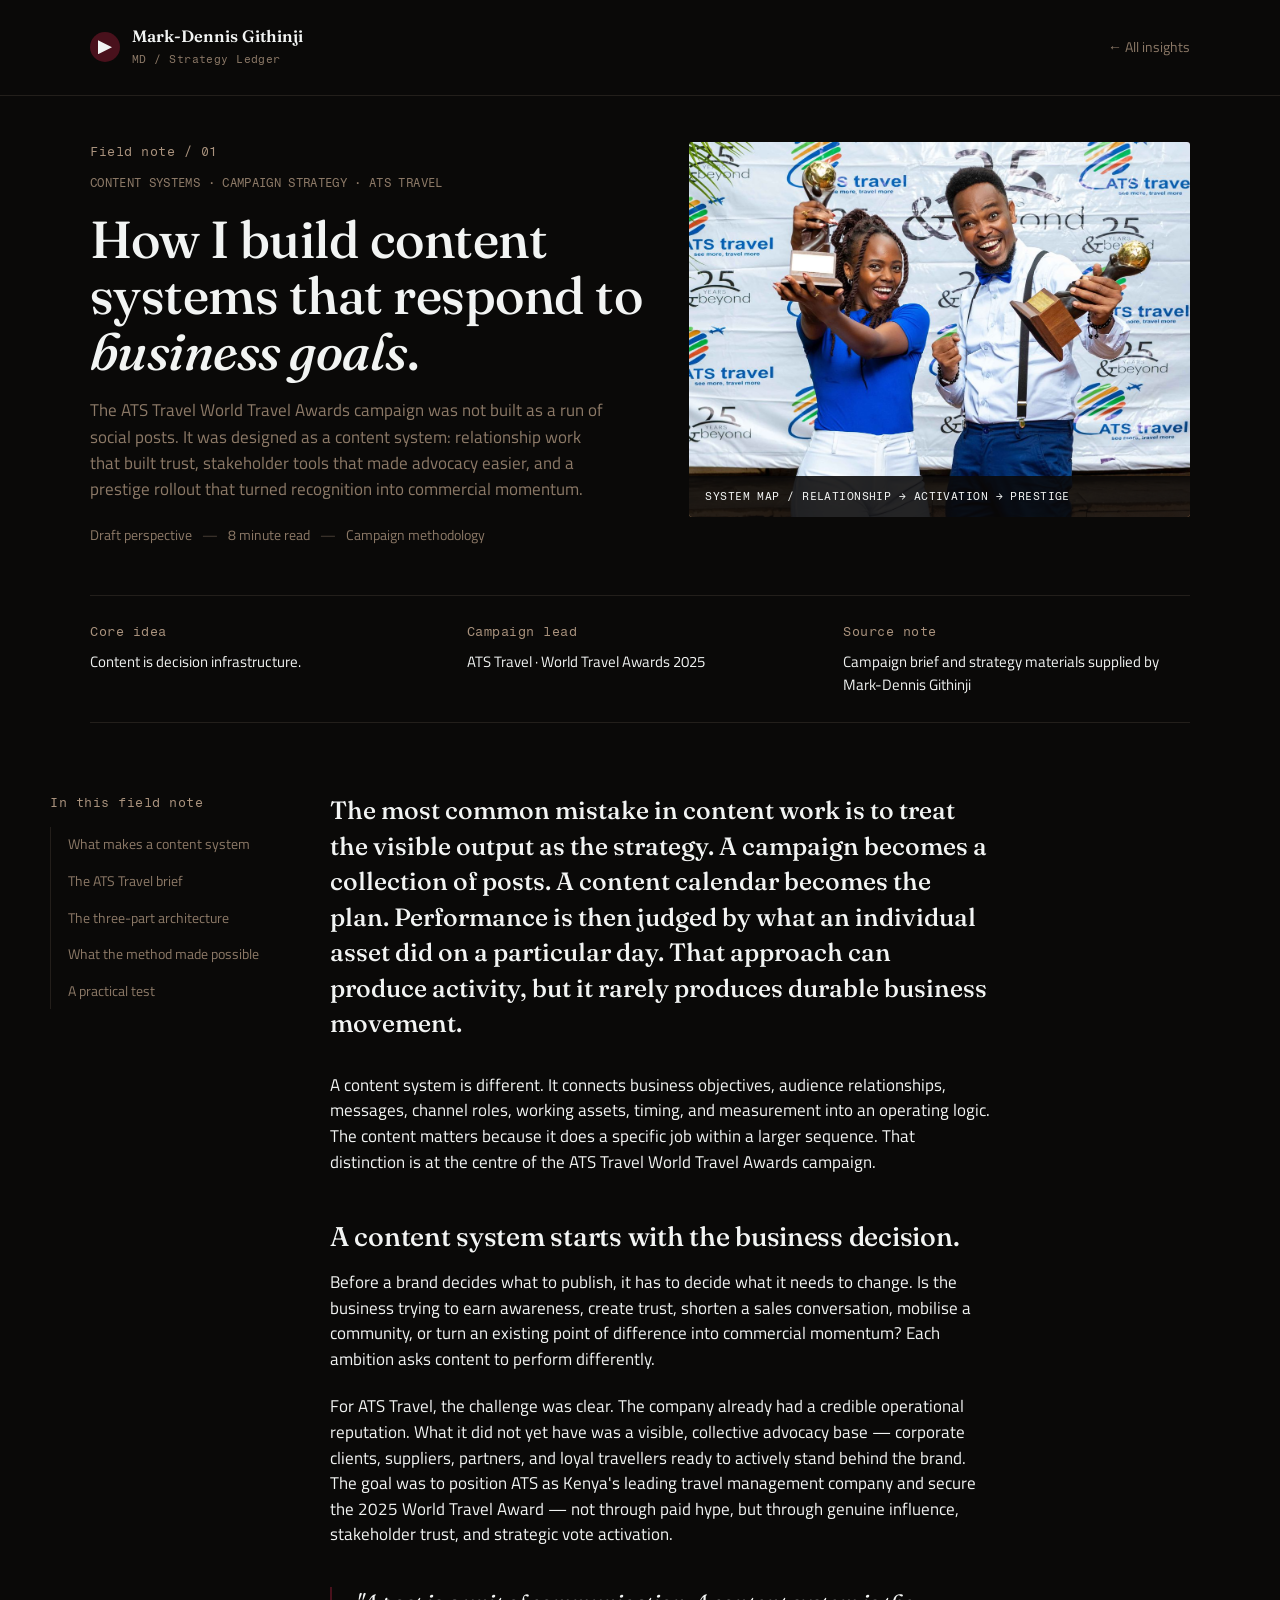
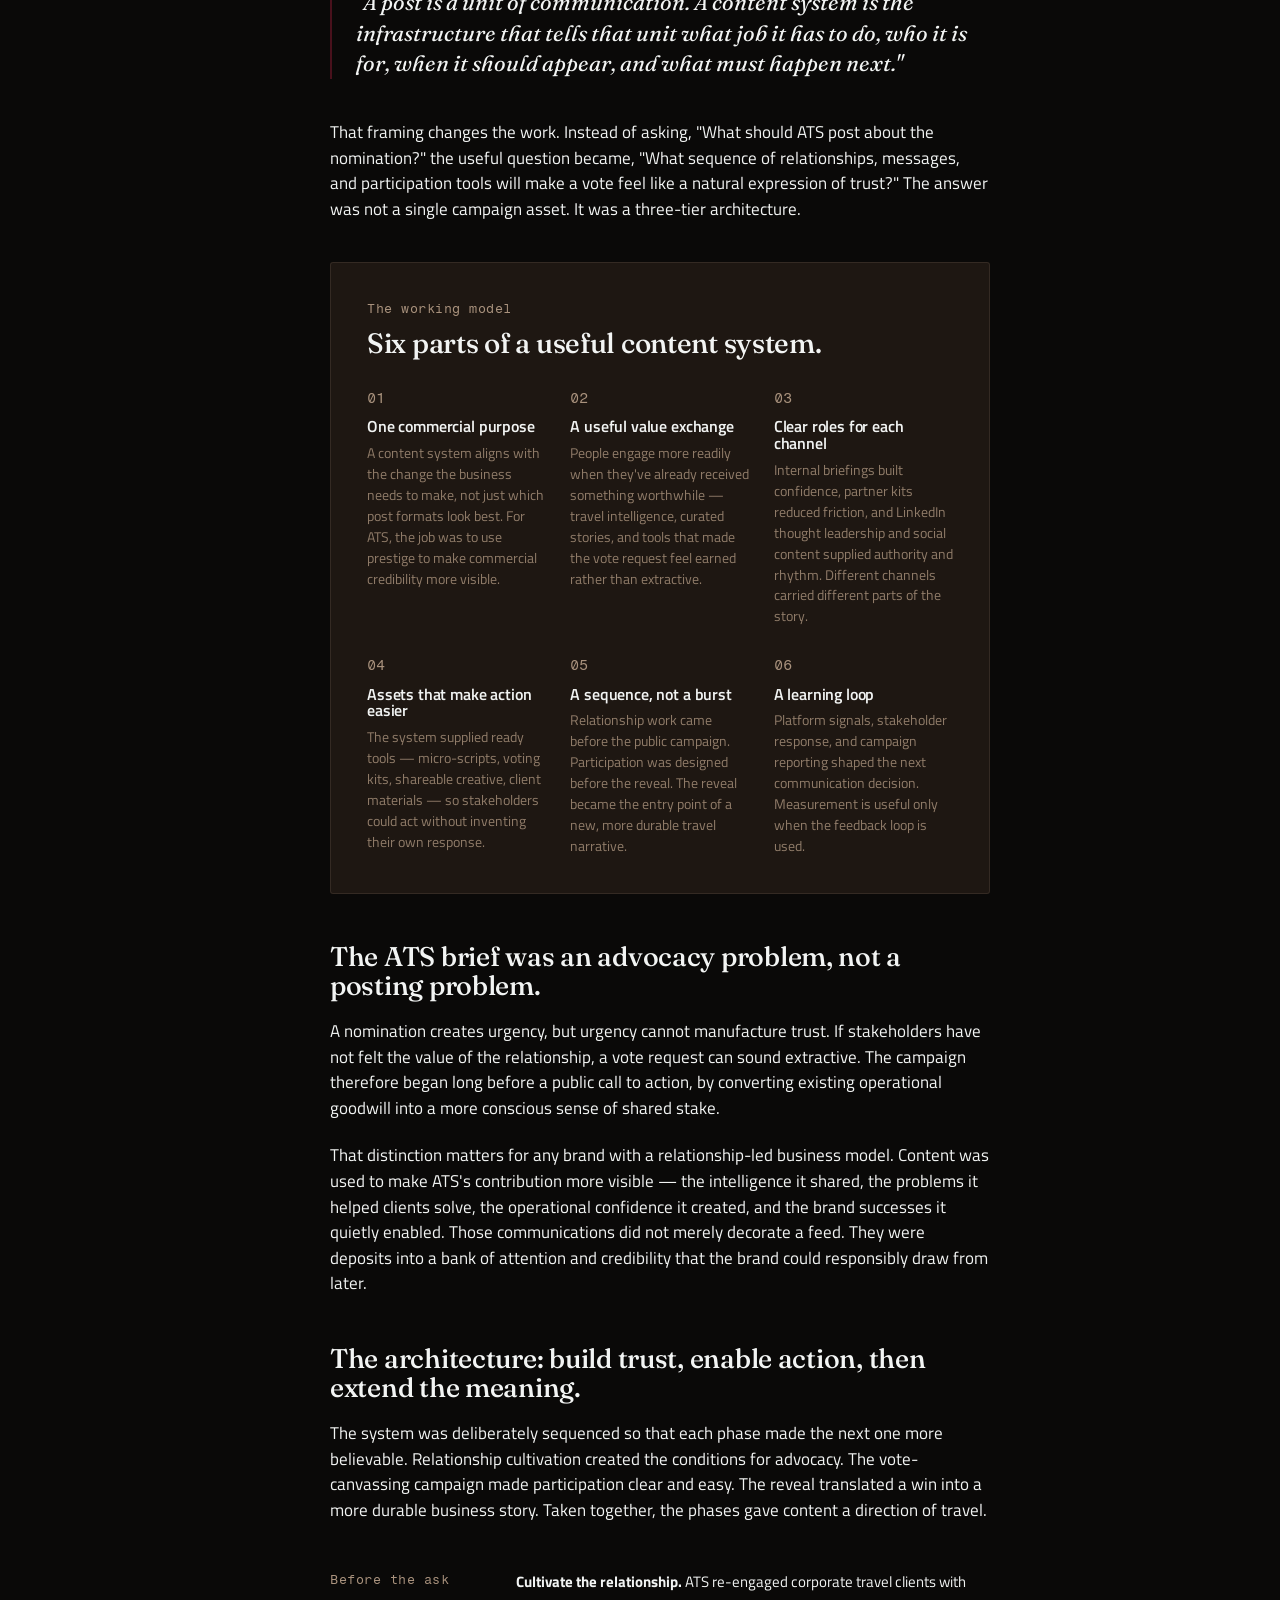
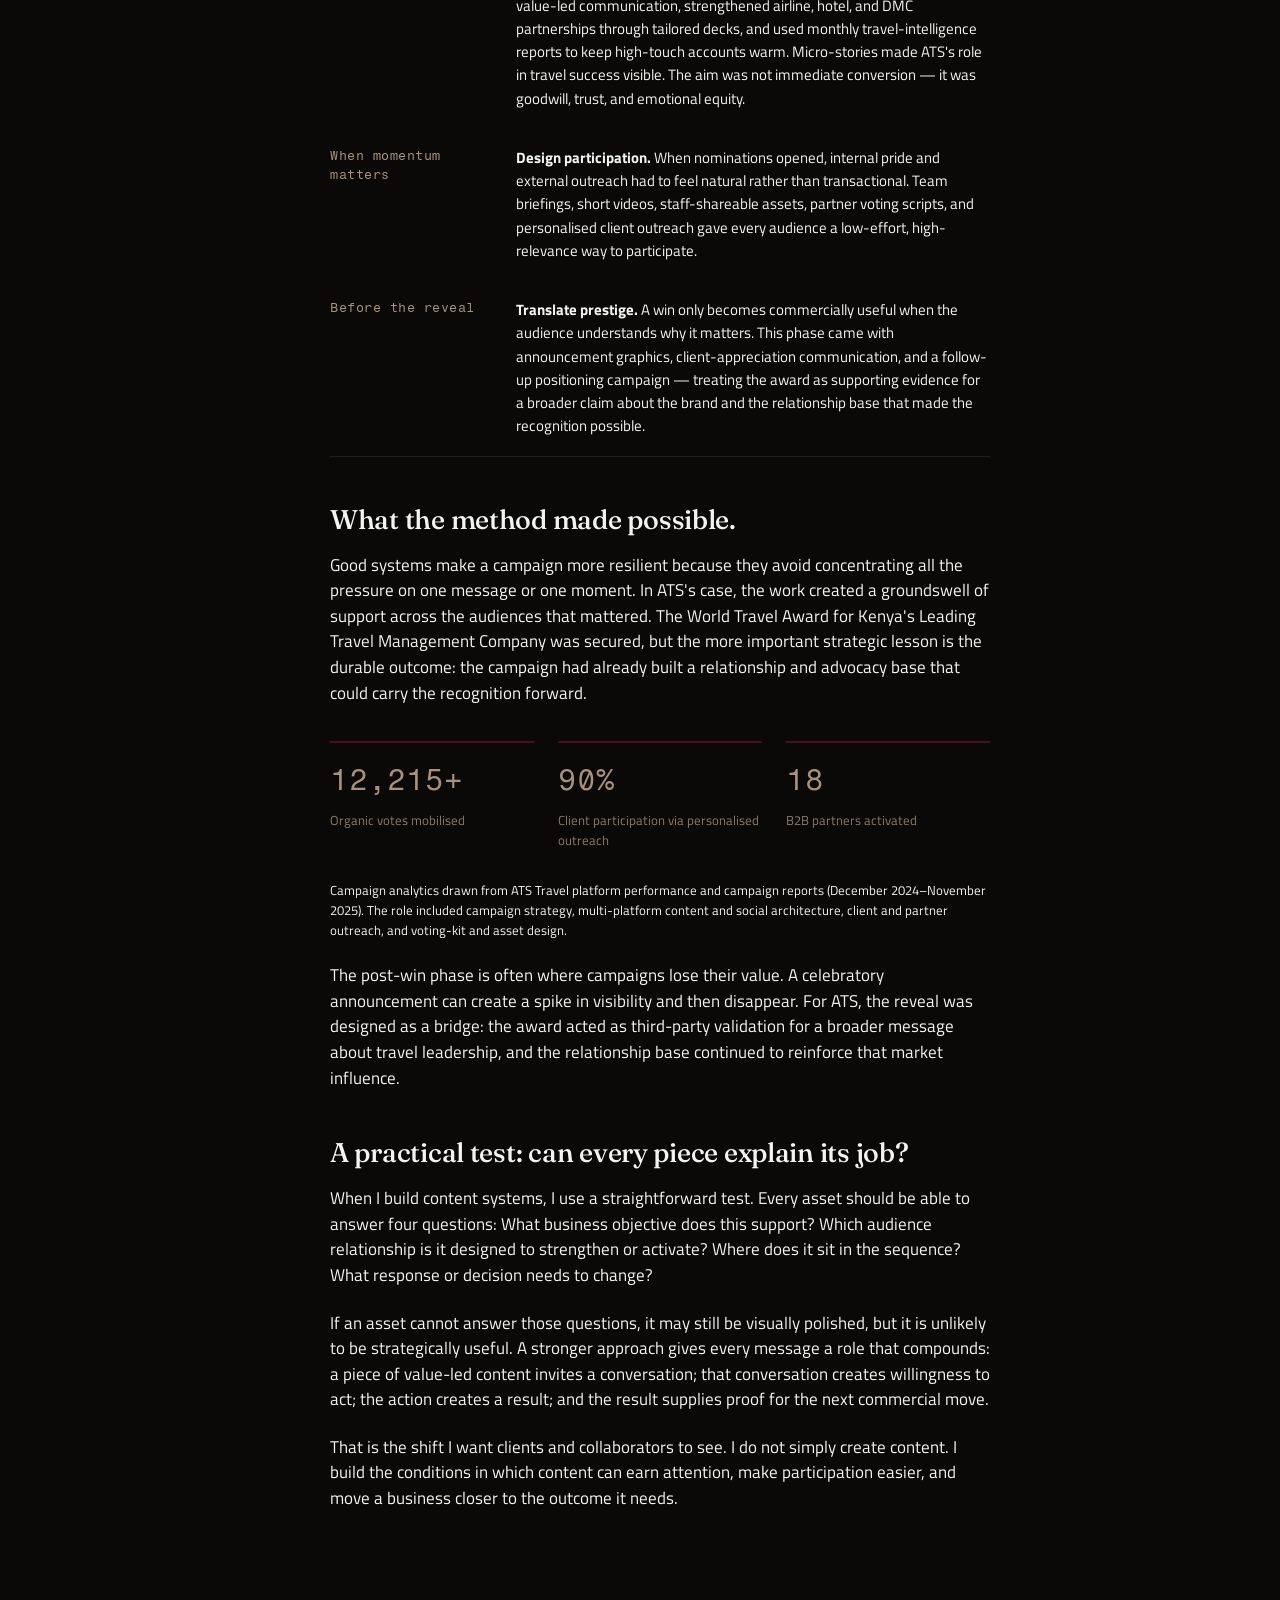
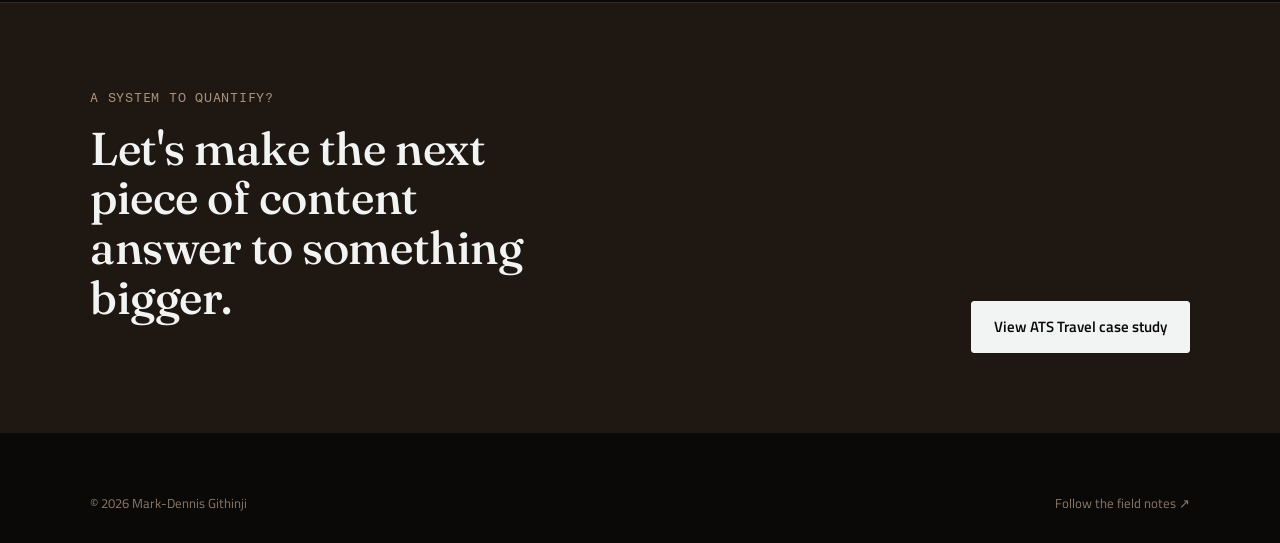
<file: insights/content-systems-business-goals.html>
<!DOCTYPE html>
<html lang="en">
<head>
<meta charset="UTF-8">
<meta name="viewport" content="width=device-width, initial-scale=1.0">
<link rel="icon" type="image/svg+xml" href="../favicon.svg">
<title>How I Build Content Systems That Respond to Business Goals | Mark-Dennis Githinji</title>
<meta name="description" content="The ATS Travel World Travel Awards campaign was built as a content system, not a run of social posts — how relationship work, stakeholder tools, and a prestige rollout turned recognition into commercial momentum.">
<link rel="canonical" href="https://markdennisgithinji.com/insights/content-systems-business-goals.html">
<meta property="og:type" content="article">
<meta property="og:title" content="How I build content systems that respond to business goals">
<meta property="og:description" content="A content system connects business objectives, audience relationships, messages, channel roles, working assets, timing, and measurement into an operating logic.">
<meta property="og:url" content="https://markdennisgithinji.com/insights/content-systems-business-goals.html">
<link rel="stylesheet" href="../styles.css">
<script type="application/ld+json">
{
  "@context": "https://schema.org",
  "@type": "Article",
  "headline": "How I build content systems that respond to business goals",
  "author": {"@type":"Person","name":"Mark-Dennis Githinji"}
}
</script>
</head>
<body>

<header class="site-header">
  <div class="wrap">
    <a href="../index.html" class="brand">
      <span class="brand-mark" aria-hidden="true"></span>
      <span class="brand-text"><span class="brand-name">Mark-Dennis Githinji</span><br><span class="brand-role">MD / Strategy Ledger</span></span>
    </a>
    <a href="../index.html#insights" class="back-link">← All insights</a>
  </div>
</header>

<section class="article-hero">
  <div class="wrap article-hero-grid">
    <div>
      <p class="article-kicker">Field note / 01</p>
      <p class="article-tags">Content systems · Campaign strategy · ATS Travel</p>
      <h1>How I build content systems that respond to <em>business goals</em>.</h1>
      <p class="lede">The ATS Travel World Travel Awards campaign was not built as a run of social posts. It was designed as a content system: relationship work that built trust, stakeholder tools that made advocacy easier, and a prestige rollout that turned recognition into commercial momentum.</p>
      <p class="article-meta-line">
        <span>Draft perspective</span><span class="sep">—</span>
        <span>8 minute read</span><span class="sep">—</span>
        <span>Campaign methodology</span>
      </p>
    </div>
    <div class="article-figure"><img class="figure-img" src="../images/ats-award-duo-2.jpg" alt="Mark-Dennis Githinji and colleague celebrating the ATS Travel World Travel Awards win">
      <div class="article-figure-cap">System map / relationship → activation → prestige</div>
    </div>
  </div>
</section>

<div class="wrap">
  <div class="meta-strip">
    <div><span class="section-label">Core idea</span><p class="val">Content is decision infrastructure.</p></div>
    <div><span class="section-label">Campaign lead</span><p class="val">ATS Travel · World Travel Awards 2025</p></div>
    <div><span class="section-label">Source note</span><p class="val">Campaign brief and strategy materials supplied by Mark-Dennis Githinji</p></div>
  </div>
</div>

<div class="wrap article-body-row">
  <nav class="toc">
    <span class="section-label">In this field note</span>
    <ul>
      <li><a href="#what-is">What makes a content system</a></li>
      <li><a href="#brief">The ATS Travel brief</a></li>
      <li><a href="#architecture">The three-part architecture</a></li>
      <li><a href="#possible">What the method made possible</a></li>
      <li><a href="#test">A practical test</a></li>
    </ul>
  </nav>

  <article class="prose">
    <p class="lead" id="what-is">The most common mistake in content work is to treat the visible output as the strategy. A campaign becomes a collection of posts. A content calendar becomes the plan. Performance is then judged by what an individual asset did on a particular day. That approach can produce activity, but it rarely produces durable business movement.</p>
    <p>A content system is different. It connects business objectives, audience relationships, messages, channel roles, working assets, timing, and measurement into an operating logic. The content matters because it does a specific job within a larger sequence. That distinction is at the centre of the ATS Travel World Travel Awards campaign.</p>

    <h2 id="brief">A content system starts with the business decision.</h2>
    <p>Before a brand decides what to publish, it has to decide what it needs to change. Is the business trying to earn awareness, create trust, shorten a sales conversation, mobilise a community, or turn an existing point of difference into commercial momentum? Each ambition asks content to perform differently.</p>
    <p>For ATS Travel, the challenge was clear. The company already had a credible operational reputation. What it did not yet have was a visible, collective advocacy base — corporate clients, suppliers, partners, and loyal travellers ready to actively stand behind the brand. The goal was to position ATS as Kenya's leading travel management company and secure the 2025 World Travel Award — not through paid hype, but through genuine influence, stakeholder trust, and strategic vote activation.</p>

    <blockquote class="pull reveal">"A post is a unit of communication. A content system is the infrastructure that tells that unit what job it has to do, who it is for, when it should appear, and what must happen next."</blockquote>

    <p>That framing changes the work. Instead of asking, "What should ATS post about the nomination?" the useful question became, "What sequence of relationships, messages, and participation tools will make a vote feel like a natural expression of trust?" The answer was not a single campaign asset. It was a three-tier architecture.</p>

    <div class="framework-box reveal">
      <span class="section-label">The working model</span>
      <h3>Six parts of a useful content system.</h3>
      <div class="framework-grid">
        <div class="framework-item"><span class="method-num">01</span><h4>One commercial purpose</h4><p>A content system aligns with the change the business needs to make, not just which post formats look best. For ATS, the job was to use prestige to make commercial credibility more visible.</p></div>
        <div class="framework-item"><span class="method-num">02</span><h4>A useful value exchange</h4><p>People engage more readily when they've already received something worthwhile — travel intelligence, curated stories, and tools that made the vote request feel earned rather than extractive.</p></div>
        <div class="framework-item"><span class="method-num">03</span><h4>Clear roles for each channel</h4><p>Internal briefings built confidence, partner kits reduced friction, and LinkedIn thought leadership and social content supplied authority and rhythm. Different channels carried different parts of the story.</p></div>
        <div class="framework-item"><span class="method-num">04</span><h4>Assets that make action easier</h4><p>The system supplied ready tools — micro-scripts, voting kits, shareable creative, client materials — so stakeholders could act without inventing their own response.</p></div>
        <div class="framework-item"><span class="method-num">05</span><h4>A sequence, not a burst</h4><p>Relationship work came before the public campaign. Participation was designed before the reveal. The reveal became the entry point of a new, more durable travel narrative.</p></div>
        <div class="framework-item"><span class="method-num">06</span><h4>A learning loop</h4><p>Platform signals, stakeholder response, and campaign reporting shaped the next communication decision. Measurement is useful only when the feedback loop is used.</p></div>
      </div>
    </div>

    <h2 id="architecture">The ATS brief was an advocacy problem, not a posting problem.</h2>
    <p>A nomination creates urgency, but urgency cannot manufacture trust. If stakeholders have not felt the value of the relationship, a vote request can sound extractive. The campaign therefore began long before a public call to action, by converting existing operational goodwill into a more conscious sense of shared stake.</p>
    <p>That distinction matters for any brand with a relationship-led business model. Content was used to make ATS's contribution more visible — the intelligence it shared, the problems it helped clients solve, the operational confidence it created, and the brand successes it quietly enabled. Those communications did not merely decorate a feed. They were deposits into a bank of attention and credibility that the brand could responsibly draw from later.</p>

    <h2>The architecture: build trust, enable action, then extend the meaning.</h2>
    <p>The system was deliberately sequenced so that each phase made the next one more believable. Relationship cultivation created the conditions for advocacy. The vote-canvassing campaign made participation clear and easy. The reveal translated a win into a more durable business story. Taken together, the phases gave content a direction of travel.</p>

    <div class="trio" style="grid-template-columns:1fr;gap:0;margin-top:30px;">
      <div class="proof-item" style="grid-template-columns:170px 1fr;border-bottom:1px solid var(--rule);padding:18px 0;">
        <span class="section-label">Before the ask</span>
        <div><strong>Cultivate the relationship.</strong> ATS re-engaged corporate travel clients with value-led communication, strengthened airline, hotel, and DMC partnerships through tailored decks, and used monthly travel-intelligence reports to keep high-touch accounts warm. Micro-stories made ATS's role in travel success visible. The aim was not immediate conversion — it was goodwill, trust, and emotional equity.</div>
      </div>
      <div class="proof-item" style="grid-template-columns:170px 1fr;border-bottom:1px solid var(--rule);padding:18px 0;">
        <span class="section-label">When momentum matters</span>
        <div><strong>Design participation.</strong> When nominations opened, internal pride and external outreach had to feel natural rather than transactional. Team briefings, short videos, staff-shareable assets, partner voting scripts, and personalised client outreach gave every audience a low-effort, high-relevance way to participate.</div>
      </div>
      <div class="proof-item" style="grid-template-columns:170px 1fr;padding:18px 0;">
        <span class="section-label">Before the reveal</span>
        <div><strong>Translate prestige.</strong> A win only becomes commercially useful when the audience understands why it matters. This phase came with announcement graphics, client-appreciation communication, and a follow-up positioning campaign — treating the award as supporting evidence for a broader claim about the brand and the relationship base that made the recognition possible.</div>
      </div>
    </div>

    <h2 id="possible">What the method made possible.</h2>
    <p>Good systems make a campaign more resilient because they avoid concentrating all the pressure on one message or one moment. In ATS's case, the work created a groundswell of support across the audiences that mattered. The World Travel Award for Kenya's Leading Travel Management Company was secured, but the more important strategic lesson is the durable outcome: the campaign had already built a relationship and advocacy base that could carry the recognition forward.</p>

    <div class="outcome-stats" style="grid-template-columns:repeat(3,1fr);margin-bottom:30px;">
      <div class="outcome-stat reveal"><div class="num" data-count="12500" data-suffix="+">12,500+</div><div class="lbl">Organic votes mobilised</div></div>
      <div class="outcome-stat reveal d1"><div class="num" data-count="92" data-suffix="%">92%</div><div class="lbl">Client participation via personalised outreach</div></div>
      <div class="outcome-stat reveal d2"><div class="num" data-count="18">18</div><div class="lbl">B2B partners activated</div></div>
    </div>
    <p style="font-size:13px;color:var(--ink-faint);">Campaign analytics drawn from ATS Travel platform performance and campaign reports (December 2024–November 2025). The role included campaign strategy, multi-platform content and social architecture, client and partner outreach, and voting-kit and asset design.</p>

    <p>The post-win phase is often where campaigns lose their value. A celebratory announcement can create a spike in visibility and then disappear. For ATS, the reveal was designed as a bridge: the award acted as third-party validation for a broader message about travel leadership, and the relationship base continued to reinforce that market influence.</p>

    <h2 id="test">A practical test: can every piece explain its job?</h2>
    <p>When I build content systems, I use a straightforward test. Every asset should be able to answer four questions: What business objective does this support? Which audience relationship is it designed to strengthen or activate? Where does it sit in the sequence? What response or decision needs to change?</p>
    <p>If an asset cannot answer those questions, it may still be visually polished, but it is unlikely to be strategically useful. A stronger approach gives every message a role that compounds: a piece of value-led content invites a conversation; that conversation creates willingness to act; the action creates a result; and the result supplies proof for the next commercial move.</p>
    <p>That is the shift I want clients and collaborators to see. I do not simply create content. I build the conditions in which content can earn attention, make participation easier, and move a business closer to the outcome it needs.</p>
  </article>
</div>

<section class="closing">
  <div class="wrap">
    <span class="eyebrow">A system to quantify?</span>
    <div class="closing-row">
      <h2>Let's make the next piece of content answer to something bigger.</h2>
      <a href="../work/ats-travel.html" class="btn on-rust">View ATS Travel case study</a>
    </div>
  </div>
</section>

<section class="contact-strip">
  <div class="wrap">
    <div class="site-footer" style="border-top:none;margin-top:0;padding-top:0;">
      <span>© 2026 Mark-Dennis Githinji</span>
      <a href="../index.html#insights">Follow the field notes ↗</a>
    </div>
  </div>
</section>

<script src="../script.js"></script>
</body>
</html>
</file>
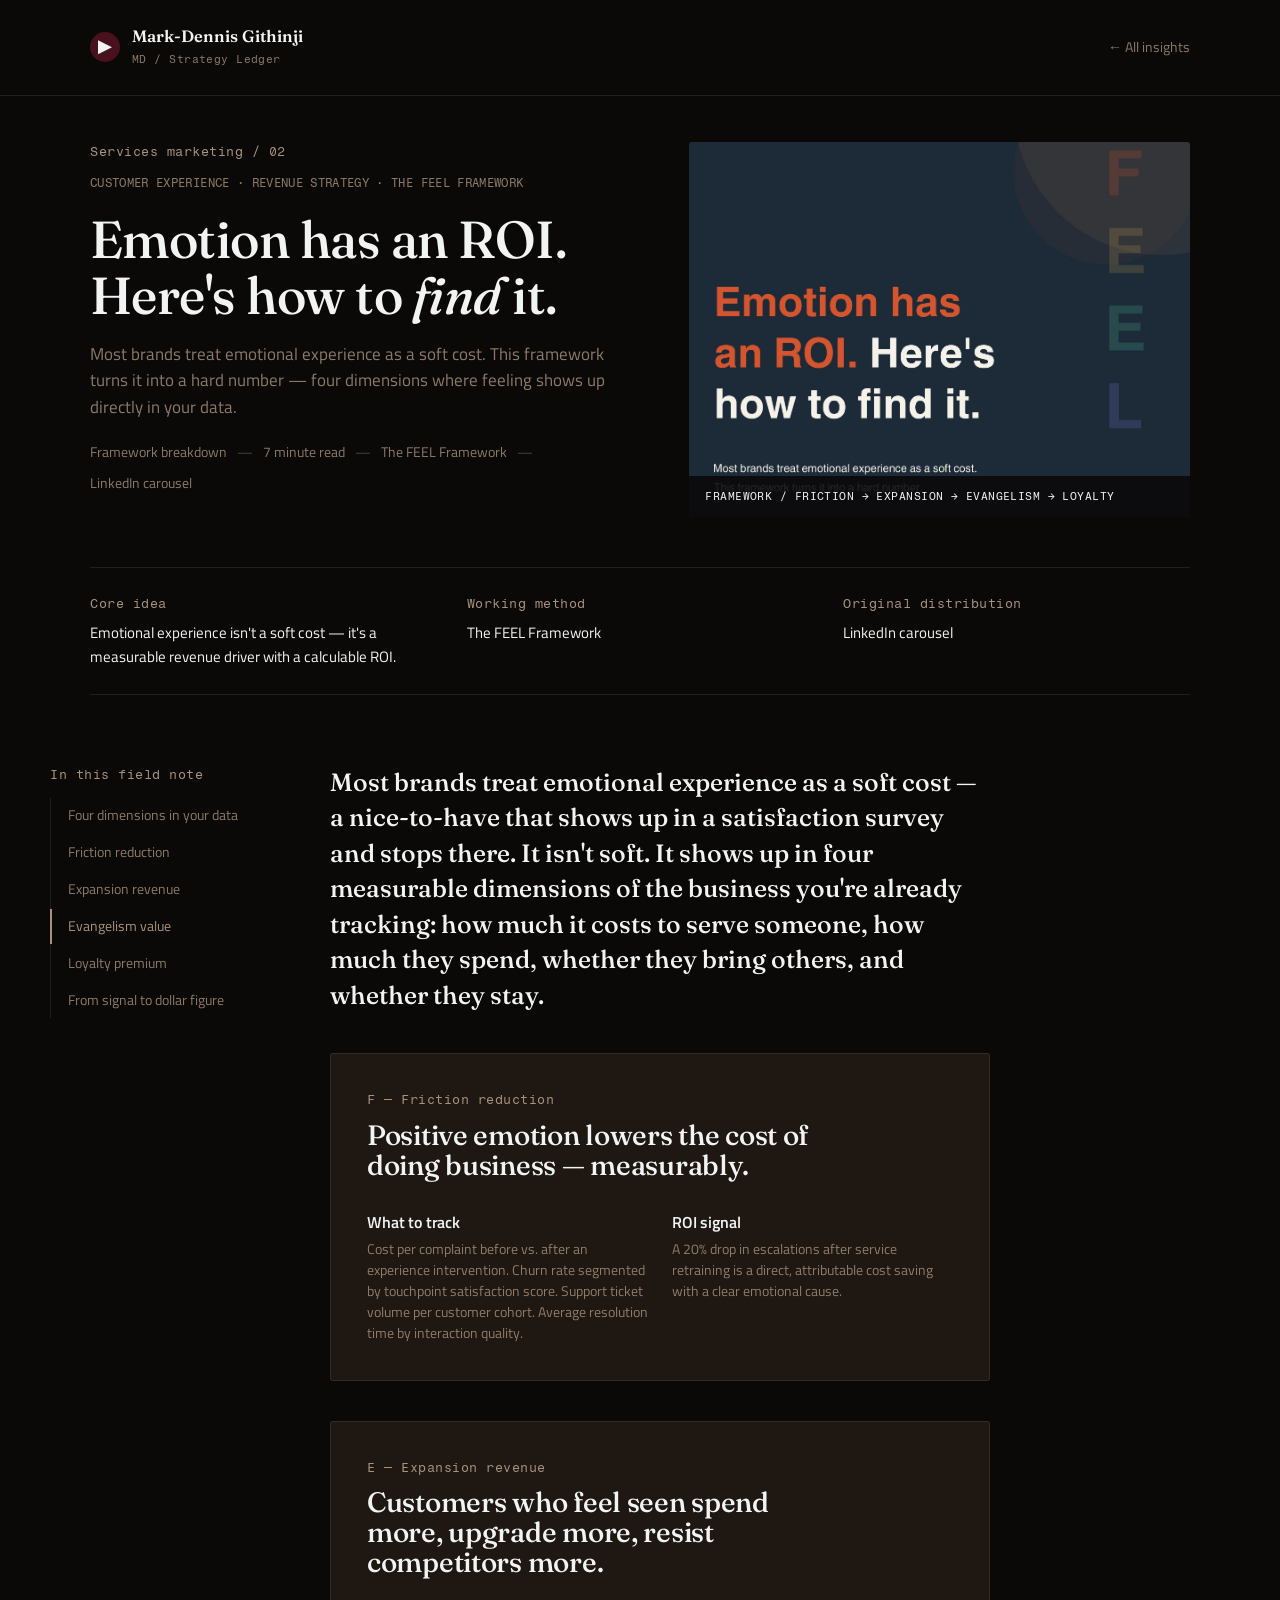
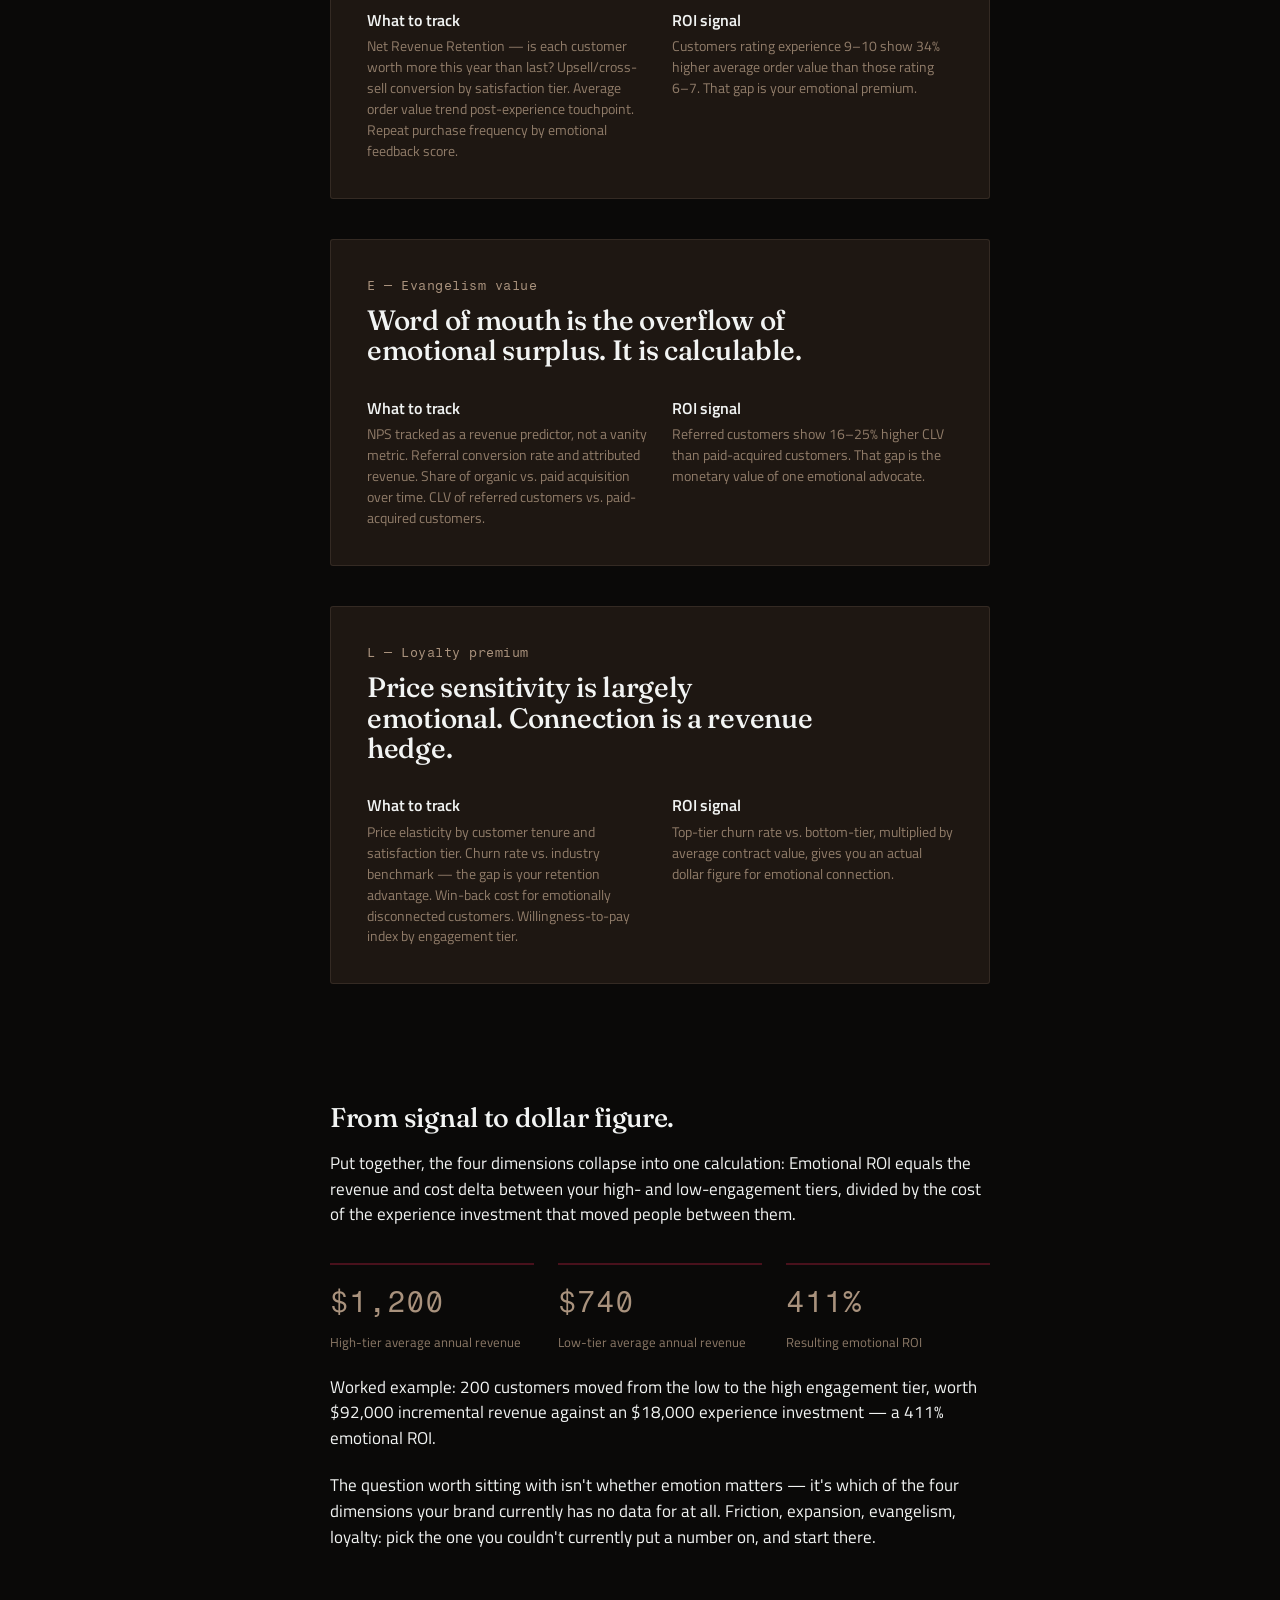
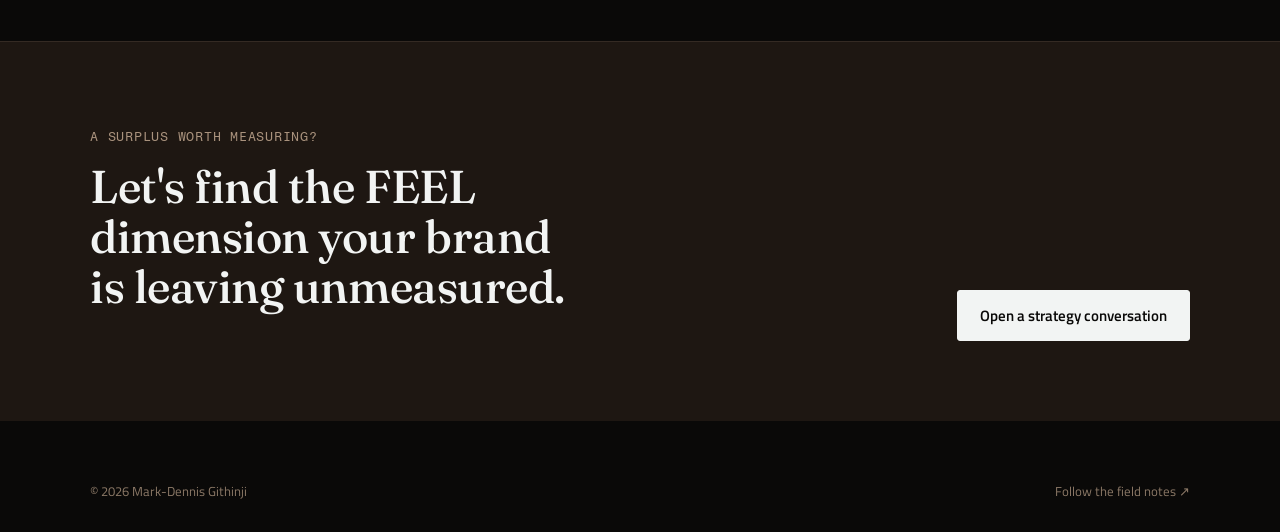
<file: insights/feel-framework-emotional-roi.html>
<!DOCTYPE html>
<html lang="en">
<head>
<meta charset="UTF-8">
<meta name="viewport" content="width=device-width, initial-scale=1.0">
<link rel="icon" type="image/svg+xml" href="../favicon.svg">
<title>Emotion Has an ROI — The FEEL Framework | Mark-Dennis Githinji</title>
<meta name="description" content="Most brands treat emotional experience as a soft cost. The FEEL Framework — Friction, Expansion, Evangelism, Loyalty — turns it into a hard, calculable number.">
<link rel="canonical" href="https://markdennisgithinji.com/insights/feel-framework-emotional-roi.html">
<meta property="og:type" content="article">
<meta property="og:title" content="Emotion has an ROI. Here's how to find it.">
<meta property="og:description" content="The FEEL Framework turns emotional experience from a soft cost into a hard, calculable revenue number.">
<meta property="og:url" content="https://markdennisgithinji.com/insights/feel-framework-emotional-roi.html">
<link rel="stylesheet" href="../styles.css">
<script type="application/ld+json">
{
  "@context": "https://schema.org",
  "@type": "Article",
  "headline": "Emotion has an ROI. Here's how to find it.",
  "author": {"@type":"Person","name":"Mark-Dennis Githinji"}
}
</script>
</head>
<body>

<header class="site-header">
  <div class="wrap">
    <a href="../index.html" class="brand">
      <span class="brand-mark" aria-hidden="true"></span>
      <span class="brand-text"><span class="brand-name">Mark-Dennis Githinji</span><br><span class="brand-role">MD / Strategy Ledger</span></span>
    </a>
    <a href="../index.html#insights" class="back-link">← All insights</a>
  </div>
</header>

<section class="article-hero">
  <div class="wrap article-hero-grid">
    <div>
      <p class="article-kicker">Services marketing / 02</p>
      <p class="article-tags">Customer experience · Revenue strategy · The FEEL Framework</p>
      <h1>Emotion has an ROI. Here's how to <em>find</em> it.</h1>
      <p class="lede">Most brands treat emotional experience as a soft cost. This framework turns it into a hard number — four dimensions where feeling shows up directly in your data.</p>
      <p class="article-meta-line">
        <span>Framework breakdown</span><span class="sep">—</span>
        <span>7 minute read</span><span class="sep">—</span>
        <span>The FEEL Framework</span><span class="sep">—</span>
        <span>LinkedIn carousel</span>
      </p>
    </div>
    <div class="article-figure">
      <img class="figure-img" src="../images/feel-cover.jpg" alt="Emotion Has an ROI — LinkedIn carousel cover slide">
      <div class="article-figure-cap">Framework / friction → expansion → evangelism → loyalty</div>
    </div>
  </div>
</section>

<div class="wrap">
  <div class="meta-strip">
    <div><span class="section-label">Core idea</span><p class="val">Emotional experience isn't a soft cost — it's a measurable revenue driver with a calculable ROI.</p></div>
    <div><span class="section-label">Working method</span><p class="val">The FEEL Framework</p></div>
    <div><span class="section-label">Original distribution</span><p class="val">LinkedIn carousel</p></div>
  </div>
</div>

<div class="wrap article-body-row">
  <nav class="toc">
    <span class="section-label">In this field note</span>
    <ul>
      <li><a href="#core">Four dimensions in your data</a></li>
      <li><a href="#friction">Friction reduction</a></li>
      <li><a href="#expansion">Expansion revenue</a></li>
      <li><a href="#evangelism">Evangelism value</a></li>
      <li><a href="#loyalty">Loyalty premium</a></li>
      <li><a href="#calc">From signal to dollar figure</a></li>
    </ul>
  </nav>

  <article class="prose">
    <p class="lead" id="core">Most brands treat emotional experience as a soft cost — a nice-to-have that shows up in a satisfaction survey and stops there. It isn't soft. It shows up in four measurable dimensions of the business you're already tracking: how much it costs to serve someone, how much they spend, whether they bring others, and whether they stay.</p>

    <div class="framework-box reveal" id="friction">
      <span class="section-label">F — Friction reduction</span>
      <h3>Positive emotion lowers the cost of doing business — measurably.</h3>
      <div class="framework-grid two">
        <div class="framework-item"><h4>What to track</h4><p>Cost per complaint before vs. after an experience intervention. Churn rate segmented by touchpoint satisfaction score. Support ticket volume per customer cohort. Average resolution time by interaction quality.</p></div>
        <div class="framework-item"><h4>ROI signal</h4><p>A 20% drop in escalations after service retraining is a direct, attributable cost saving with a clear emotional cause.</p></div>
      </div>
    </div>

    <div class="framework-box reveal" id="expansion">
      <span class="section-label">E — Expansion revenue</span>
      <h3>Customers who feel seen spend more, upgrade more, resist competitors more.</h3>
      <div class="framework-grid two">
        <div class="framework-item"><h4>What to track</h4><p>Net Revenue Retention — is each customer worth more this year than last? Upsell/cross-sell conversion by satisfaction tier. Average order value trend post-experience touchpoint. Repeat purchase frequency by emotional feedback score.</p></div>
        <div class="framework-item"><h4>ROI signal</h4><p>Customers rating experience 9–10 show 34% higher average order value than those rating 6–7. That gap is your emotional premium.</p></div>
      </div>
    </div>

    <div class="framework-box reveal" id="evangelism">
      <span class="section-label">E — Evangelism value</span>
      <h3>Word of mouth is the overflow of emotional surplus. It is calculable.</h3>
      <div class="framework-grid two">
        <div class="framework-item"><h4>What to track</h4><p>NPS tracked as a revenue predictor, not a vanity metric. Referral conversion rate and attributed revenue. Share of organic vs. paid acquisition over time. CLV of referred customers vs. paid-acquired customers.</p></div>
        <div class="framework-item"><h4>ROI signal</h4><p>Referred customers show 16–25% higher CLV than paid-acquired customers. That gap is the monetary value of one emotional advocate.</p></div>
      </div>
    </div>

    <div class="framework-box reveal" id="loyalty">
      <span class="section-label">L — Loyalty premium</span>
      <h3>Price sensitivity is largely emotional. Connection is a revenue hedge.</h3>
      <div class="framework-grid two">
        <div class="framework-item"><h4>What to track</h4><p>Price elasticity by customer tenure and satisfaction tier. Churn rate vs. industry benchmark — the gap is your retention advantage. Win-back cost for emotionally disconnected customers. Willingness-to-pay index by engagement tier.</p></div>
        <div class="framework-item"><h4>ROI signal</h4><p>Top-tier churn rate vs. bottom-tier, multiplied by average contract value, gives you an actual dollar figure for emotional connection.</p></div>
      </div>
    </div>

    <blockquote class="pull reveal">"Stop measuring satisfaction. Start measuring surplus."</blockquote>

    <h2 id="calc">From signal to dollar figure.</h2>
    <p>Put together, the four dimensions collapse into one calculation: Emotional ROI equals the revenue and cost delta between your high- and low-engagement tiers, divided by the cost of the experience investment that moved people between them.</p>

    <div class="outcome-stats" style="grid-template-columns:repeat(3,1fr);">
      <div class="outcome-stat"><div class="num">$1,200</div><div class="lbl">High-tier average annual revenue</div></div>
      <div class="outcome-stat"><div class="num">$740</div><div class="lbl">Low-tier average annual revenue</div></div>
      <div class="outcome-stat"><div class="num">411%</div><div class="lbl">Resulting emotional ROI</div></div>
    </div>
    <p class="metric-note">Worked example: 200 customers moved from the low to the high engagement tier, worth $92,000 incremental revenue against an $18,000 experience investment — a 411% emotional ROI.</p>

    <p>The question worth sitting with isn't whether emotion matters — it's which of the four dimensions your brand currently has no data for at all. Friction, expansion, evangelism, loyalty: pick the one you couldn't currently put a number on, and start there.</p>
  </article>
</div>

<section class="closing">
  <div class="wrap">
    <span class="eyebrow">A surplus worth measuring?</span>
    <div class="closing-row">
      <h2>Let's find the FEEL dimension your brand is leaving unmeasured.</h2>
      <a href="mailto:mmg.dennis@gmail.com" class="btn on-rust">Open a strategy conversation</a>
    </div>
  </div>
</section>

<section class="contact-strip">
  <div class="wrap">
    <div class="site-footer" style="border-top:none;margin-top:0;padding-top:0;">
      <span>© 2026 Mark-Dennis Githinji</span>
      <a href="../index.html#insights">Follow the field notes ↗</a>
    </div>
  </div>
</section>

<script src="../script.js"></script>
</body>
</html>
</file>
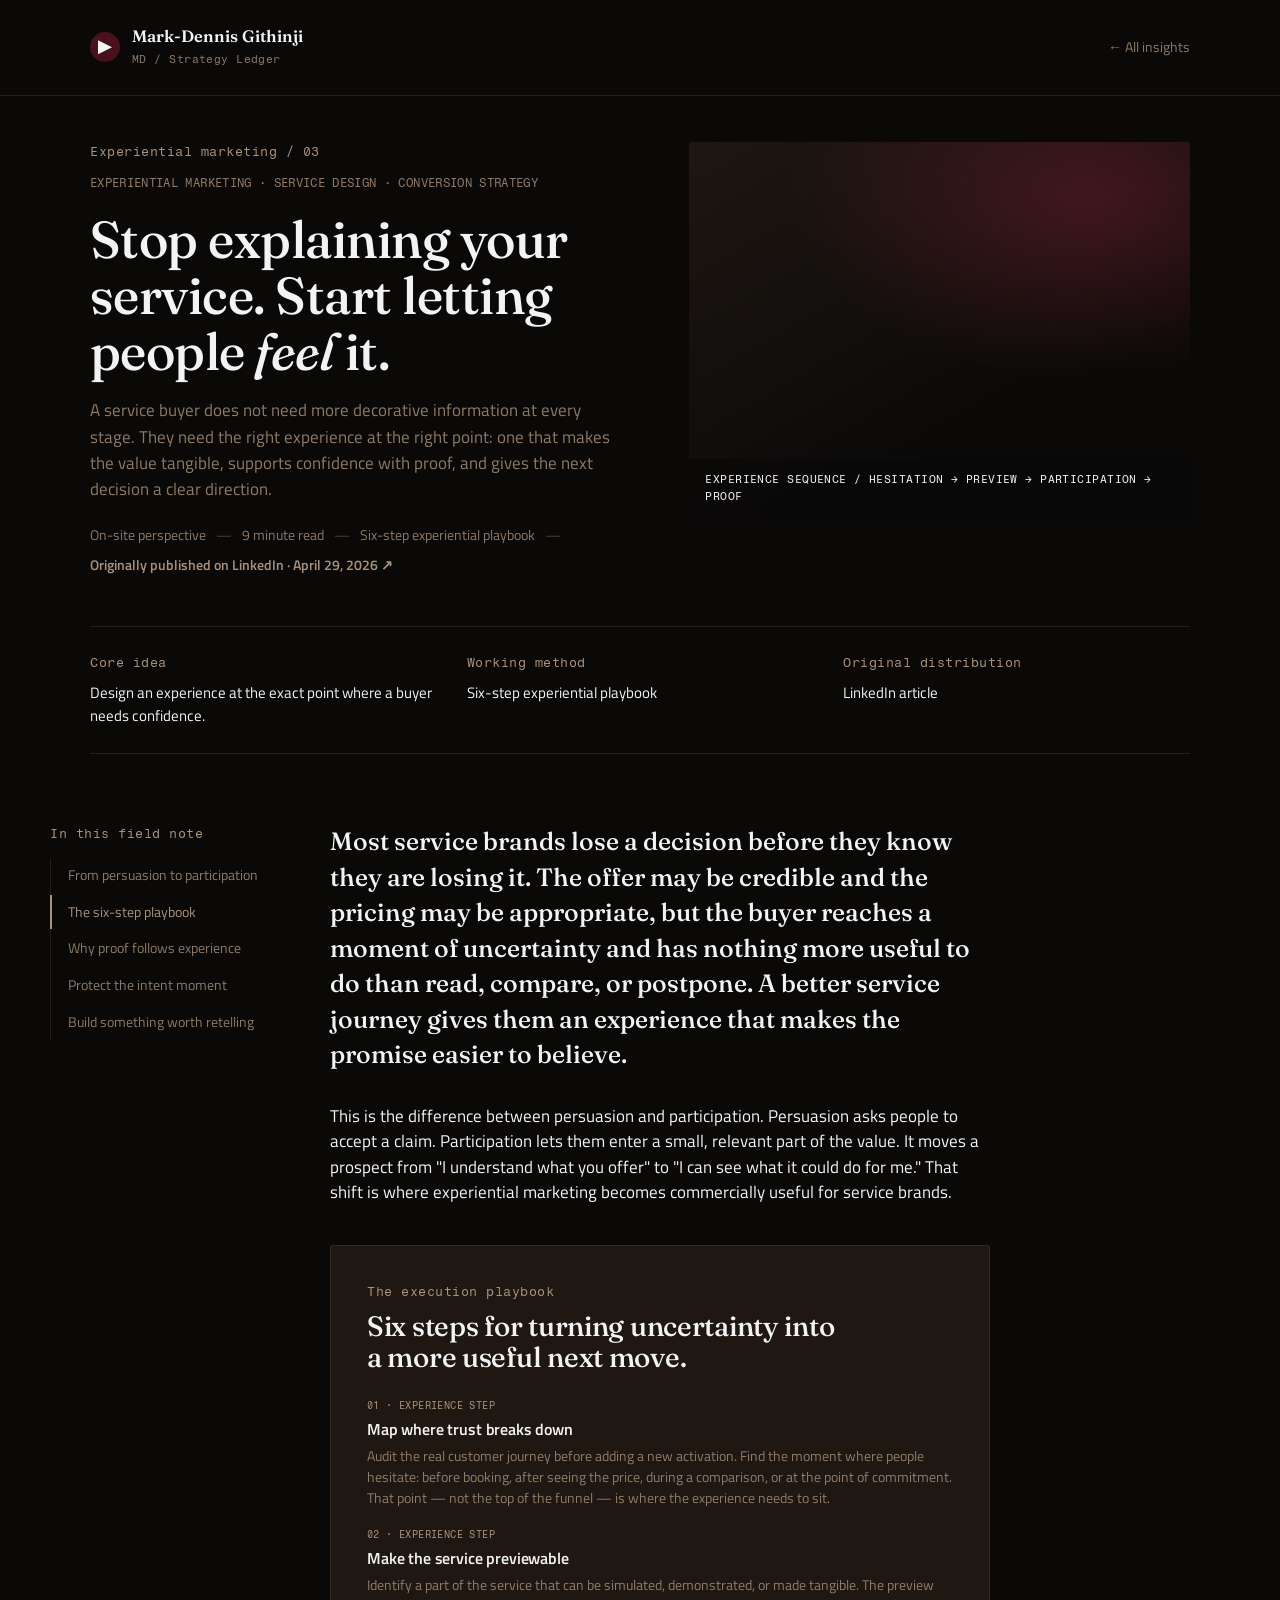
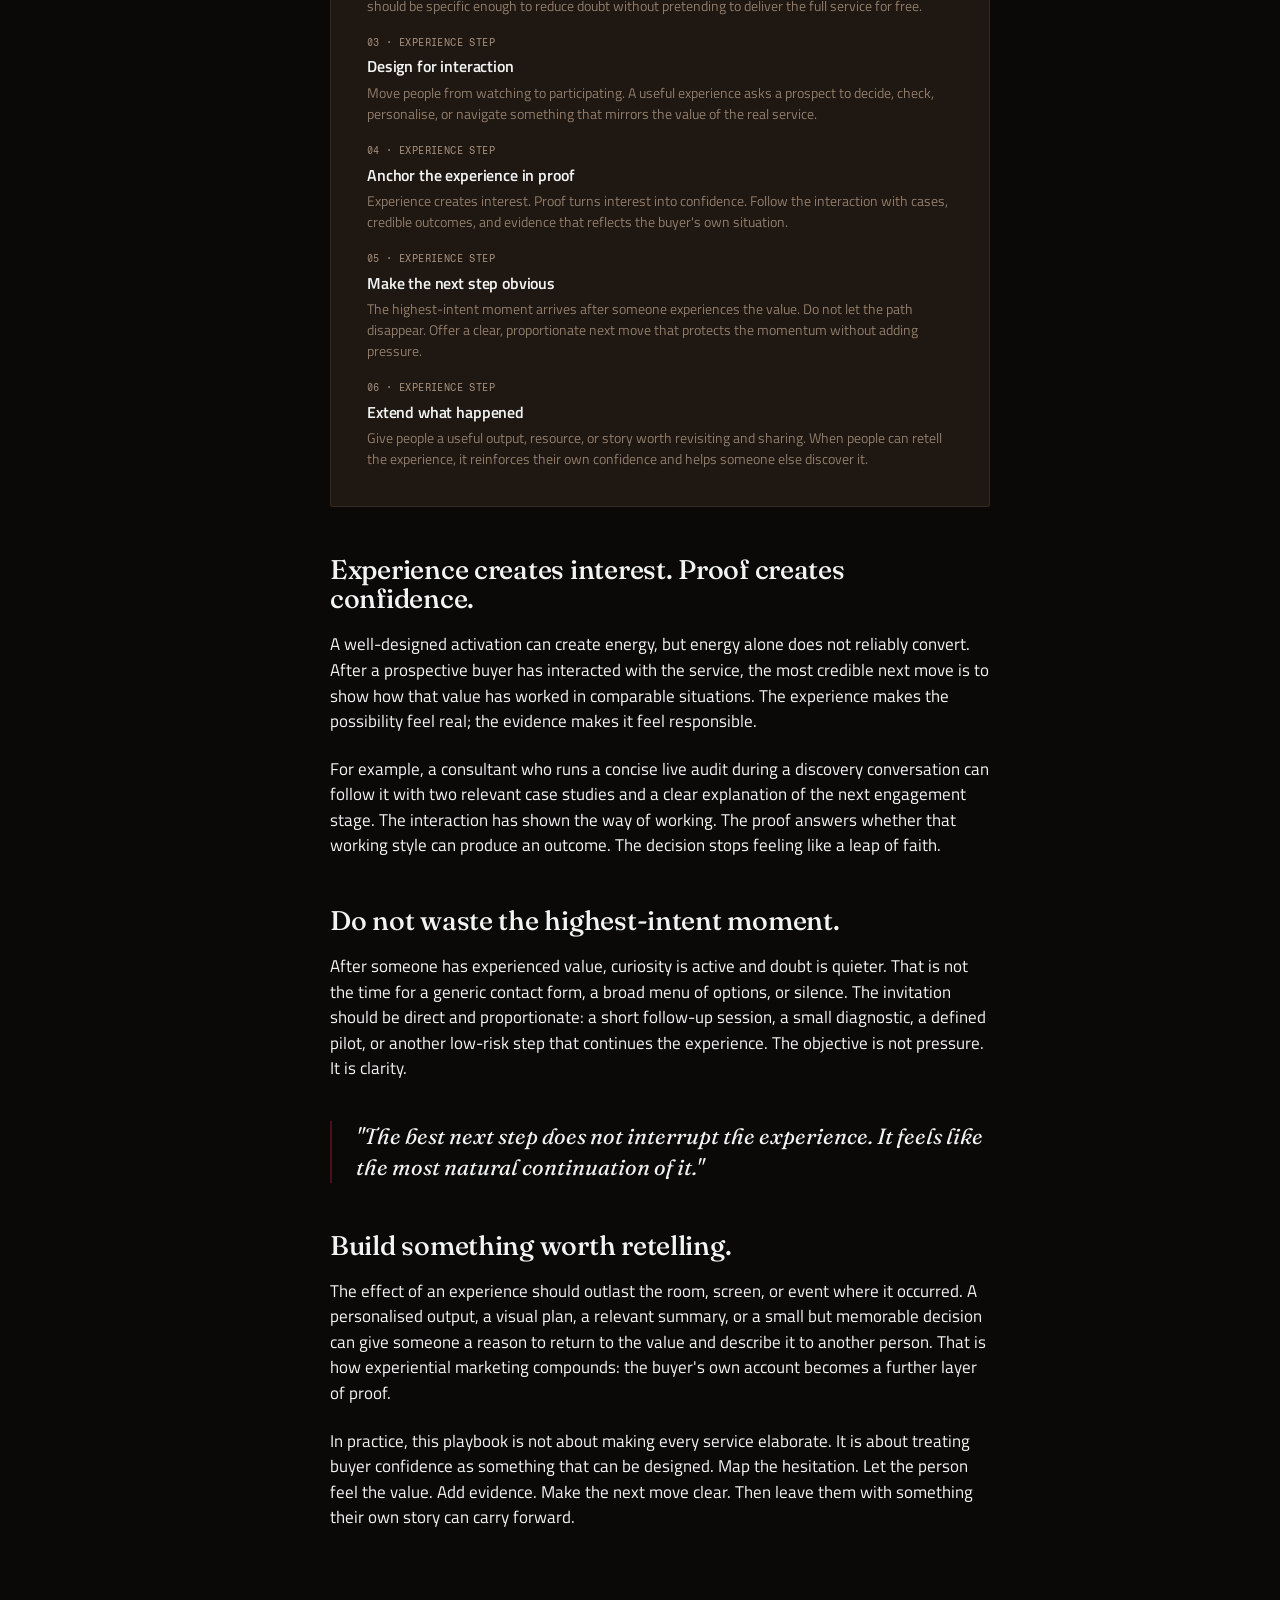
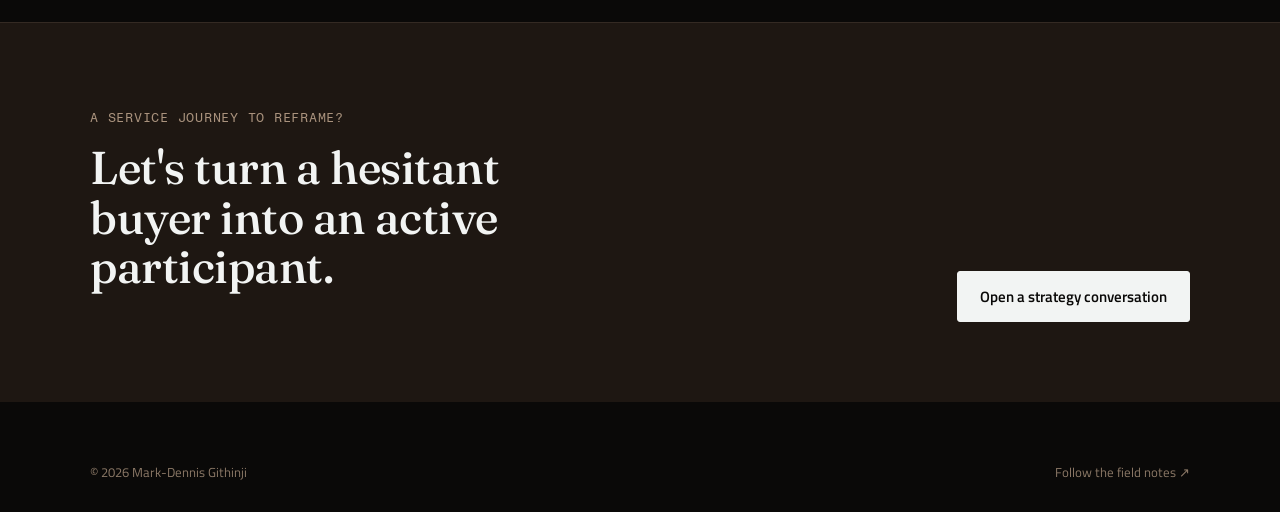
<file: insights/six-step-experiential-playbook.html>
<!DOCTYPE html>
<html lang="en">
<head>
<meta charset="UTF-8">
<meta name="viewport" content="width=device-width, initial-scale=1.0">
<link rel="icon" type="image/svg+xml" href="../favicon.svg">
<title>Stop Explaining Your Service. Start Letting People Feel It. | Mark-Dennis Githinji</title>
<meta name="description" content="A six-step experiential playbook for turning buyer uncertainty into a more useful next move — from mapping hesitation to building something worth retelling.">
<link rel="canonical" href="https://markdennisgithinji.com/insights/six-step-experiential-playbook.html">
<meta property="og:type" content="article">
<meta property="og:title" content="Stop explaining your service. Start letting people feel it.">
<meta property="og:description" content="A service buyer needs the right experience at the right point: one that makes the value tangible, supports confidence with proof, and gives the next decision a clear direction.">
<meta property="og:url" content="https://markdennisgithinji.com/insights/six-step-experiential-playbook.html">
<link rel="stylesheet" href="../styles.css">
<script type="application/ld+json">
{
  "@context": "https://schema.org",
  "@type": "Article",
  "headline": "Stop explaining your service. Start letting people feel it.",
  "author": {"@type":"Person","name":"Mark-Dennis Githinji"}
}
</script>
</head>
<body>

<header class="site-header">
  <div class="wrap">
    <a href="../index.html" class="brand">
      <span class="brand-mark" aria-hidden="true"></span>
      <span class="brand-text"><span class="brand-name">Mark-Dennis Githinji</span><br><span class="brand-role">MD / Strategy Ledger</span></span>
    </a>
    <a href="../index.html#insights" class="back-link">← All insights</a>
  </div>
</header>

<section class="article-hero">
  <div class="wrap article-hero-grid">
    <div>
      <p class="article-kicker">Experiential marketing / 03</p>
      <p class="article-tags">Experiential marketing · Service design · Conversion strategy</p>
      <h1>Stop explaining your service. Start letting people <em>feel</em> it.</h1>
      <p class="lede">A service buyer does not need more decorative information at every stage. They need the right experience at the right point: one that makes the value tangible, supports confidence with proof, and gives the next decision a clear direction.</p>
      <p class="article-meta-line">
        <span>On-site perspective</span><span class="sep">—</span>
        <span>9 minute read</span><span class="sep">—</span>
        <span>Six-step experiential playbook</span><span class="sep">—</span>
        <a href="#">Originally published on LinkedIn · April 29, 2026 ↗</a>
      </p>
    </div>
    <div class="article-figure">
      <div class="article-figure-cap">Experience sequence / hesitation → preview → participation → proof</div>
    </div>
  </div>
</section>

<div class="wrap">
  <div class="meta-strip">
    <div><span class="section-label">Core idea</span><p class="val">Design an experience at the exact point where a buyer needs confidence.</p></div>
    <div><span class="section-label">Working method</span><p class="val">Six-step experiential playbook</p></div>
    <div><span class="section-label">Original distribution</span><p class="val">LinkedIn article</p></div>
  </div>
</div>

<div class="wrap article-body-row">
  <nav class="toc">
    <span class="section-label">In this field note</span>
    <ul>
      <li><a href="#participation">From persuasion to participation</a></li>
      <li><a href="#playbook">The six-step playbook</a></li>
      <li><a href="#proof">Why proof follows experience</a></li>
      <li><a href="#intent">Protect the intent moment</a></li>
      <li><a href="#retelling">Build something worth retelling</a></li>
    </ul>
  </nav>

  <article class="prose">
    <p class="lead" id="participation">Most service brands lose a decision before they know they are losing it. The offer may be credible and the pricing may be appropriate, but the buyer reaches a moment of uncertainty and has nothing more useful to do than read, compare, or postpone. A better service journey gives them an experience that makes the promise easier to believe.</p>
    <p>This is the difference between persuasion and participation. Persuasion asks people to accept a claim. Participation lets them enter a small, relevant part of the value. It moves a prospect from "I understand what you offer" to "I can see what it could do for me." That shift is where experiential marketing becomes commercially useful for service brands.</p>

    <div class="framework-box reveal" id="playbook">
      <span class="section-label">The execution playbook</span>
      <h3>Six steps for turning uncertainty into a more useful next move.</h3>
      <div class="framework-grid" style="grid-template-columns:1fr;gap:18px;">
        <div class="framework-item"><span class="step-tag">01 · Experience step</span><h4>Map where trust breaks down</h4><p>Audit the real customer journey before adding a new activation. Find the moment where people hesitate: before booking, after seeing the price, during a comparison, or at the point of commitment. That point — not the top of the funnel — is where the experience needs to sit.</p></div>
        <div class="framework-item"><span class="step-tag">02 · Experience step</span><h4>Make the service previewable</h4><p>Identify a part of the service that can be simulated, demonstrated, or made tangible. The preview should be specific enough to reduce doubt without pretending to deliver the full service for free.</p></div>
        <div class="framework-item"><span class="step-tag">03 · Experience step</span><h4>Design for interaction</h4><p>Move people from watching to participating. A useful experience asks a prospect to decide, check, personalise, or navigate something that mirrors the value of the real service.</p></div>
        <div class="framework-item"><span class="step-tag">04 · Experience step</span><h4>Anchor the experience in proof</h4><p>Experience creates interest. Proof turns interest into confidence. Follow the interaction with cases, credible outcomes, and evidence that reflects the buyer's own situation.</p></div>
        <div class="framework-item"><span class="step-tag">05 · Experience step</span><h4>Make the next step obvious</h4><p>The highest-intent moment arrives after someone experiences the value. Do not let the path disappear. Offer a clear, proportionate next move that protects the momentum without adding pressure.</p></div>
        <div class="framework-item"><span class="step-tag">06 · Experience step</span><h4>Extend what happened</h4><p>Give people a useful output, resource, or story worth revisiting and sharing. When people can retell the experience, it reinforces their own confidence and helps someone else discover it.</p></div>
      </div>
    </div>

    <h2 id="proof">Experience creates interest. Proof creates confidence.</h2>
    <p>A well-designed activation can create energy, but energy alone does not reliably convert. After a prospective buyer has interacted with the service, the most credible next move is to show how that value has worked in comparable situations. The experience makes the possibility feel real; the evidence makes it feel responsible.</p>
    <p>For example, a consultant who runs a concise live audit during a discovery conversation can follow it with two relevant case studies and a clear explanation of the next engagement stage. The interaction has shown the way of working. The proof answers whether that working style can produce an outcome. The decision stops feeling like a leap of faith.</p>

    <h2 id="intent">Do not waste the highest-intent moment.</h2>
    <p>After someone has experienced value, curiosity is active and doubt is quieter. That is not the time for a generic contact form, a broad menu of options, or silence. The invitation should be direct and proportionate: a short follow-up session, a small diagnostic, a defined pilot, or another low-risk step that continues the experience. The objective is not pressure. It is clarity.</p>

    <blockquote class="pull reveal">"The best next step does not interrupt the experience. It feels like the most natural continuation of it."</blockquote>

    <h2 id="retelling">Build something worth retelling.</h2>
    <p>The effect of an experience should outlast the room, screen, or event where it occurred. A personalised output, a visual plan, a relevant summary, or a small but memorable decision can give someone a reason to return to the value and describe it to another person. That is how experiential marketing compounds: the buyer's own account becomes a further layer of proof.</p>
    <p>In practice, this playbook is not about making every service elaborate. It is about treating buyer confidence as something that can be designed. Map the hesitation. Let the person feel the value. Add evidence. Make the next move clear. Then leave them with something their own story can carry forward.</p>
  </article>
</div>

<section class="closing">
  <div class="wrap">
    <span class="eyebrow">A service journey to reframe?</span>
    <div class="closing-row">
      <h2>Let's turn a hesitant buyer into an active participant.</h2>
      <a href="mailto:mmg.dennis@gmail.com" class="btn on-rust">Open a strategy conversation</a>
    </div>
  </div>
</section>

<section class="contact-strip">
  <div class="wrap">
    <div class="site-footer" style="border-top:none;margin-top:0;padding-top:0;">
      <span>© 2026 Mark-Dennis Githinji</span>
      <a href="../index.html#insights">Follow the field notes ↗</a>
    </div>
  </div>
</section>

<script src="../script.js"></script>
</body>
</html>
</file>
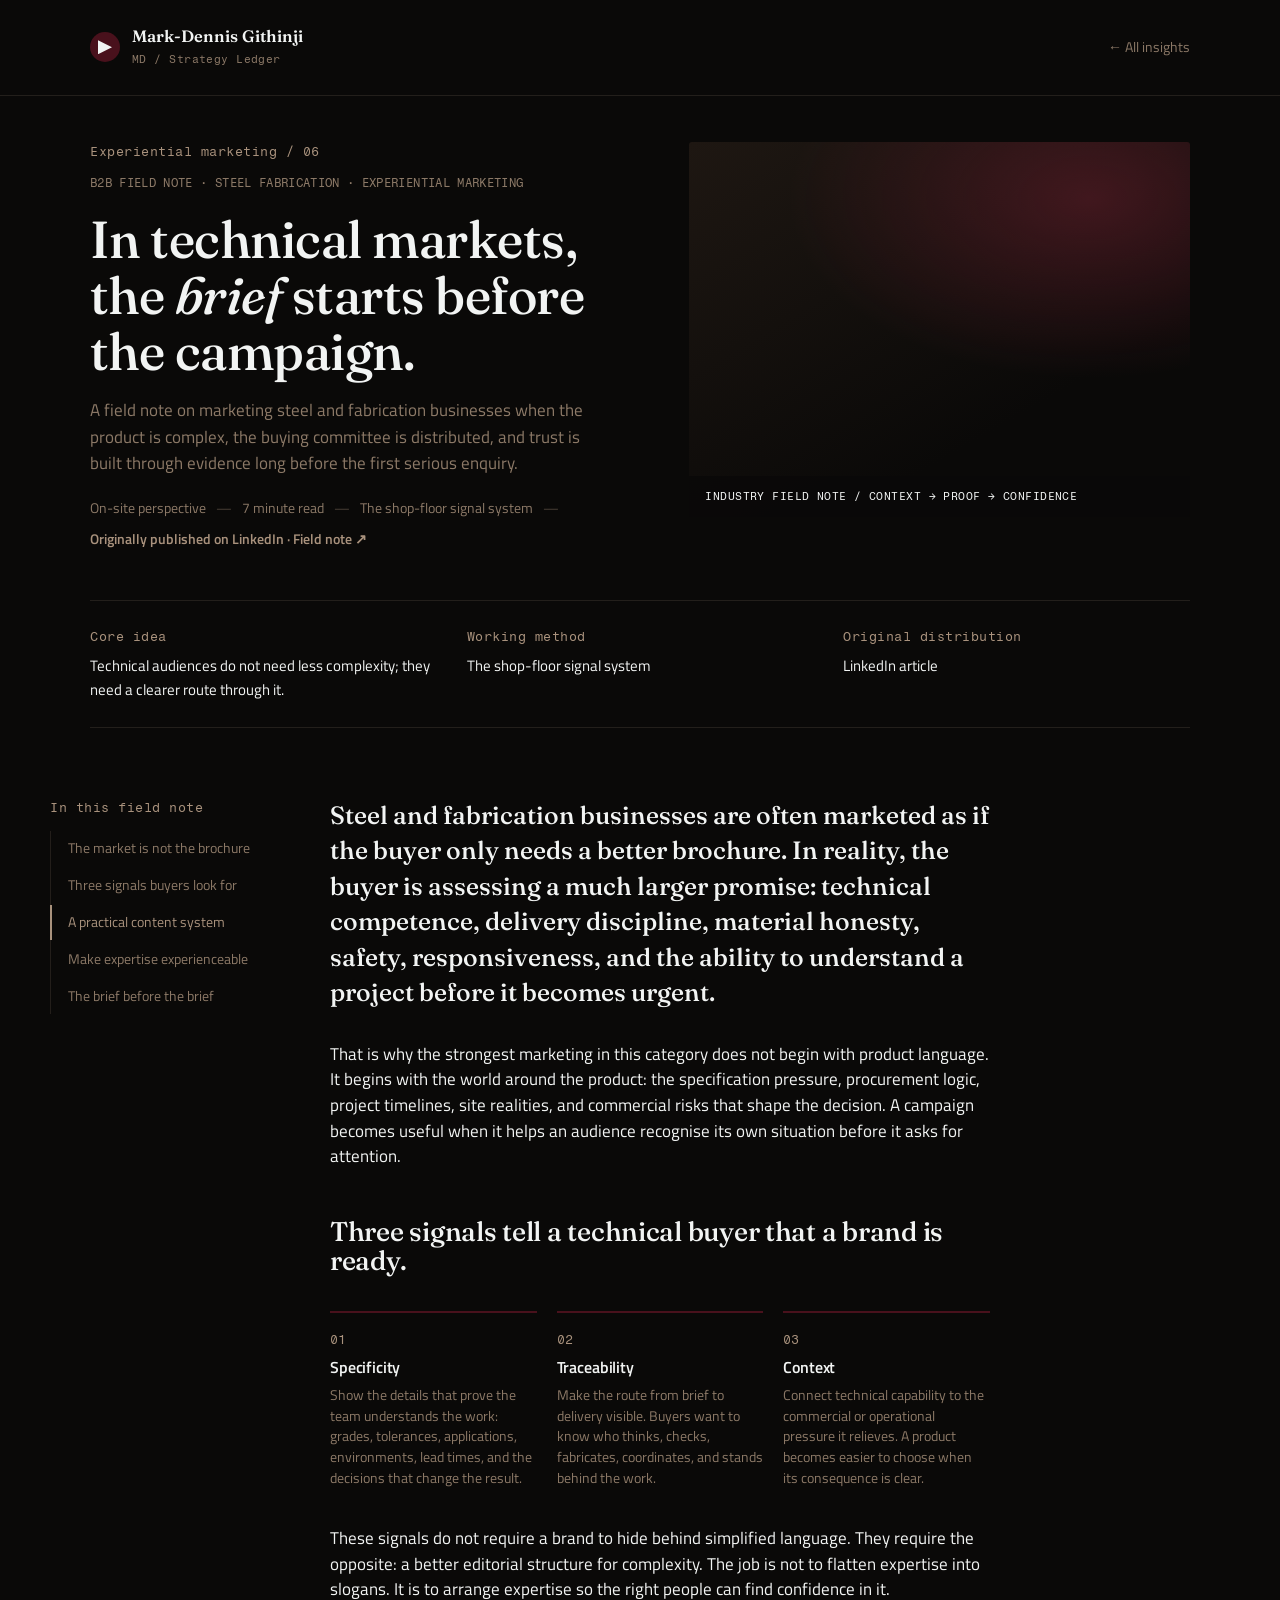
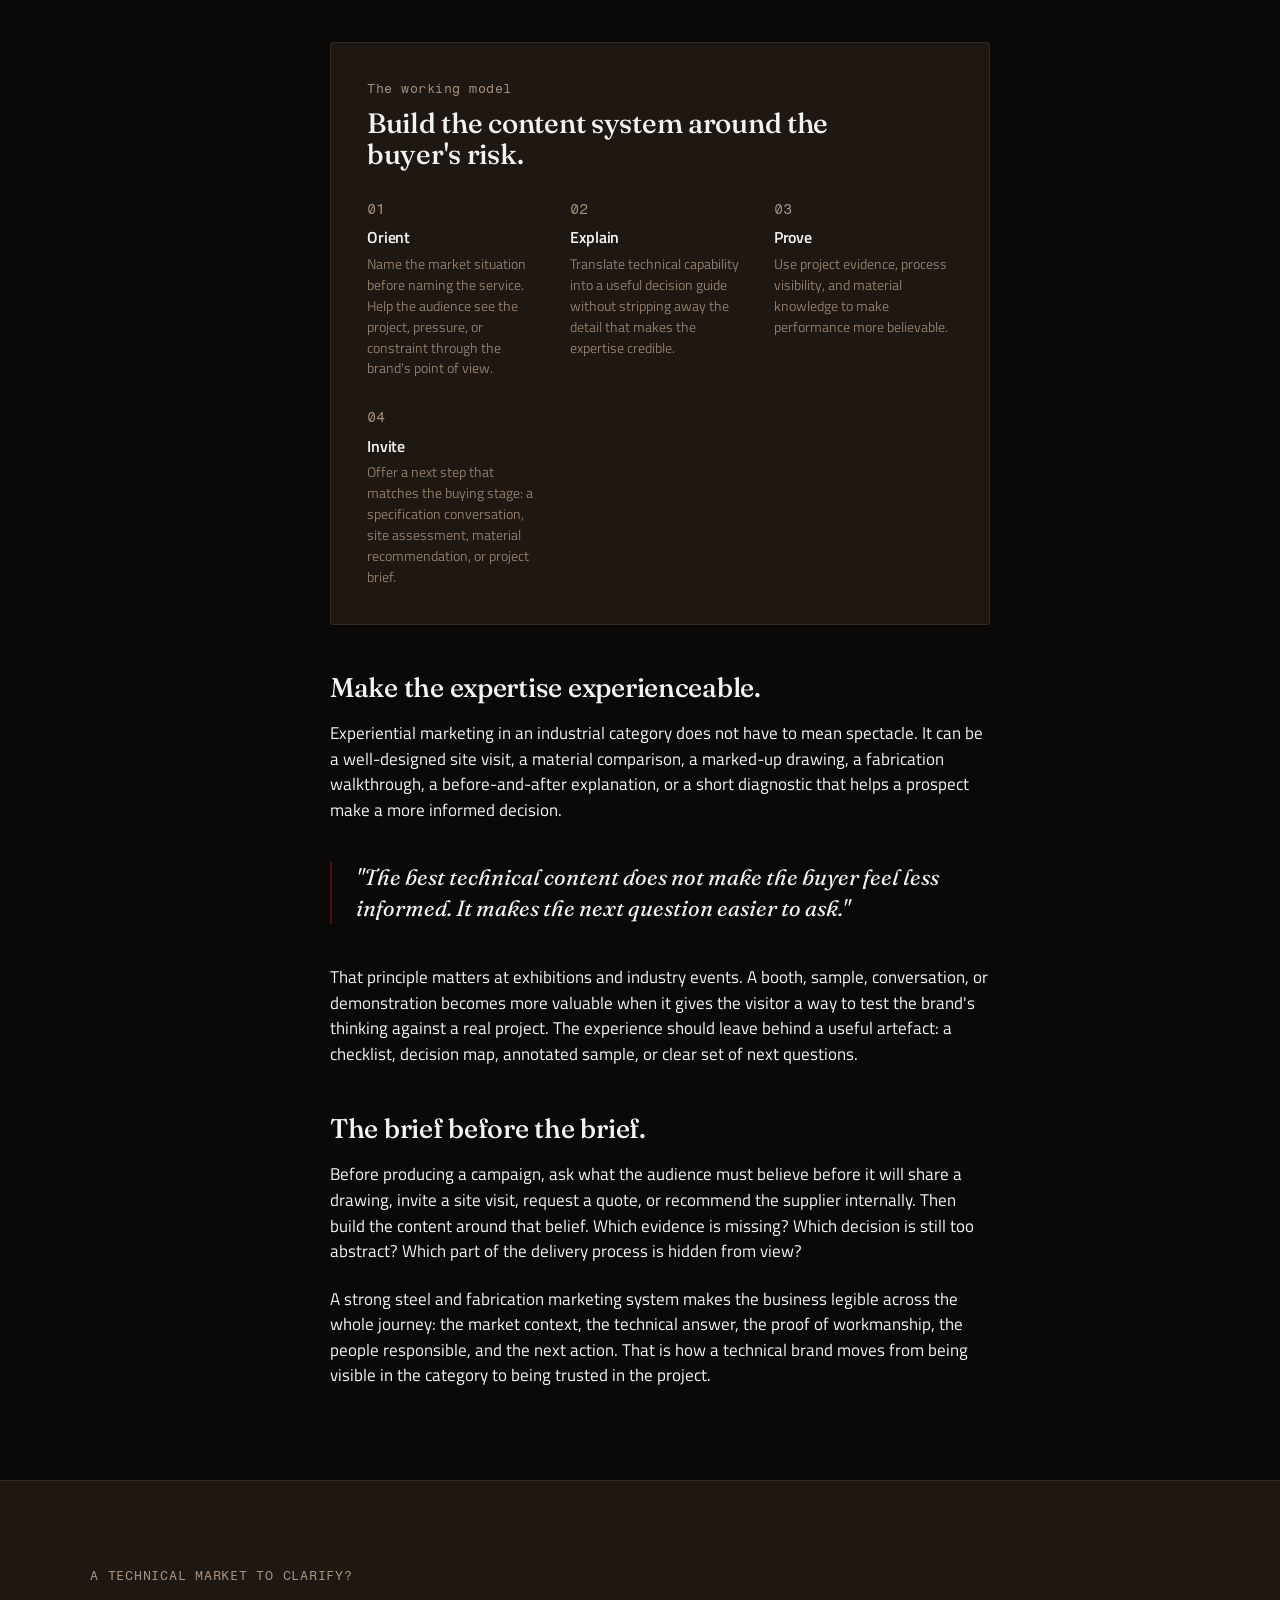
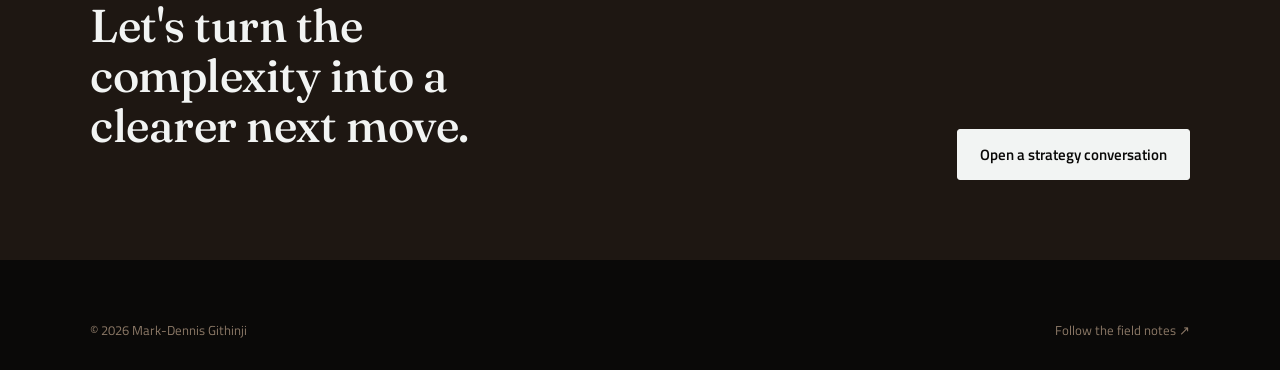
<file: insights/steel-fabrication-field-note.html>
<!DOCTYPE html>
<html lang="en">
<head>
<meta charset="UTF-8">
<meta name="viewport" content="width=device-width, initial-scale=1.0">
<link rel="icon" type="image/svg+xml" href="../favicon.svg">
<title>In Technical Markets, the Brief Starts Before the Campaign | Mark-Dennis Githinji</title>
<meta name="description" content="A field note on marketing steel and fabrication businesses when the product is complex, the buying committee is distributed, and trust is built through evidence long before the first serious enquiry.">
<link rel="canonical" href="https://markdennisgithinji.com/insights/steel-fabrication-field-note.html">
<meta property="og:type" content="article">
<meta property="og:title" content="In technical markets, the brief starts before the campaign">
<meta property="og:description" content="Technical audiences do not need less complexity; they need a clearer route through it.">
<meta property="og:url" content="https://markdennisgithinji.com/insights/steel-fabrication-field-note.html">
<link rel="stylesheet" href="../styles.css">
<script type="application/ld+json">
{
  "@context": "https://schema.org",
  "@type": "Article",
  "headline": "In technical markets, the brief starts before the campaign",
  "author": {"@type":"Person","name":"Mark-Dennis Githinji"}
}
</script>
</head>
<body>

<header class="site-header">
  <div class="wrap">
    <a href="../index.html" class="brand">
      <span class="brand-mark" aria-hidden="true"></span>
      <span class="brand-text"><span class="brand-name">Mark-Dennis Githinji</span><br><span class="brand-role">MD / Strategy Ledger</span></span>
    </a>
    <a href="../index.html#insights" class="back-link">← All insights</a>
  </div>
</header>

<section class="article-hero">
  <div class="wrap article-hero-grid">
    <div>
      <p class="article-kicker">Experiential marketing / 06</p>
      <p class="article-tags">B2B field note · Steel fabrication · Experiential marketing</p>
      <h1>In technical markets, the <em>brief</em> starts before the campaign.</h1>
      <p class="lede">A field note on marketing steel and fabrication businesses when the product is complex, the buying committee is distributed, and trust is built through evidence long before the first serious enquiry.</p>
      <p class="article-meta-line">
        <span>On-site perspective</span><span class="sep">—</span>
        <span>7 minute read</span><span class="sep">—</span>
        <span>The shop-floor signal system</span><span class="sep">—</span>
        <a href="#">Originally published on LinkedIn · Field note ↗</a>
      </p>
    </div>
    <div class="article-figure">
      <div class="article-figure-cap">Industry field note / context → proof → confidence</div>
    </div>
  </div>
</section>

<div class="wrap">
  <div class="meta-strip">
    <div><span class="section-label">Core idea</span><p class="val">Technical audiences do not need less complexity; they need a clearer route through it.</p></div>
    <div><span class="section-label">Working method</span><p class="val">The shop-floor signal system</p></div>
    <div><span class="section-label">Original distribution</span><p class="val">LinkedIn article</p></div>
  </div>
</div>

<div class="wrap article-body-row">
  <nav class="toc">
    <span class="section-label">In this field note</span>
    <ul>
      <li><a href="#brochure">The market is not the brochure</a></li>
      <li><a href="#signals">Three signals buyers look for</a></li>
      <li><a href="#system">A practical content system</a></li>
      <li><a href="#experienceable">Make expertise experienceable</a></li>
      <li><a href="#brief">The brief before the brief</a></li>
    </ul>
  </nav>

  <article class="prose">
    <p class="lead" id="brochure">Steel and fabrication businesses are often marketed as if the buyer only needs a better brochure. In reality, the buyer is assessing a much larger promise: technical competence, delivery discipline, material honesty, safety, responsiveness, and the ability to understand a project before it becomes urgent.</p>
    <p>That is why the strongest marketing in this category does not begin with product language. It begins with the world around the product: the specification pressure, procurement logic, project timelines, site realities, and commercial risks that shape the decision. A campaign becomes useful when it helps an audience recognise its own situation before it asks for attention.</p>

    <h2 id="signals">Three signals tell a technical buyer that a brand is ready.</h2>
    <div class="trio">
      <div class="trio-item reveal"><span class="method-num">01</span><h4>Specificity</h4><p>Show the details that prove the team understands the work: grades, tolerances, applications, environments, lead times, and the decisions that change the result.</p></div>
      <div class="trio-item reveal d1"><span class="method-num">02</span><h4>Traceability</h4><p>Make the route from brief to delivery visible. Buyers want to know who thinks, checks, fabricates, coordinates, and stands behind the work.</p></div>
      <div class="trio-item reveal d2"><span class="method-num">03</span><h4>Context</h4><p>Connect technical capability to the commercial or operational pressure it relieves. A product becomes easier to choose when its consequence is clear.</p></div>
    </div>
    <p>These signals do not require a brand to hide behind simplified language. They require the opposite: a better editorial structure for complexity. The job is not to flatten expertise into slogans. It is to arrange expertise so the right people can find confidence in it.</p>

    <div class="framework-box reveal" id="system">
      <span class="section-label">The working model</span>
      <h3>Build the content system around the buyer's risk.</h3>
      <div class="framework-grid">
        <div class="framework-item"><span class="method-num">01</span><h4>Orient</h4><p>Name the market situation before naming the service. Help the audience see the project, pressure, or constraint through the brand's point of view.</p></div>
        <div class="framework-item"><span class="method-num">02</span><h4>Explain</h4><p>Translate technical capability into a useful decision guide without stripping away the detail that makes the expertise credible.</p></div>
        <div class="framework-item"><span class="method-num">03</span><h4>Prove</h4><p>Use project evidence, process visibility, and material knowledge to make performance more believable.</p></div>
        <div class="framework-item"><span class="method-num">04</span><h4>Invite</h4><p>Offer a next step that matches the buying stage: a specification conversation, site assessment, material recommendation, or project brief.</p></div>
      </div>
    </div>

    <h2 id="experienceable">Make the expertise experienceable.</h2>
    <p>Experiential marketing in an industrial category does not have to mean spectacle. It can be a well-designed site visit, a material comparison, a marked-up drawing, a fabrication walkthrough, a before-and-after explanation, or a short diagnostic that helps a prospect make a more informed decision.</p>

    <blockquote class="pull reveal">"The best technical content does not make the buyer feel less informed. It makes the next question easier to ask."</blockquote>

    <p>That principle matters at exhibitions and industry events. A booth, sample, conversation, or demonstration becomes more valuable when it gives the visitor a way to test the brand's thinking against a real project. The experience should leave behind a useful artefact: a checklist, decision map, annotated sample, or clear set of next questions.</p>

    <h2 id="brief">The brief before the brief.</h2>
    <p>Before producing a campaign, ask what the audience must believe before it will share a drawing, invite a site visit, request a quote, or recommend the supplier internally. Then build the content around that belief. Which evidence is missing? Which decision is still too abstract? Which part of the delivery process is hidden from view?</p>
    <p>A strong steel and fabrication marketing system makes the business legible across the whole journey: the market context, the technical answer, the proof of workmanship, the people responsible, and the next action. That is how a technical brand moves from being visible in the category to being trusted in the project.</p>
  </article>
</div>

<section class="closing">
  <div class="wrap">
    <span class="eyebrow">A technical market to clarify?</span>
    <div class="closing-row">
      <h2>Let's turn the complexity into a clearer next move.</h2>
      <a href="mailto:mmg.dennis@gmail.com" class="btn on-rust">Open a strategy conversation</a>
    </div>
  </div>
</section>

<section class="contact-strip">
  <div class="wrap">
    <div class="site-footer" style="border-top:none;margin-top:0;padding-top:0;">
      <span>© 2026 Mark-Dennis Githinji</span>
      <a href="../index.html#insights">Follow the field notes ↗</a>
    </div>
  </div>
</section>

<script src="../script.js"></script>
</body>
</html>
</file>
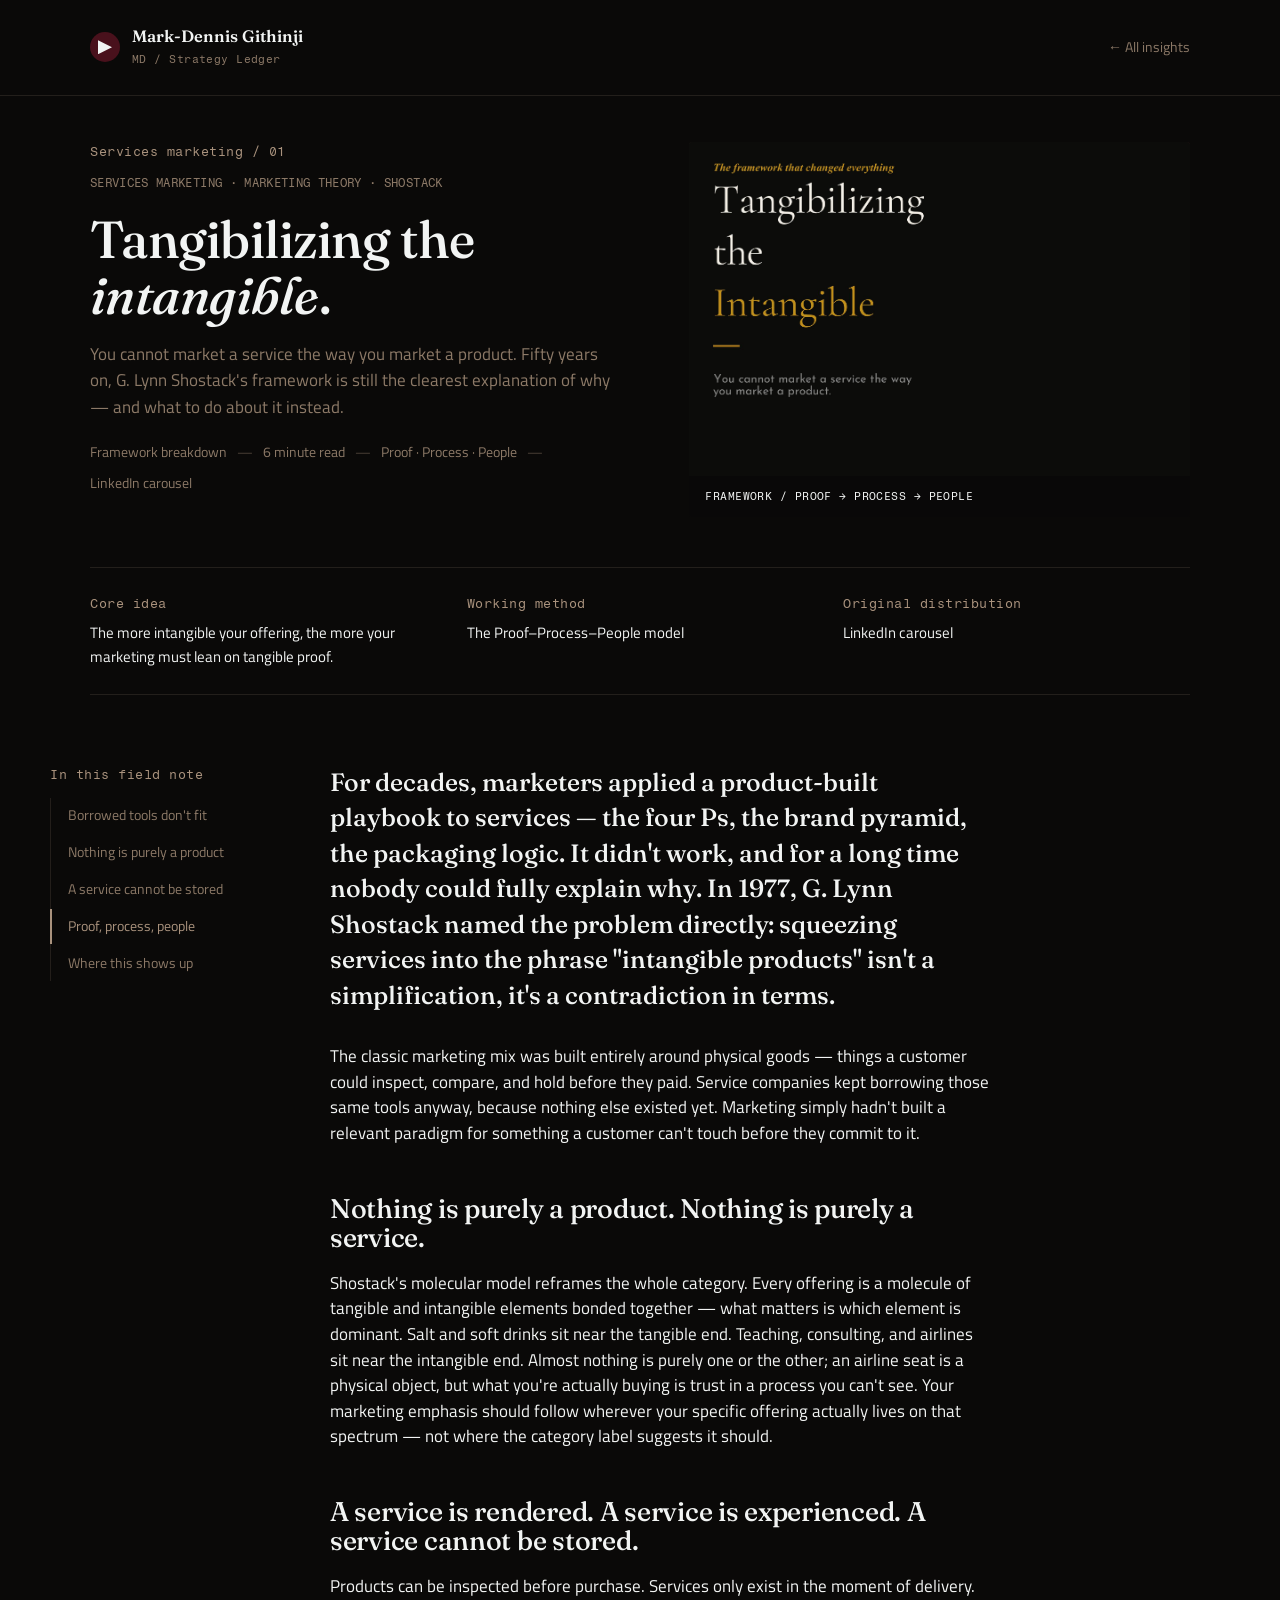
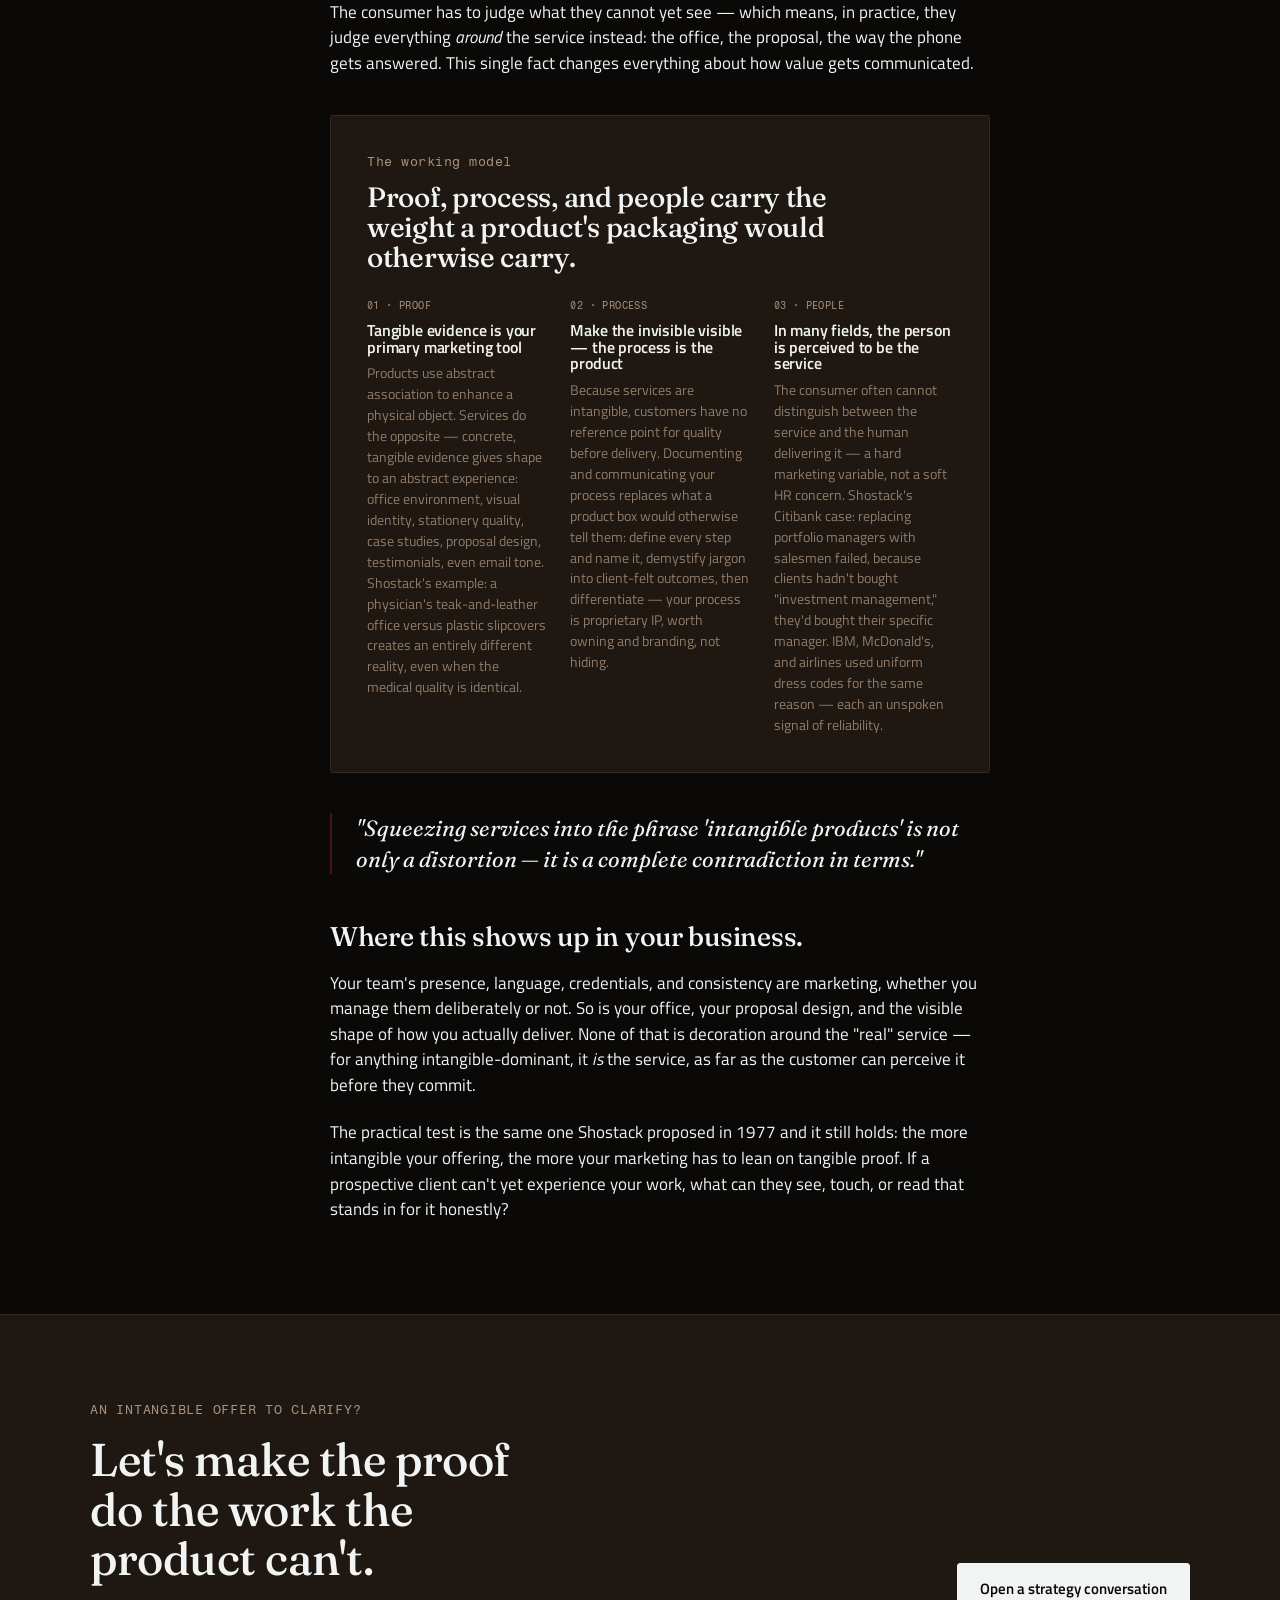
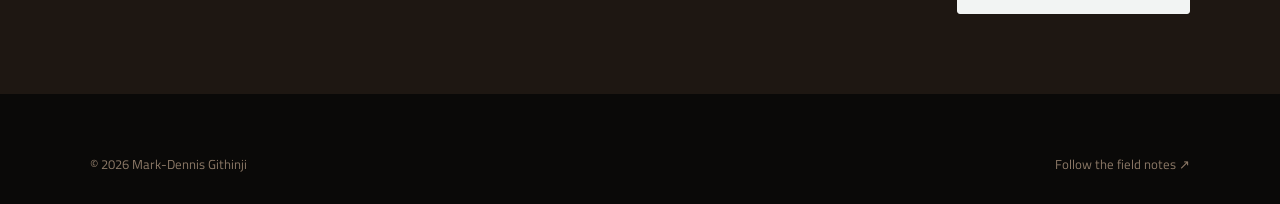
<file: insights/tangibilizing-the-intangible.html>
<!DOCTYPE html>
<html lang="en">
<head>
<meta charset="UTF-8">
<meta name="viewport" content="width=device-width, initial-scale=1.0">
<link rel="icon" type="image/svg+xml" href="../favicon.svg">
<title>Tangibilizing the Intangible — Why Services Need a Different Marketing Model | Mark-Dennis Githinji</title>
<meta name="description" content="G. Lynn Shostack's 1977 framework still holds: you cannot market a service the way you market a product. Proof, process, and people are the tools that carry the weight instead.">
<link rel="canonical" href="https://markdennisgithinji.com/insights/tangibilizing-the-intangible.html">
<meta property="og:type" content="article">
<meta property="og:title" content="Tangibilizing the Intangible">
<meta property="og:description" content="You cannot market a service the way you market a product. Proof, process, and people are the framework that closes the gap.">
<meta property="og:url" content="https://markdennisgithinji.com/insights/tangibilizing-the-intangible.html">
<link rel="stylesheet" href="../styles.css">
<script type="application/ld+json">
{
  "@context": "https://schema.org",
  "@type": "Article",
  "headline": "Tangibilizing the Intangible",
  "author": {"@type":"Person","name":"Mark-Dennis Githinji"}
}
</script>
</head>
<body>

<header class="site-header">
  <div class="wrap">
    <a href="../index.html" class="brand">
      <span class="brand-mark" aria-hidden="true"></span>
      <span class="brand-text"><span class="brand-name">Mark-Dennis Githinji</span><br><span class="brand-role">MD / Strategy Ledger</span></span>
    </a>
    <a href="../index.html#insights" class="back-link">← All insights</a>
  </div>
</header>

<section class="article-hero">
  <div class="wrap article-hero-grid">
    <div>
      <p class="article-kicker">Services marketing / 01</p>
      <p class="article-tags">Services marketing · Marketing theory · Shostack</p>
      <h1>Tangibilizing the <em>intangible</em>.</h1>
      <p class="lede">You cannot market a service the way you market a product. Fifty years on, G. Lynn Shostack's framework is still the clearest explanation of why — and what to do about it instead.</p>
      <p class="article-meta-line">
        <span>Framework breakdown</span><span class="sep">—</span>
        <span>6 minute read</span><span class="sep">—</span>
        <span>Proof · Process · People</span><span class="sep">—</span>
        <span>LinkedIn carousel</span>
      </p>
    </div>
    <div class="article-figure">
      <img class="figure-img" src="../images/shostack-cover.jpg" alt="Tangibilizing the Intangible — LinkedIn carousel cover slide">
      <div class="article-figure-cap">Framework / proof → process → people</div>
    </div>
  </div>
</section>

<div class="wrap">
  <div class="meta-strip">
    <div><span class="section-label">Core idea</span><p class="val">The more intangible your offering, the more your marketing must lean on tangible proof.</p></div>
    <div><span class="section-label">Working method</span><p class="val">The Proof–Process–People model</p></div>
    <div><span class="section-label">Original distribution</span><p class="val">LinkedIn carousel</p></div>
  </div>
</div>

<div class="wrap article-body-row">
  <nav class="toc">
    <span class="section-label">In this field note</span>
    <ul>
      <li><a href="#problem">Borrowed tools don't fit</a></li>
      <li><a href="#molecule">Nothing is purely a product</a></li>
      <li><a href="#insight">A service cannot be stored</a></li>
      <li><a href="#model">Proof, process, people</a></li>
      <li><a href="#where">Where this shows up</a></li>
    </ul>
  </nav>

  <article class="prose">
    <p class="lead" id="problem">For decades, marketers applied a product-built playbook to services — the four Ps, the brand pyramid, the packaging logic. It didn't work, and for a long time nobody could fully explain why. In 1977, G. Lynn Shostack named the problem directly: squeezing services into the phrase "intangible products" isn't a simplification, it's a contradiction in terms.</p>
    <p>The classic marketing mix was built entirely around physical goods — things a customer could inspect, compare, and hold before they paid. Service companies kept borrowing those same tools anyway, because nothing else existed yet. Marketing simply hadn't built a relevant paradigm for something a customer can't touch before they commit to it.</p>

    <h2 id="molecule">Nothing is purely a product. Nothing is purely a service.</h2>
    <p>Shostack's molecular model reframes the whole category. Every offering is a molecule of tangible and intangible elements bonded together — what matters is which element is dominant. Salt and soft drinks sit near the tangible end. Teaching, consulting, and airlines sit near the intangible end. Almost nothing is purely one or the other; an airline seat is a physical object, but what you're actually buying is trust in a process you can't see. Your marketing emphasis should follow wherever your specific offering actually lives on that spectrum — not where the category label suggests it should.</p>

    <h2 id="insight">A service is rendered. A service is experienced. A service cannot be stored.</h2>
    <p>Products can be inspected before purchase. Services only exist in the moment of delivery. The consumer has to judge what they cannot yet see — which means, in practice, they judge everything <em>around</em> the service instead: the office, the proposal, the way the phone gets answered. This single fact changes everything about how value gets communicated.</p>

    <div class="framework-box reveal" id="model">
      <span class="section-label">The working model</span>
      <h3>Proof, process, and people carry the weight a product's packaging would otherwise carry.</h3>
      <div class="framework-grid">
        <div class="framework-item"><span class="step-tag">01 · Proof</span><h4>Tangible evidence is your primary marketing tool</h4><p>Products use abstract association to enhance a physical object. Services do the opposite — concrete, tangible evidence gives shape to an abstract experience: office environment, visual identity, stationery quality, case studies, proposal design, testimonials, even email tone. Shostack's example: a physician's teak-and-leather office versus plastic slipcovers creates an entirely different reality, even when the medical quality is identical.</p></div>
        <div class="framework-item"><span class="step-tag">02 · Process</span><h4>Make the invisible visible — the process is the product</h4><p>Because services are intangible, customers have no reference point for quality before delivery. Documenting and communicating your process replaces what a product box would otherwise tell them: define every step and name it, demystify jargon into client-felt outcomes, then differentiate — your process is proprietary IP, worth owning and branding, not hiding.</p></div>
        <div class="framework-item"><span class="step-tag">03 · People</span><h4>In many fields, the person is perceived to be the service</h4><p>The consumer often cannot distinguish between the service and the human delivering it — a hard marketing variable, not a soft HR concern. Shostack's Citibank case: replacing portfolio managers with salesmen failed, because clients hadn't bought "investment management," they'd bought their specific manager. IBM, McDonald's, and airlines used uniform dress codes for the same reason — each an unspoken signal of reliability.</p></div>
      </div>
    </div>

    <blockquote class="pull reveal">"Squeezing services into the phrase 'intangible products' is not only a distortion — it is a complete contradiction in terms."</blockquote>

    <h2 id="where">Where this shows up in your business.</h2>
    <p>Your team's presence, language, credentials, and consistency are marketing, whether you manage them deliberately or not. So is your office, your proposal design, and the visible shape of how you actually deliver. None of that is decoration around the "real" service — for anything intangible-dominant, it <em>is</em> the service, as far as the customer can perceive it before they commit.</p>
    <p>The practical test is the same one Shostack proposed in 1977 and it still holds: the more intangible your offering, the more your marketing has to lean on tangible proof. If a prospective client can't yet experience your work, what can they see, touch, or read that stands in for it honestly?</p>
  </article>
</div>

<section class="closing">
  <div class="wrap">
    <span class="eyebrow">An intangible offer to clarify?</span>
    <div class="closing-row">
      <h2>Let's make the proof do the work the product can't.</h2>
      <a href="mailto:mmg.dennis@gmail.com" class="btn on-rust">Open a strategy conversation</a>
    </div>
  </div>
</section>

<section class="contact-strip">
  <div class="wrap">
    <div class="site-footer" style="border-top:none;margin-top:0;padding-top:0;">
      <span>© 2026 Mark-Dennis Githinji</span>
      <a href="../index.html#insights">Follow the field notes ↗</a>
    </div>
  </div>
</section>

<script src="../script.js"></script>
</body>
</html>
</file>
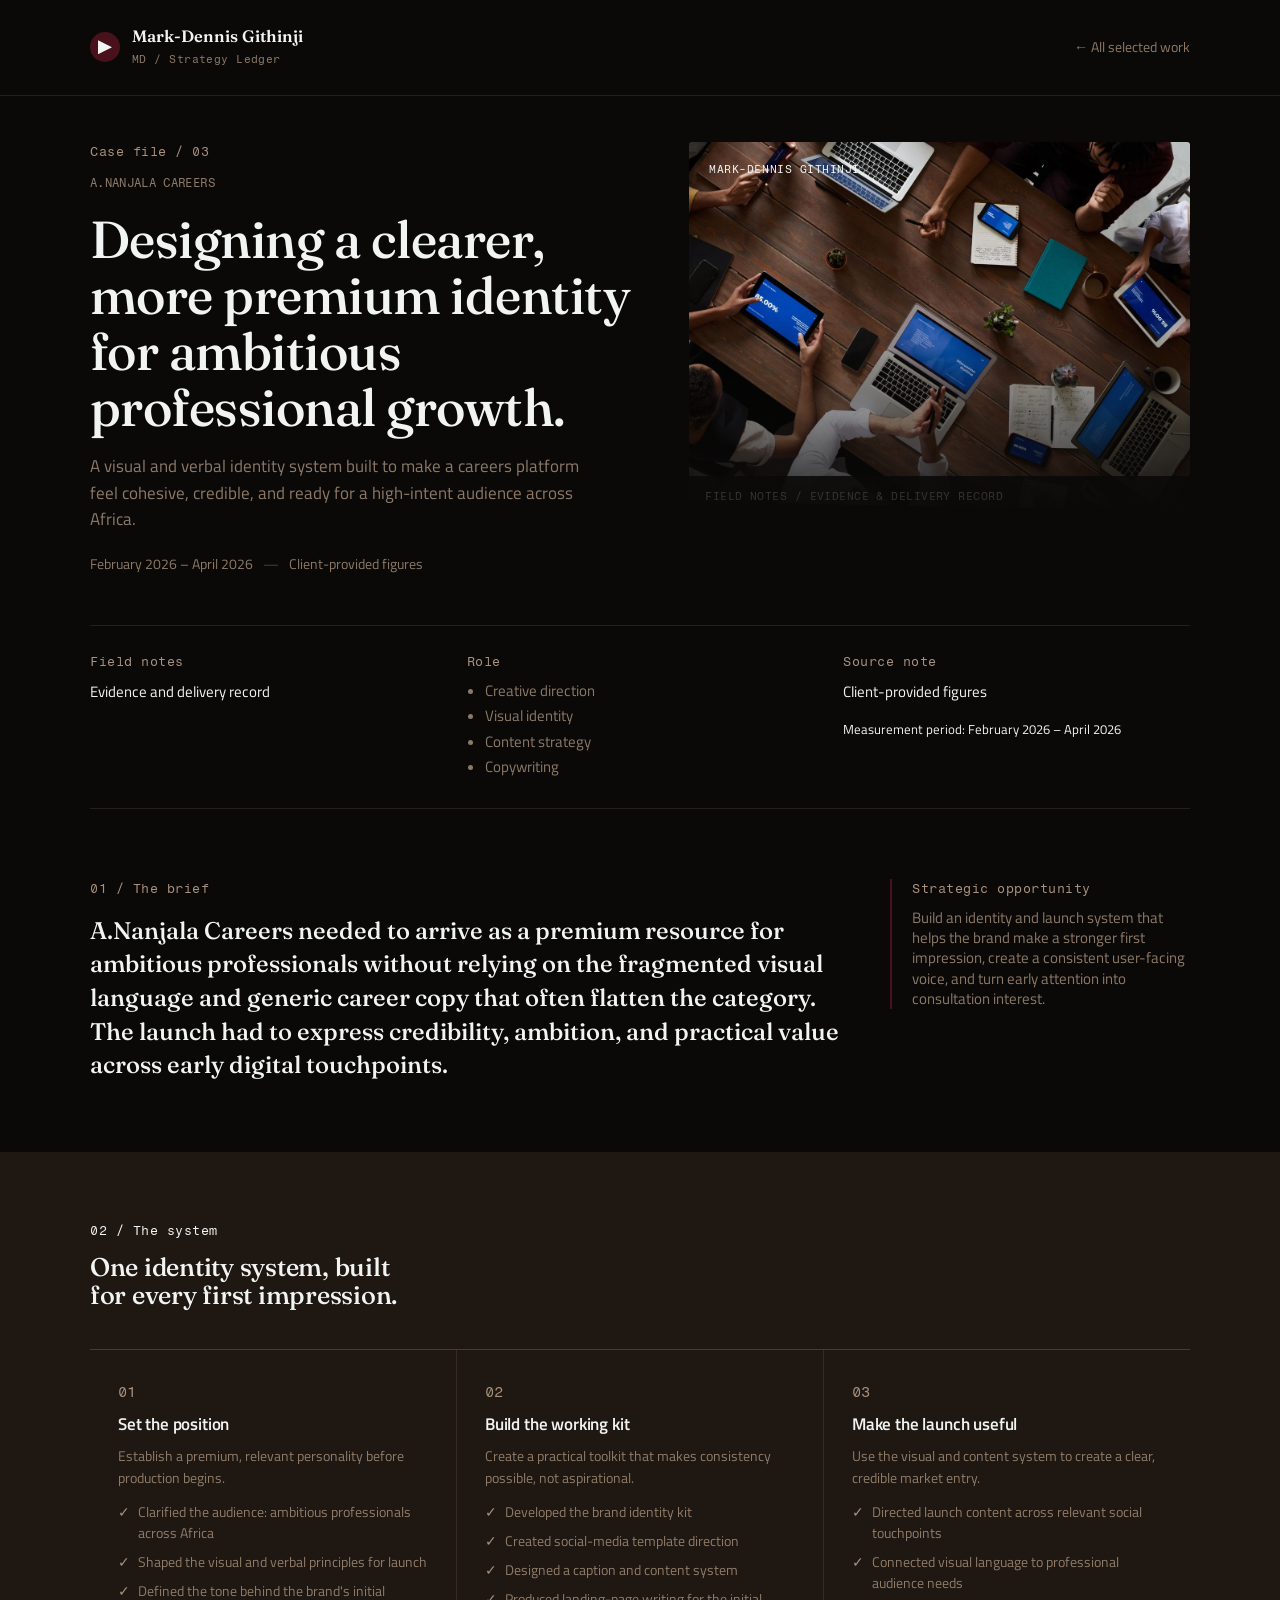
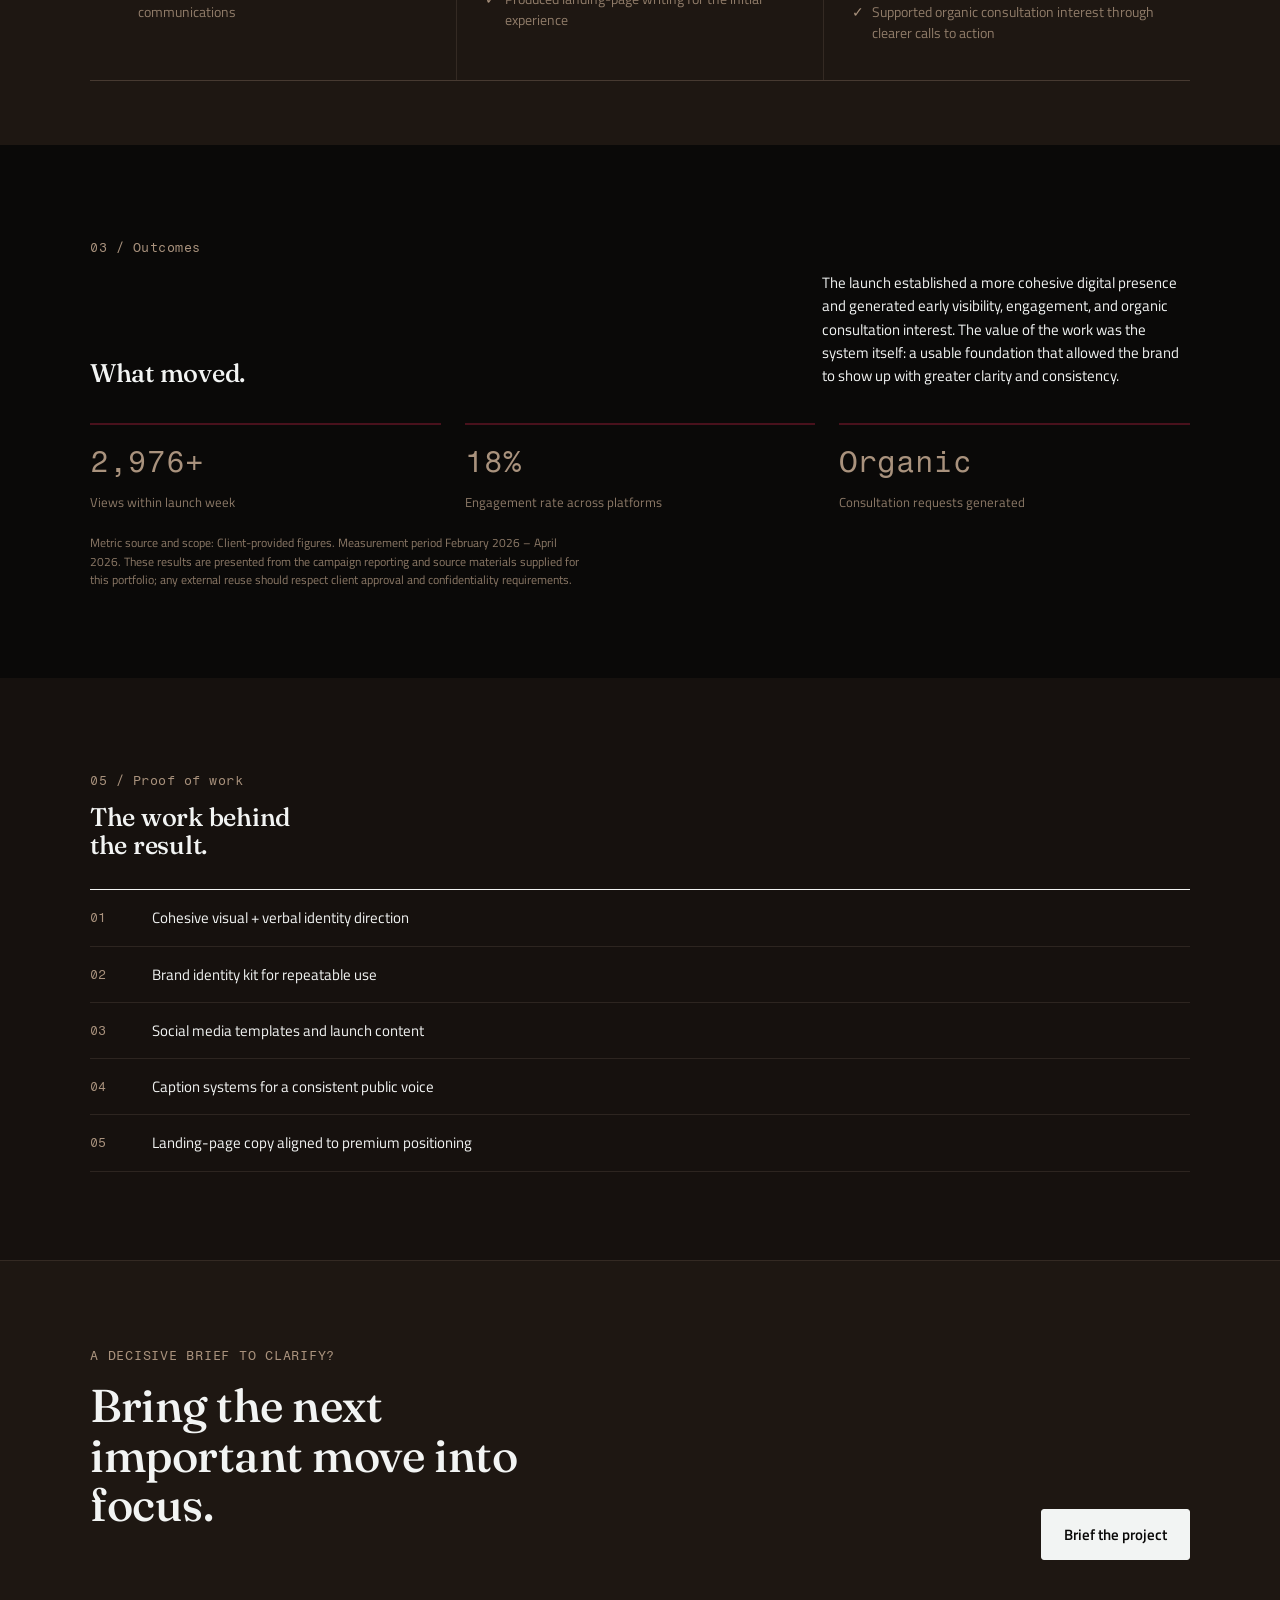
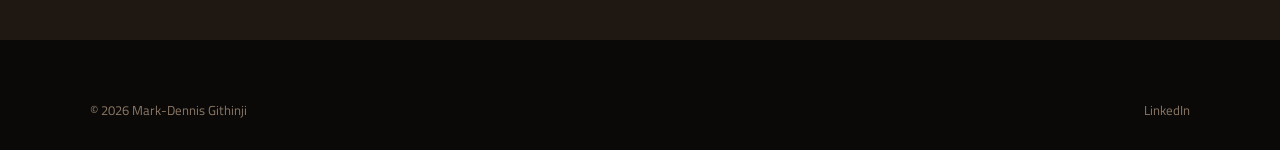
<file: work/a-nanjala-careers.html>
<!DOCTYPE html>
<html lang="en">
<head>
<meta charset="UTF-8">
<meta name="viewport" content="width=device-width, initial-scale=1.0">
<link rel="icon" type="image/svg+xml" href="../favicon.svg">
<title>A.Nanjala Careers — Digital Brand System | Mark-Dennis Githinji</title>
<meta name="description" content="A visual and verbal identity system that made a careers platform feel cohesive, credible, and ready for a high-intent audience across Africa.">
<link rel="canonical" href="https://markdennisgithinji.com/work/a-nanjala-careers.html">
<meta property="og:type" content="article">
<meta property="og:title" content="A.Nanjala Careers — Digital Brand System">
<meta property="og:description" content="A visual and verbal identity system built to make a careers platform feel cohesive, credible, and ready for a high-intent audience across Africa.">
<meta property="og:url" content="https://markdennisgithinji.com/work/a-nanjala-careers.html">
<link rel="stylesheet" href="../styles.css">
<script type="application/ld+json">
{
  "@context": "https://schema.org",
  "@type": "CreativeWork",
  "name": "A.Nanjala Careers — Digital Brand System",
  "author": {"@type":"Person","name":"Mark-Dennis Githinji"},
  "about": "Visual and verbal identity system for a careers platform launch"
}
</script>
</head>
<body>

<header class="site-header">
  <div class="wrap">
    <a href="../index.html" class="brand">
      <span class="brand-mark" aria-hidden="true"></span>
      <span class="brand-text"><span class="brand-name">Mark-Dennis Githinji</span><br><span class="brand-role">MD / Strategy Ledger</span></span>
    </a>
    <a href="../index.html#work" class="back-link">← All selected work</a>
  </div>
</header>

<section class="article-hero">
  <div class="wrap article-hero-grid">
    <div>
      <p class="article-kicker">Case file / 03</p>
      <p class="article-tags">A.Nanjala Careers</p>
      <h1>Designing a clearer, more premium identity for ambitious professional growth.</h1>
      <p class="lede">A visual and verbal identity system built to make a careers platform feel cohesive, credible, and ready for a high-intent audience across Africa.</p>
      <p class="article-meta-line">
        <span>February 2026 – April 2026</span>
        <span class="sep">—</span>
        <span>Client-provided figures</span>
      </p>
    </div>
    <div class="article-figure"><img class="figure-img" src="../images/stock-meeting.jpg" alt="Team reviewing brand identity materials"><div class="figure-scrim"></div>
      <span class="hero-figure-tag" style="color:var(--soft-on-navy);">Mark-Dennis Githinji</span>
      <div class="article-figure-cap">Field notes / evidence &amp; delivery record</div>
    </div>
  </div>
</section>

<div class="wrap">
  <div class="meta-strip">
    <div>
      <span class="section-label">Field notes</span>
      <p class="val">Evidence and delivery record</p>
    </div>
    <div>
      <span class="section-label">Role</span>
      <ul>
        <li>Creative direction</li>
        <li>Visual identity</li>
        <li>Content strategy</li>
        <li>Copywriting</li>
      </ul>
    </div>
    <div>
      <span class="section-label">Source note</span>
      <p class="val">Client-provided figures</p>
      <p style="font-size:13px;color:var(--ink-faint);margin-top:4px;">Measurement period: February 2026 – April 2026</p>
    </div>
  </div>
</div>

<div class="wrap">
  <div class="brief-row">
    <div>
      <span class="section-label" style="display:block;margin-bottom:16px;">01 / The brief</span>
      <p>A.Nanjala Careers needed to arrive as a premium resource for ambitious professionals without relying on the fragmented visual language and generic career copy that often flatten the category. The launch had to express credibility, ambition, and practical value across early digital touchpoints.</p>
    </div>
    <div class="opportunity-box">
      <span class="section-label">Strategic opportunity</span>
      <p>Build an identity and launch system that helps the brand make a stronger first impression, create a consistent user-facing voice, and turn early attention into consultation interest.</p>
    </div>
  </div>
</div>

<section class="section on-navy tight">
  <div class="wrap">
    <span class="section-label" style="color:var(--soft-on-navy);">02 / The system</span>
    <h2 style="max-width:20ch;margin-top:12px;">One identity system, built for every first impression.</h2>
    <div class="system-cols">
      <div class="system-col reveal">
        <span class="method-num">01</span>
        <h4>Set the position</h4>
        <p>Establish a premium, relevant personality before production begins.</p>
        <ul>
          <li>Clarified the audience: ambitious professionals across Africa</li>
          <li>Shaped the visual and verbal principles for launch</li>
          <li>Defined the tone behind the brand's initial communications</li>
        </ul>
      </div>
      <div class="system-col reveal d1">
        <span class="method-num">02</span>
        <h4>Build the working kit</h4>
        <p>Create a practical toolkit that makes consistency possible, not aspirational.</p>
        <ul>
          <li>Developed the brand identity kit</li>
          <li>Created social-media template direction</li>
          <li>Designed a caption and content system</li>
          <li>Produced landing-page writing for the initial experience</li>
        </ul>
      </div>
      <div class="system-col reveal d2">
        <span class="method-num">03</span>
        <h4>Make the launch useful</h4>
        <p>Use the visual and content system to create a clear, credible market entry.</p>
        <ul>
          <li>Directed launch content across relevant social touchpoints</li>
          <li>Connected visual language to professional audience needs</li>
          <li>Supported organic consultation interest through clearer calls to action</li>
        </ul>
      </div>
    </div>
  </div>
</section>

<section class="section">
  <div class="wrap">
    <span class="section-label">03 / Outcomes</span>
    <div style="display:flex;justify-content:space-between;gap:30px;flex-wrap:wrap;align-items:flex-end;margin-top:12px;">
      <h2 style="max-width:14ch;">What moved.</h2>
      <p style="max-width:46ch;color:var(--ink-soft);font-size:15px;">The launch established a more cohesive digital presence and generated early visibility, engagement, and organic consultation interest. The value of the work was the system itself: a usable foundation that allowed the brand to show up with greater clarity and consistency.</p>
    </div>
    <div class="outcome-stats" style="grid-template-columns:repeat(3,1fr);">
      <div class="outcome-stat reveal"><div class="num" data-count="3000" data-suffix="+">3,000+</div><div class="lbl">Views within launch week</div></div>
      <div class="outcome-stat reveal d1"><div class="num" data-count="18" data-suffix="%">18%</div><div class="lbl">Engagement rate across platforms</div></div>
      <div class="outcome-stat reveal d2"><div class="num">Organic</div><div class="lbl">Consultation requests generated</div></div>
    </div>
    <p class="metric-note">Metric source and scope: Client-provided figures. Measurement period February 2026 – April 2026. These results are presented from the campaign reporting and source materials supplied for this portfolio; any external reuse should respect client approval and confidentiality requirements.</p>
  </div>
</section>

<section class="section on-paper-dim">
  <div class="wrap">
    <span class="section-label">05 / Proof of work</span>
    <h2 style="margin-top:12px;max-width:14ch;">The work behind the result.</h2>
    <div class="proof-list" style="border-top-color:var(--rule);">
      <div class="proof-item"><span class="method-num">01</span><span>Cohesive visual + verbal identity direction</span></div>
      <div class="proof-item"><span class="method-num">02</span><span>Brand identity kit for repeatable use</span></div>
      <div class="proof-item"><span class="method-num">03</span><span>Social media templates and launch content</span></div>
      <div class="proof-item"><span class="method-num">04</span><span>Caption systems for a consistent public voice</span></div>
      <div class="proof-item"><span class="method-num">05</span><span>Landing-page copy aligned to premium positioning</span></div>
    </div>
  </div>
</section>

<section class="closing">
  <div class="wrap">
    <span class="eyebrow">A decisive brief to clarify?</span>
    <div class="closing-row">
      <h2>Bring the next important move into focus.</h2>
      <a href="mailto:mmg.dennis@gmail.com" class="btn on-rust">Brief the project</a>
    </div>
  </div>
</section>

<section class="contact-strip">
  <div class="wrap">
    <div class="site-footer" style="border-top:none;margin-top:0;padding-top:0;">
      <span>© 2026 Mark-Dennis Githinji</span>
      <a href="#">LinkedIn</a>
    </div>
  </div>
</section>

<script src="../script.js"></script>
</body>
</html>
</file>
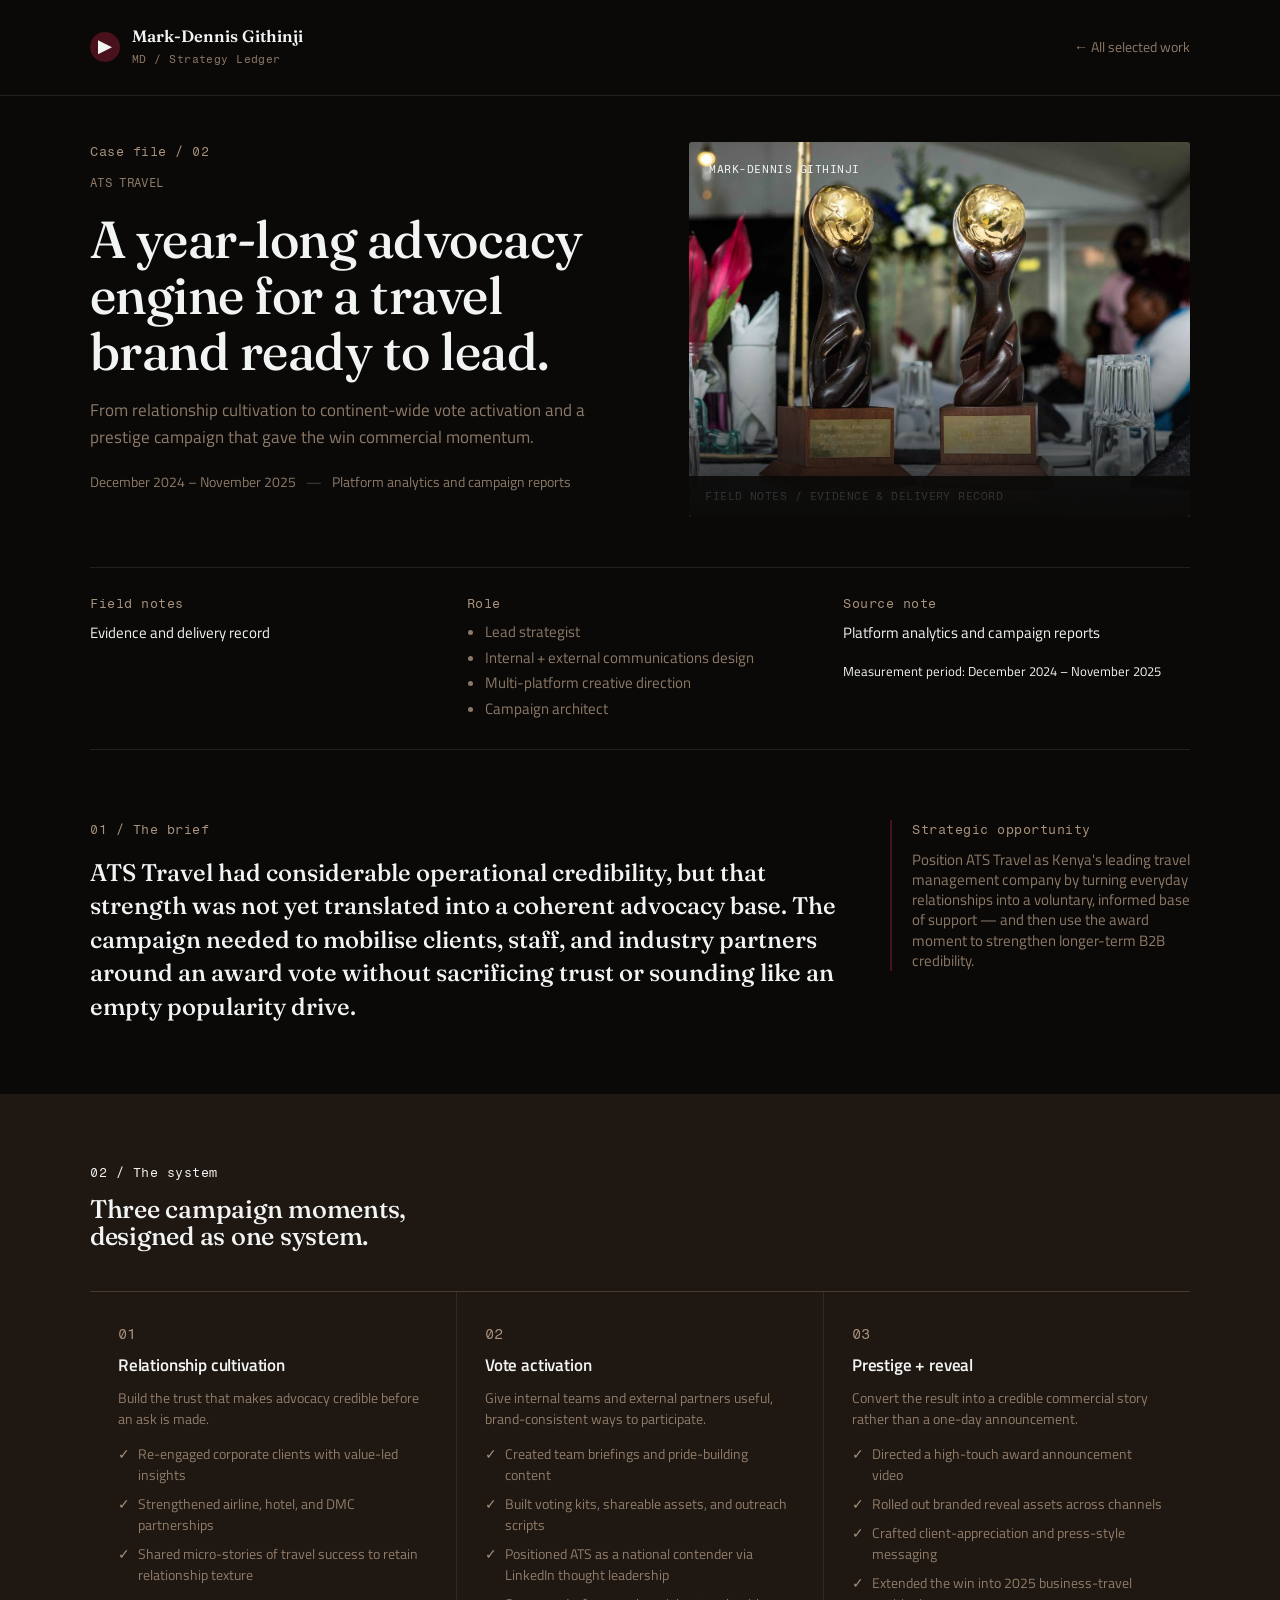
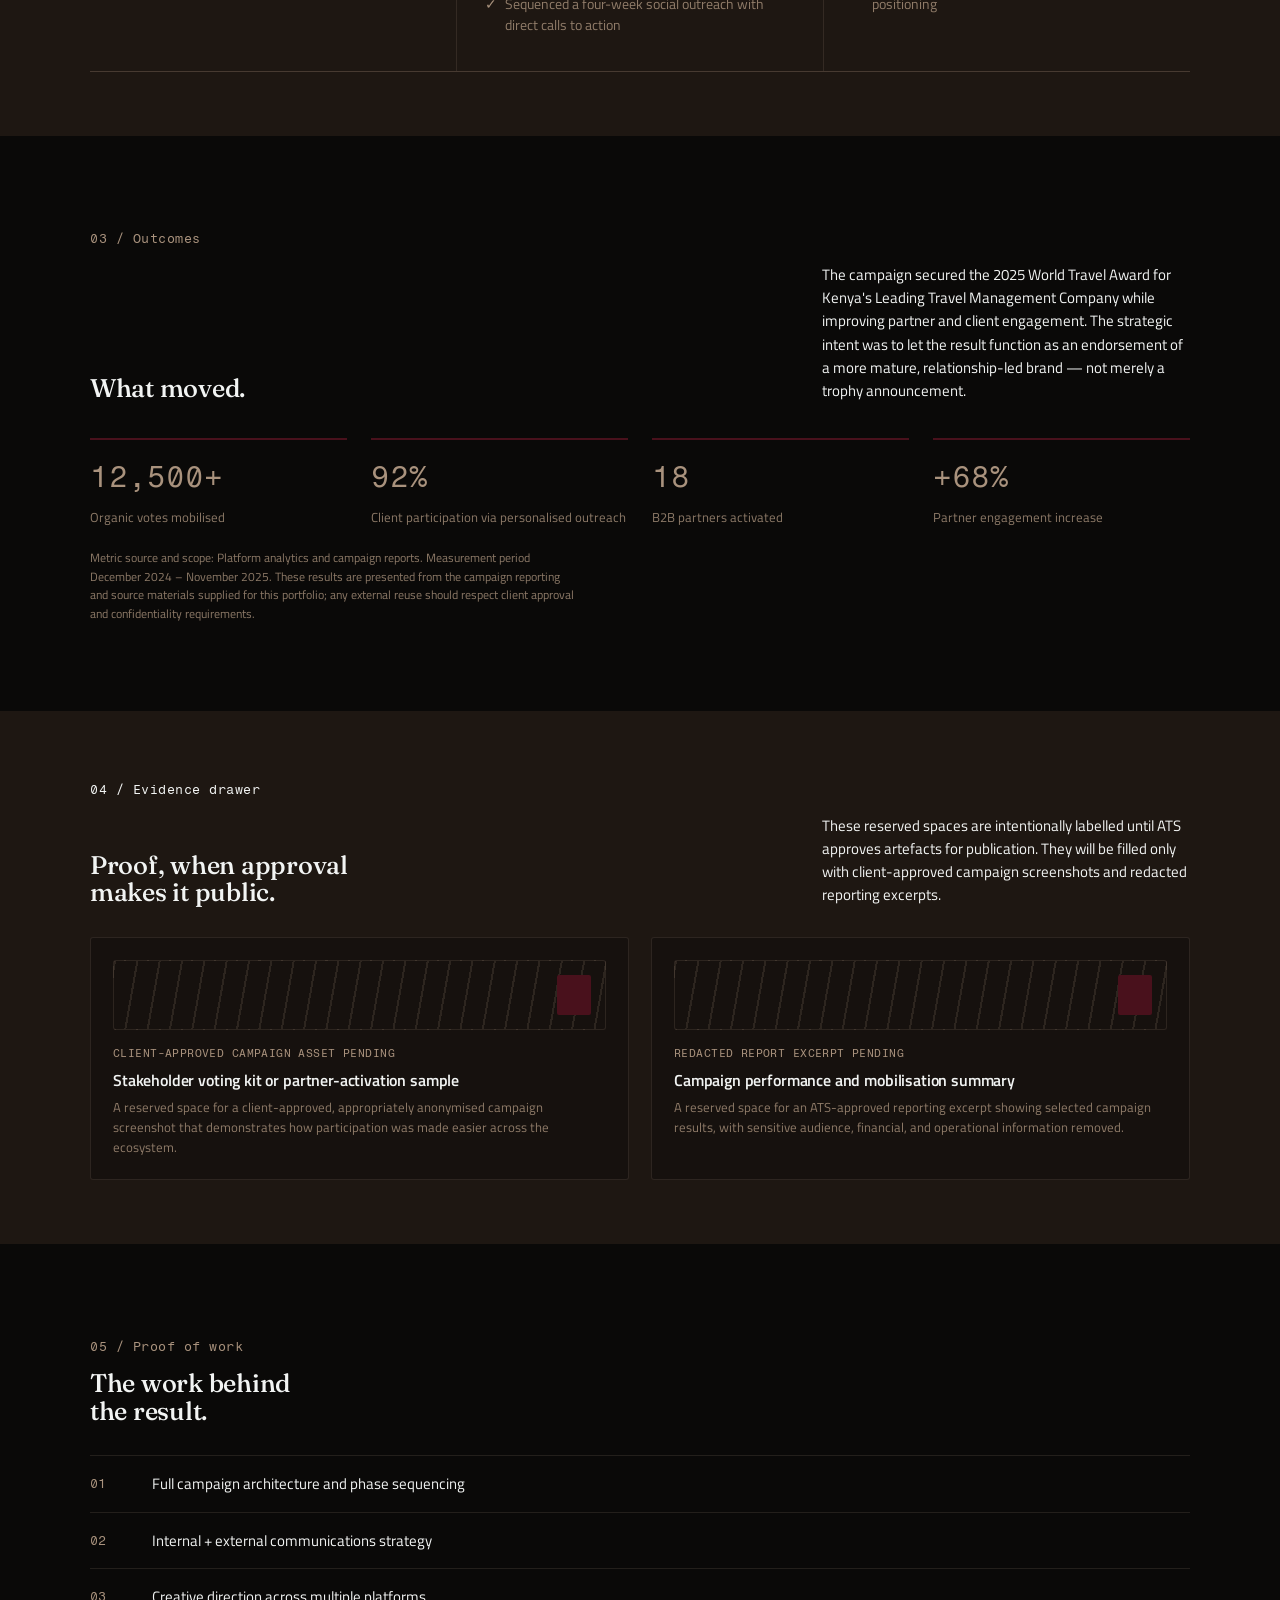
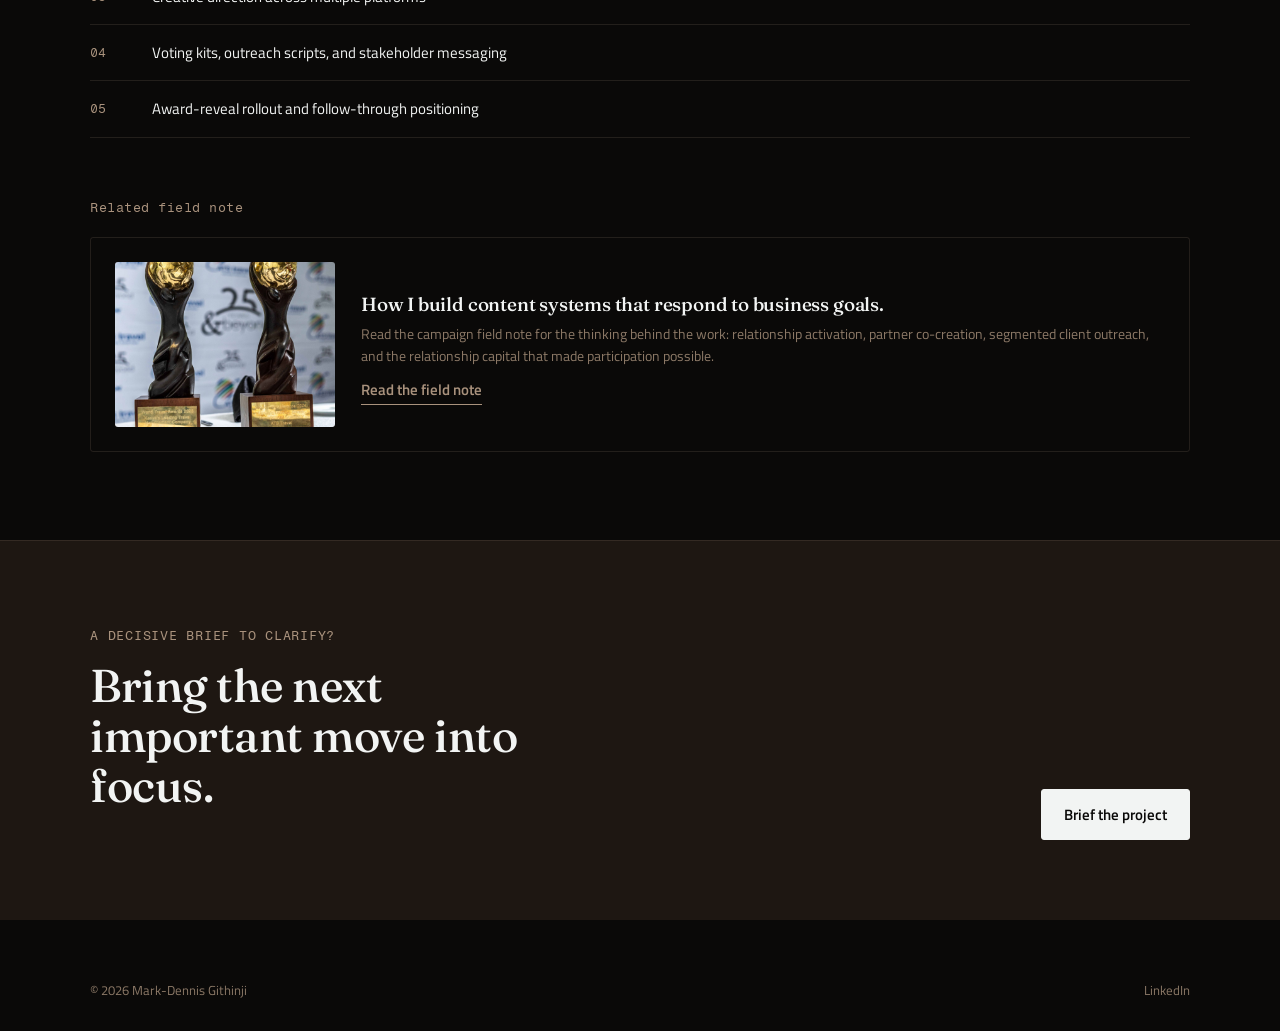
<file: work/ats-travel.html>
<!DOCTYPE html>
<html lang="en">
<head>
<meta charset="UTF-8">
<meta name="viewport" content="width=device-width, initial-scale=1.0">
<link rel="icon" type="image/svg+xml" href="../favicon.svg">
<title>ATS Travel — Awards Campaign · World Travel Awards 2025 | Mark-Dennis Githinji</title>
<meta name="description" content="How a year-long advocacy engine mobilised 12,500+ organic votes and secured ATS Travel the 2025 World Travel Award for Kenya's Leading Travel Management Company.">
<link rel="canonical" href="https://markdennisgithinji.com/work/ats-travel.html">
<meta property="og:type" content="article">
<meta property="og:title" content="ATS Travel — Awards Campaign · World Travel Awards 2025">
<meta property="og:description" content="From relationship cultivation to continent-wide vote activation and a prestige campaign that gave the win commercial momentum.">
<meta property="og:url" content="https://markdennisgithinji.com/work/ats-travel.html">
<link rel="stylesheet" href="../styles.css">
<script type="application/ld+json">
{
  "@context": "https://schema.org",
  "@type": "CreativeWork",
  "name": "ATS Travel — Awards Campaign, World Travel Awards 2025",
  "author": {"@type":"Person","name":"Mark-Dennis Githinji"},
  "about": "Advocacy and vote-activation campaign for ATS Travel's 2025 World Travel Award nomination"
}
</script>
</head>
<body>

<header class="site-header">
  <div class="wrap">
    <a href="../index.html" class="brand">
      <span class="brand-mark" aria-hidden="true"></span>
      <span class="brand-text"><span class="brand-name">Mark-Dennis Githinji</span><br><span class="brand-role">MD / Strategy Ledger</span></span>
    </a>
    <a href="../index.html#work" class="back-link">← All selected work</a>
  </div>
</header>

<section class="article-hero">
  <div class="wrap article-hero-grid">
    <div>
      <p class="article-kicker">Case file / 02</p>
      <p class="article-tags">ATS Travel</p>
      <h1>A year-long advocacy engine for a travel brand ready to lead.</h1>
      <p class="lede">From relationship cultivation to continent-wide vote activation and a prestige campaign that gave the win commercial momentum.</p>
      <p class="article-meta-line">
        <span>December 2024 – November 2025</span>
        <span class="sep">—</span>
        <span>Platform analytics and campaign reports</span>
      </p>
    </div>
    <div class="article-figure"><img class="figure-img" src="../images/ats-trophies-1.jpg" alt="ATS Travel World Travel Awards 2025 trophies"><div class="figure-scrim"></div>
      <span class="hero-figure-tag" style="color:var(--soft-on-navy);">Mark-Dennis Githinji</span>
      <div class="article-figure-cap">Field notes / evidence &amp; delivery record</div>
    </div>
  </div>
</section>

<div class="wrap">
  <div class="meta-strip">
    <div>
      <span class="section-label">Field notes</span>
      <p class="val">Evidence and delivery record</p>
    </div>
    <div>
      <span class="section-label">Role</span>
      <ul>
        <li>Lead strategist</li>
        <li>Internal + external communications design</li>
        <li>Multi-platform creative direction</li>
        <li>Campaign architect</li>
      </ul>
    </div>
    <div>
      <span class="section-label">Source note</span>
      <p class="val">Platform analytics and campaign reports</p>
      <p style="font-size:13px;color:var(--ink-faint);margin-top:4px;">Measurement period: December 2024 – November 2025</p>
    </div>
  </div>
</div>

<div class="wrap">
  <div class="brief-row">
    <div>
      <span class="section-label" style="display:block;margin-bottom:16px;">01 / The brief</span>
      <p>ATS Travel had considerable operational credibility, but that strength was not yet translated into a coherent advocacy base. The campaign needed to mobilise clients, staff, and industry partners around an award vote without sacrificing trust or sounding like an empty popularity drive.</p>
    </div>
    <div class="opportunity-box">
      <span class="section-label">Strategic opportunity</span>
      <p>Position ATS Travel as Kenya's leading travel management company by turning everyday relationships into a voluntary, informed base of support — and then use the award moment to strengthen longer-term B2B credibility.</p>
    </div>
  </div>
</div>

<section class="section on-navy tight">
  <div class="wrap">
    <span class="section-label" style="color:var(--soft-on-navy);">02 / The system</span>
    <h2 style="max-width:20ch;margin-top:12px;">Three campaign moments, designed as one system.</h2>
    <div class="system-cols">
      <div class="system-col reveal">
        <span class="method-num">01</span>
        <h4>Relationship cultivation</h4>
        <p>Build the trust that makes advocacy credible before an ask is made.</p>
        <ul>
          <li>Re-engaged corporate clients with value-led insights</li>
          <li>Strengthened airline, hotel, and DMC partnerships</li>
          <li>Shared micro-stories of travel success to retain relationship texture</li>
        </ul>
      </div>
      <div class="system-col reveal d1">
        <span class="method-num">02</span>
        <h4>Vote activation</h4>
        <p>Give internal teams and external partners useful, brand-consistent ways to participate.</p>
        <ul>
          <li>Created team briefings and pride-building content</li>
          <li>Built voting kits, shareable assets, and outreach scripts</li>
          <li>Positioned ATS as a national contender via LinkedIn thought leadership</li>
          <li>Sequenced a four-week social outreach with direct calls to action</li>
        </ul>
      </div>
      <div class="system-col reveal d2">
        <span class="method-num">03</span>
        <h4>Prestige + reveal</h4>
        <p>Convert the result into a credible commercial story rather than a one-day announcement.</p>
        <ul>
          <li>Directed a high-touch award announcement video</li>
          <li>Rolled out branded reveal assets across channels</li>
          <li>Crafted client-appreciation and press-style messaging</li>
          <li>Extended the win into 2025 business-travel positioning</li>
        </ul>
      </div>
    </div>
  </div>
</section>

<section class="section">
  <div class="wrap">
    <span class="section-label">03 / Outcomes</span>
    <div style="display:flex;justify-content:space-between;gap:30px;flex-wrap:wrap;align-items:flex-end;margin-top:12px;">
      <h2 style="max-width:14ch;">What moved.</h2>
      <p style="max-width:46ch;color:var(--ink-soft);font-size:15px;">The campaign secured the 2025 World Travel Award for Kenya's Leading Travel Management Company while improving partner and client engagement. The strategic intent was to let the result function as an endorsement of a more mature, relationship-led brand — not merely a trophy announcement.</p>
    </div>
    <div class="outcome-stats">
      <div class="outcome-stat reveal"><div class="num" data-count="12500" data-suffix="+">12,500+</div><div class="lbl">Organic votes mobilised</div></div>
      <div class="outcome-stat reveal d1"><div class="num" data-count="92" data-suffix="%">92%</div><div class="lbl">Client participation via personalised outreach</div></div>
      <div class="outcome-stat reveal d2"><div class="num" data-count="18">18</div><div class="lbl">B2B partners activated</div></div>
      <div class="outcome-stat reveal d3"><div class="num" data-count="68" data-prefix="+" data-suffix="%">+68%</div><div class="lbl">Partner engagement increase</div></div>
    </div>
    <p class="metric-note">Metric source and scope: Platform analytics and campaign reports. Measurement period December 2024 – November 2025. These results are presented from the campaign reporting and source materials supplied for this portfolio; any external reuse should respect client approval and confidentiality requirements.</p>
  </div>
</section>

<section class="section on-navy tight">
  <div class="wrap">
    <span class="section-label" style="color:var(--soft-on-navy);">04 / Evidence drawer</span>
    <div style="display:flex;justify-content:space-between;gap:30px;flex-wrap:wrap;align-items:flex-end;margin-top:12px;">
      <h2 style="max-width:16ch;color:var(--paper-on-navy);">Proof, when approval makes it public.</h2>
      <p style="max-width:46ch;color:var(--soft-on-navy);font-size:15px;">These reserved spaces are intentionally labelled until ATS approves artefacts for publication. They will be filled only with client-approved campaign screenshots and redacted reporting excerpts.</p>
    </div>
    <div class="evidence-drawer-grid">
      <div class="evidence-card reveal">
        <div class="evidence-swatch" aria-hidden="true"></div>
        <span class="evidence-pending">Client-approved campaign asset pending</span>
        <h4>Stakeholder voting kit or partner-activation sample</h4>
        <p>A reserved space for a client-approved, appropriately anonymised campaign screenshot that demonstrates how participation was made easier across the ecosystem.</p>
      </div>
      <div class="evidence-card reveal d1">
        <div class="evidence-swatch" aria-hidden="true"></div>
        <span class="evidence-pending">Redacted report excerpt pending</span>
        <h4>Campaign performance and mobilisation summary</h4>
        <p>A reserved space for an ATS-approved reporting excerpt showing selected campaign results, with sensitive audience, financial, and operational information removed.</p>
      </div>
    </div>
  </div>
</section>

<section class="section">
  <div class="wrap">
    <span class="section-label">05 / Proof of work</span>
    <h2 style="margin-top:12px;max-width:14ch;">The work behind the result.</h2>
    <div class="proof-list">
      <div class="proof-item"><span class="method-num">01</span><span>Full campaign architecture and phase sequencing</span></div>
      <div class="proof-item"><span class="method-num">02</span><span>Internal + external communications strategy</span></div>
      <div class="proof-item"><span class="method-num">03</span><span>Creative direction across multiple platforms</span></div>
      <div class="proof-item"><span class="method-num">04</span><span>Voting kits, outreach scripts, and stakeholder messaging</span></div>
      <div class="proof-item"><span class="method-num">05</span><span>Award-reveal rollout and follow-through positioning</span></div>
    </div>

    <span class="section-label" style="display:block;margin-top:60px;">Related field note</span>
    <div class="related-note reveal">
      <div class="related-note-fig"><img class="figure-img" src="../images/ats-trophies-2.jpg" alt="ATS Travel World Travel Awards trophies" style="position:static;border-radius:inherit;"></div>
      <div>
        <h4>How I build content systems that respond to business goals.</h4>
        <p>Read the campaign field note for the thinking behind the work: relationship activation, partner co-creation, segmented client outreach, and the relationship capital that made participation possible.</p>
        <a href="../insights/content-systems-business-goals.html" class="text-link">Read the field note</a>
      </div>
    </div>
  </div>
</section>

<section class="closing">
  <div class="wrap">
    <span class="eyebrow">A decisive brief to clarify?</span>
    <div class="closing-row">
      <h2>Bring the next important move into focus.</h2>
      <a href="mailto:mmg.dennis@gmail.com" class="btn on-rust">Brief the project</a>
    </div>
  </div>
</section>

<section class="contact-strip">
  <div class="wrap">
    <div class="site-footer" style="border-top:none;margin-top:0;padding-top:0;">
      <span>© 2026 Mark-Dennis Githinji</span>
      <a href="#">LinkedIn</a>
    </div>
  </div>
</section>

<script src="../script.js"></script>
</body>
</html>
</file>
<file: styles.css>
/* ============================================================
   MARK-DENNIS GITHINJI — STRATEGY LEDGER (dark direction)
   Shared design system. One file, every page reads it.
   ============================================================ */

@import url('https://fonts.googleapis.com/css2?family=Fraunces:ital,opsz,wght@0,9..144,400;0,9..144,500;0,9..144,600;0,9..144,700;0,9..144,900;1,9..144,500&family=Titillium+Web:wght@400;600;700&family=Fragment+Mono&display=swap');

:root{
  --bg: #0A0908;          /* base background, everywhere */
  --panel1: #16110E;      /* first elevation — cards, alternating sections */
  --panel2: #1E1712;      /* second elevation — deeper panels, framework boxes */
  --bone: #F2F4F3;        /* primary text on dark */
  --muted: #A9927D;       /* Grullo — accent text: labels, links, numbers */
  --muted-dim: rgba(169,146,125,0.82); /* Grullo, dimmed — secondary body copy (legible on near-black; Umber itself is too dark for text) */
  --umber: #5E503F;       /* Umber — structural only: hairlines, dividers. Never used for text. */
  --wine: #49111C;        /* Dark Sienna — fills: buttons, blocks, rare accents */
  --wine-bright: #7A2233; /* hover state for wine fills */
  --hair: rgba(169,146,125,0.16);   /* hairline borders, grullo-tinted */
  --hair-strong: rgba(169,146,125,0.30);

  --serif: 'Fraunces', Georgia, serif;
  --sans: 'Titillium Web', -apple-system, Segoe UI, sans-serif;
  --mono: 'Fragment Mono', 'SF Mono', monospace;

  --wrap: 1180px;
  --radius: 3px;
}

*{ box-sizing: border-box; }
html{ scroll-behavior: smooth; }
@media (prefers-reduced-motion: reduce){
  html{ scroll-behavior: auto; }
  *{ animation-duration: .001ms !important; transition-duration: .001ms !important; }
}

body{
  margin: 0;
  background: var(--bg);
  color: var(--bone);
  font-family: var(--sans);
  font-size: 17px;
  line-height: 1.55;
  -webkit-font-smoothing: antialiased;
}

img{ max-width: 100%; display: block; }
a{ color: inherit; text-decoration: none; }
a:focus-visible, button:focus-visible, input:focus-visible{
  outline: 2px solid var(--muted);
  outline-offset: 3px;
}

h1,h2,h3,h4{
  font-family: var(--serif);
  font-weight: 500;
  line-height: 1.08;
  margin: 0;
  letter-spacing: -0.01em;
  color: var(--bone);
}
p{ margin: 0 0 1.1em; }
p:last-child{ margin-bottom: 0; }

.wrap{ max-width: var(--wrap); margin: 0 auto; padding: 0 40px; }
@media (max-width: 720px){ .wrap{ padding: 0 22px; } }

.eyebrow{
  font-family: var(--mono);
  font-size: 12.5px;
  letter-spacing: 0.06em;
  text-transform: uppercase;
  color: var(--muted);
}
.section-label{
  font-family: var(--mono);
  font-size: 12.5px;
  color: var(--muted);
  letter-spacing: 0.04em;
}

/* ---------- scroll reveal ---------- */
.reveal{ opacity: 0; transform: translateY(26px); transition: opacity .7s ease, transform .7s ease; }
.reveal.in{ opacity: 1; transform: translateY(0); }
.reveal.d1{ transition-delay: .08s; }
.reveal.d2{ transition-delay: .16s; }
.reveal.d3{ transition-delay: .24s; }
.reveal.d4{ transition-delay: .32s; }

/* ---------- buttons ---------- */
.btn{
  display: inline-flex; align-items: center; gap: 10px;
  font-family: var(--sans); font-size: 15px; font-weight: 600;
  padding: 13px 22px; border-radius: var(--radius);
  border: 1px solid var(--wine); background: var(--wine); color: var(--bone);
  cursor: pointer;
  transition: background .15s ease, color .15s ease, border-color .15s ease;
}
.btn:hover{ background: var(--wine-bright); border-color: var(--wine-bright); }
.btn.ghost{ background: transparent; color: var(--bone); border-color: var(--hair-strong); }
.btn.ghost:hover{ background: var(--bone); color: var(--bg); border-color: var(--bone); }
.btn.on-rust{ background: var(--bone); border-color: var(--bone); color: var(--bg); }
.btn.on-rust:hover{ background: var(--muted); border-color: var(--muted); color: var(--bg); }
.btn svg{ width: 14px; height: 14px; transition: transform .15s ease; }
.btn:hover svg{ transform: translate(2px,-2px); }

.text-link{
  display: inline-flex; align-items: center; gap: 7px;
  font-weight: 600; font-size: 14.5px;
  border-bottom: 1px solid currentColor; padding-bottom: 2px;
  color: var(--muted);
}

/* ---------- header ---------- */
.site-header{ padding: 26px 0; border-bottom: 1px solid var(--hair); }
.site-header .wrap{ display: flex; align-items: center; justify-content: space-between; gap: 24px; }
.brand{ display: flex; align-items: center; gap: 12px; }
.brand-mark{ width: 30px; height: 30px; background: var(--wine); border-radius: 50%; flex-shrink: 0; position: relative; }
.brand-mark::after{ content:''; position:absolute; inset: 8px; background: var(--bone); clip-path: polygon(0 0, 100% 50%, 0 100%); }
.brand-text{ line-height: 1.25; }
.brand-name{ font-family: var(--serif); font-size: 16.5px; font-weight: 600; }
.brand-role{ font-family: var(--mono); font-size: 11px; color: var(--muted-dim); letter-spacing: .04em; }
.brand-role a{ color: inherit; }
.brand-role a:hover{ color: var(--muted); }

.main-nav{ display: flex; align-items: center; gap: 30px; }
.main-nav a{ font-size: 14.5px; font-weight: 500; color: var(--muted-dim); }
.main-nav a:hover{ color: var(--bone); }
.nav-toggle{ display: none; background: none; border: none; cursor: pointer; width: 34px; height: 34px; padding: 0; }
.nav-toggle span, .nav-toggle::before, .nav-toggle::after{
  content: ''; display: block; height: 2px; background: var(--bone); margin: 7px 6px;
  transition: transform .2s ease, opacity .2s ease;
}
.back-link{ display: inline-flex; align-items: center; gap: 8px; font-size: 14px; font-weight: 500; color: var(--muted-dim); }
.back-link:hover{ color: var(--muted); }

@media (max-width: 780px){
  .main-nav{
    position: fixed; inset: 0 0 auto 0; top: 78px; background: var(--bg);
    flex-direction: column; align-items: flex-start; padding: 24px 22px 30px;
    border-bottom: 1px solid var(--hair);
    transform: translateY(-8px); opacity: 0; visibility: hidden;
    transition: opacity .18s ease, transform .18s ease, visibility .18s;
  }
  .main-nav.open{ opacity: 1; visibility: visible; transform: translateY(0); }
  .main-nav a{ padding: 8px 0; font-size: 17px; }
  .nav-toggle{ display: block; }
}

/* ---------- hero (home) ---------- */
.hero{ padding: 70px 0 60px; }
.hero-grid{ display: grid; grid-template-columns: 1.15fr 0.85fr; gap: 56px; align-items: center; }
.hero h1{ font-size: clamp(40px, 5.6vw, 66px); margin-bottom: 22px; }
.hero-lede{ font-size: 18px; color: var(--muted-dim); max-width: 46ch; margin-bottom: 30px; }
.hero-cta-row{ display: flex; gap: 14px; flex-wrap: wrap; margin-bottom: 30px; }
.hero-tags{ display: flex; gap: 10px; flex-wrap: wrap; }
.tag{ font-family: var(--mono); font-size: 11.5px; letter-spacing: .03em; padding: 6px 11px; border: 1px solid var(--hair-strong); border-radius: 20px; color: var(--muted); }
.hero-figure{
  aspect-ratio: 4/5; border-radius: var(--radius); position: relative; overflow: hidden;
  background: radial-gradient(120% 90% at 20% 15%, rgba(122,34,51,.55), transparent 55%), linear-gradient(155deg, var(--panel2), var(--bg) 70%);
}
.figure-img{ position: absolute; inset: 0; width: 100%; height: 100%; object-fit: cover; z-index: 0; }
.figure-scrim{ position: absolute; left:0; right:0; bottom:0; height: 55%; background: linear-gradient(to top, rgba(10,9,8,.92), transparent); z-index: 1; }
.hero-figure::before{
  content:''; position:absolute; inset:0;
  background-image: repeating-linear-gradient(0deg, var(--hair) 0px, var(--hair) 1px, transparent 1px, transparent 26px),
                     repeating-linear-gradient(90deg, var(--hair) 0px, var(--hair) 1px, transparent 1px, transparent 26px);
}
.hero-figure-note{ position: absolute; left: 20px; right: 20px; bottom: 20px; color: var(--bone); font-family: var(--serif); font-style: italic; font-size: 16px; line-height: 1.35; }
.hero-figure-tag{ position: absolute; top: 20px; left: 20px; font-family: var(--mono); font-size: 10.5px; letter-spacing: .05em; color: var(--muted); text-transform: uppercase; }

/* ---------- evidence bar ---------- */
.evidence{ border-top: 1px solid var(--hair); border-bottom: 1px solid var(--hair); padding: 36px 0; }
.evidence-grid{ display: grid; grid-template-columns: 1fr repeat(3, auto); gap: 30px; align-items: end; }
.evidence-intro{ max-width: 30ch; color: var(--muted-dim); font-size: 14.5px; }
.stat{ text-align: left; }
.stat-num{ font-family: var(--mono); font-size: clamp(28px,3vw,36px); color: var(--muted); line-height: 1; }
.stat-label{ font-size: 13px; color: var(--muted-dim); max-width: 20ch; margin-top: 6px; }
@media (max-width: 860px){ .evidence-grid{ grid-template-columns: 1fr 1fr; } .evidence-intro{ grid-column: 1 / -1; max-width: none; } }

/* ---------- generic section ---------- */
.section{ padding: 88px 0; }
.section.tight{ padding: 64px 0; }
.section-head{ max-width: 640px; margin-bottom: 46px; }
.section-head h2{ font-size: clamp(28px,3.4vw,40px); margin-top: 10px; }
.section-head p{ color: var(--muted-dim); margin-top: 16px; font-size: 16px; max-width: 56ch; }
.section.on-navy{ background: var(--panel2); }
.section.on-paper-dim{ background: var(--panel1); }

/* ---------- about ---------- */
.about-row{ display: grid; grid-template-columns: 0.8fr 1.2fr; gap: 56px; align-items: start; }
.about-figure{
  aspect-ratio: 3/4; border-radius: var(--radius); position: relative; overflow: hidden;
  background: radial-gradient(90% 70% at 20% 10%, rgba(122,34,51,.5), transparent 60%), linear-gradient(160deg, var(--panel2), var(--bg) 70%);
}
.about-figure-cap{ position:absolute; left:18px; bottom:18px; right: 18px; color: var(--bone); }
.about-figure-cap .name{ font-family: var(--serif); font-size: 19px; }
.about-figure-cap .role{ font-family: var(--mono); font-size: 11px; color: var(--muted); margin-top: 4px; }
.about-bio p{ font-size: 16.5px; color: var(--muted-dim); }
.about-bio p:first-child{ font-family: var(--serif); font-size: 22px; color: var(--bone); font-weight: 500; line-height: 1.4; }
.about-thesis-note{ font-size: 15px; color: var(--muted-dim); margin-top: 26px; padding-top: 22px; border-top: 1px solid var(--hair); }
.about-thesis-note strong{ color: var(--bone); }

.contrast{ display: grid; grid-template-columns: 1fr 1fr; margin-top: 36px; border: 1px solid var(--hair); border-radius: var(--radius); overflow: hidden; }
.contrast-col{ padding: 26px 28px; }
.contrast-col.usual{ background: var(--panel1); }
.contrast-col.mine{ background: var(--wine); }
.contrast-col h4{ font-family: var(--mono); font-size: 11.5px; letter-spacing: .04em; text-transform: uppercase; margin-bottom: 16px; }
.contrast-col.usual h4{ color: var(--muted-dim); }
.contrast-col.mine h4{ color: #E9C6BF; }
.contrast-col ul{ margin: 0; padding: 0; list-style: none; }
.contrast-col li{ font-size: 14.5px; padding: 10px 0; border-top: 1px solid var(--hair); }
.contrast-col.mine li{ border-top: 1px solid rgba(242,244,243,.14); color: var(--bone); }
.contrast-col.usual li{ color: var(--muted-dim); }
.contrast-col li:first-child{ border-top: none; }
@media (max-width: 780px){ .about-row{ grid-template-columns: 1fr; } .contrast{ grid-template-columns: 1fr; } }

/* ---------- case tiles (home) ---------- */
.case-grid{ display: grid; grid-template-columns: 1fr 1fr; gap: 24px; }
.case-tile{ border: 1px solid var(--hair); border-radius: var(--radius); overflow: hidden; background: var(--panel1); display: flex; flex-direction: column; transition: border-color .2s ease, transform .2s ease; }
.case-tile:hover{ border-color: var(--hair-strong); transform: translateY(-3px); }
.case-tile-figure{ aspect-ratio: 16/10; position: relative; background: radial-gradient(90% 70% at 85% 10%, rgba(122,34,51,.45), transparent 60%), linear-gradient(140deg, var(--panel2), var(--bg) 75%); }
.case-tile-kicker{ position: absolute; left: 16px; top: 16px; font-family: var(--mono); font-size: 10.5px; letter-spacing: .05em; color: var(--muted); text-transform: uppercase; }
.case-tile-body{ padding: 22px 24px 26px; flex: 1; display: flex; flex-direction: column; }
.case-tile-client{ font-family: var(--mono); font-size: 12px; color: var(--muted); margin-bottom: 10px; letter-spacing: .02em; }
.case-tile h3{ font-size: 22px; margin-bottom: 12px; }
.case-tile-tags{ color: var(--muted-dim); font-size: 12.5px; margin-bottom: 18px; line-height: 1.5; }
.case-tile .text-link{ margin-top: auto; }
@media (max-width: 860px){ .case-grid{ grid-template-columns: 1fr; } }

/* ---------- method / numbered sequence ---------- */
.method-row{ display: grid; grid-template-columns: 1fr 1.4fr; gap: 50px; }
.method-list{ border-top: 1px solid var(--hair); }
.method-item{ display: grid; grid-template-columns: 56px 1fr; gap: 20px; padding: 22px 0; border-bottom: 1px solid var(--hair); }
.method-num{ font-family: var(--mono); color: var(--muted); font-size: 15px; padding-top: 2px; }
.method-item h4{ font-size: 18px; margin-bottom: 6px; font-family: var(--sans); font-weight: 600; }
.method-item p{ color: var(--muted-dim); font-size: 14.5px; }
@media (max-width: 860px){ .method-row{ grid-template-columns: 1fr; gap: 20px; } }

/* ---------- capability / two-col cards ---------- */
.card-grid-2{ display: grid; grid-template-columns: 1fr 1fr; gap: 1px; background: var(--hair); border: 1px solid var(--hair); }
.card{ background: var(--panel1); padding: 34px; }
.card h3{ font-size: 22px; margin: 12px 0 10px; }
.card p{ color: var(--muted-dim); font-size: 14.5px; }
@media (max-width: 780px){ .card-grid-2{ grid-template-columns: 1fr; } }

/* ---------- engagement cards ---------- */
.engage-grid{ display: grid; grid-template-columns: repeat(3,1fr); gap: 22px; }
.engage-card{ border: 1px solid var(--hair); border-radius: var(--radius); padding: 30px; background: var(--panel1); }
.engage-card.feature{ background: var(--wine); border-color: var(--wine); }
.engage-card.feature .section-label{ color: #E9C6BF; }
.engage-card h3{ font-size: 21px; margin: 10px 0 10px; }
.engage-card p{ font-size: 14.5px; color: var(--muted-dim); }
.engage-card.feature p{ color: #EAD3CD; }
@media (max-width: 860px){ .engage-grid{ grid-template-columns: 1fr; } }

/* ---------- testimonial / pending ---------- */
.testi-grid{ display: grid; grid-template-columns: 1fr 1fr; gap: 22px; }
.testi-card{ border: 1px dashed var(--hair-strong); border-radius: var(--radius); padding: 30px; }
.testi-card .section-label{ margin-bottom: 14px; display:block; }
.testi-card p{ font-family: var(--serif); font-style: italic; font-size: 19px; color: var(--bone); }
@media (max-width: 780px){ .testi-grid{ grid-template-columns: 1fr; } }

/* ---------- insight tiles ---------- */
.insight-grid{ display: grid; grid-template-columns: repeat(3,1fr); gap: 22px; }
.insight-tile{ border: 1px solid var(--hair); border-radius: var(--radius); padding: 26px; background: var(--panel1); display: flex; flex-direction: column; min-height: 200px; transition: border-color .2s ease, transform .2s ease; }
.insight-tile:hover{ border-color: var(--hair-strong); transform: translateY(-3px); }
.insight-tile .section-label{ margin-bottom: 12px; }
.insight-tile h3{ font-size: 19px; margin-bottom: 14px; flex: 1; }
.insight-tile .text-link{ font-size: 13.5px; }
@media (max-width: 860px){ .insight-grid{ grid-template-columns: 1fr; } }

.signal-row{ margin-top: 40px; border-top: 1px solid var(--hair); padding-top: 30px; display: flex; justify-content: space-between; align-items: center; gap: 24px; flex-wrap: wrap; }
.signal-row p{ font-size: 14px; color: var(--muted-dim); max-width: 34ch; }
.signal-form{ display: flex; gap: 10px; }
.signal-form input{ font-family: var(--sans); font-size: 14px; padding: 12px 14px; border: 1px solid var(--hair-strong); border-radius: var(--radius); background: var(--panel1); color: var(--bone); min-width: 220px; }
.signal-form .form-note{ font-size: 13px; color: var(--muted); align-self: center; display:none; }

/* ---------- closing cta ---------- */
.closing{ background: var(--panel2); padding: 80px 0; border-top: 1px solid var(--hair); }
.closing h2{ font-size: clamp(30px,4vw,46px); margin: 14px 0 30px; max-width: 16ch; }
.closing-row{ display: flex; justify-content: space-between; align-items: flex-end; gap: 30px; flex-wrap: wrap; }

.contact-strip{ background: var(--bg); padding: 60px 0 30px; }
.contact-row{ display: flex; gap: 40px; flex-wrap: wrap; font-size: 14.5px; }
.contact-row a:hover{ color: var(--muted); }
.contact-label{ display:block; font-family: var(--mono); font-size: 11px; color: var(--muted-dim); margin-bottom: 6px; }
.site-footer{ border-top: 1px solid var(--hair); margin-top: 40px; padding-top: 24px; display: flex; justify-content: space-between; font-size: 13px; color: var(--muted-dim); flex-wrap: wrap; gap: 10px; }

/* ============================================================
   ARTICLE PAGES (case studies + insights)
   ============================================================ */
.article-hero{ padding: 46px 0 50px; }
.article-hero-grid{ display: grid; grid-template-columns: 1.05fr .95fr; gap: 46px; align-items: start; }
.article-kicker{ font-family: var(--mono); font-size: 12.5px; color: var(--muted); letter-spacing: .04em; margin-bottom: 14px; }
.article-tags{ font-family: var(--mono); font-size: 11.5px; color: var(--muted-dim); letter-spacing: .03em; margin-bottom: 18px; text-transform: uppercase; }
.article-hero h1{ font-size: clamp(34px,4.6vw,52px); margin-bottom: 18px; }
.article-hero .lede{ font-size: 17px; color: var(--muted-dim); max-width: 52ch; }
.article-meta-line{ margin-top: 22px; font-size: 13.5px; color: var(--muted-dim); display: flex; gap: 10px; flex-wrap: wrap; }
.article-meta-line .sep{ opacity: .5; }
.article-meta-line a{ color: var(--muted); font-weight: 600; }

.article-figure{ aspect-ratio: 4/3; border-radius: var(--radius); position: relative; overflow: hidden;
  background: radial-gradient(100% 80% at 80% 15%, rgba(122,34,51,.45), transparent 60%), linear-gradient(150deg, var(--panel2), var(--bg) 70%); }
.article-figure-cap{ position: absolute; left:0; right:0; bottom:0; background: rgba(10,9,8,.88); color: var(--bone); font-family: var(--mono); font-size: 11px; letter-spacing: .04em; padding: 12px 16px; text-transform: uppercase; }

.meta-strip{ border-top: 1px solid var(--hair); border-bottom: 1px solid var(--hair); padding: 26px 0; display: grid; grid-template-columns: repeat(3,1fr); gap: 30px; }
.meta-strip .section-label{ margin-bottom: 8px; display:block; }
.meta-strip .val{ font-size: 15px; }
.meta-strip ul{ margin: 0; padding-left: 18px; font-size: 14.5px; color: var(--muted-dim); }
.meta-strip li{ margin-bottom: 3px; }
@media (max-width: 780px){ .meta-strip{ grid-template-columns: 1fr; } .article-hero-grid{ grid-template-columns: 1fr; } }

.brief-row{ display: grid; grid-template-columns: 1fr 300px; gap: 50px; padding: 70px 0; }
.brief-row p{ font-family: var(--serif); font-size: 24px; line-height: 1.4; font-weight: 500; }
.opportunity-box{ border-left: 2px solid var(--wine); padding-left: 20px; align-self: start; }
.opportunity-box .section-label{ display:block; margin-bottom: 10px; }
.opportunity-box p{ font-family: var(--sans); font-size: 14.5px; color: var(--muted-dim); font-weight: 400; }
@media (max-width: 860px){ .brief-row{ grid-template-columns: 1fr; padding: 50px 0; } }

.system-cols{ display: grid; grid-template-columns: repeat(3,1fr); gap: 1px; background: var(--hair); border-top: 1px solid var(--hair); border-bottom: 1px solid var(--hair); margin-top: 40px; }
.system-col{ background: var(--panel2); padding: 28px; }
.system-col h4{ font-family: var(--sans); font-weight: 600; font-size: 17px; margin: 10px 0 12px; }
.system-col p{ font-size: 14px; color: var(--muted-dim); margin-bottom: 14px; }
.system-col ul{ margin: 0; padding: 0; list-style: none; }
.system-col li{ font-size: 13.5px; color: var(--muted-dim); padding-left: 20px; position: relative; margin-bottom: 8px; }
.system-col li::before{ content: '✓'; position: absolute; left: 0; color: var(--muted); }
@media (max-width: 860px){ .system-cols{ grid-template-columns: 1fr; } }

.outcome-stats{ display: grid; grid-template-columns: repeat(4,1fr); gap: 24px; margin-top: 36px; }
.outcome-stat{ border-top: 2px solid var(--wine); padding-top: 14px; }
.outcome-stat .num{ font-family: var(--mono); font-size: clamp(22px,2.4vw,30px); color: var(--muted); }
.outcome-stat .lbl{ font-size: 13px; color: var(--muted-dim); margin-top: 6px; }
.metric-note{ font-size: 12px; color: var(--muted-dim); margin-top: 22px; max-width: 70ch; }
@media (max-width: 860px){ .outcome-stats{ grid-template-columns: 1fr 1fr; } }

.evidence-drawer-grid{ display: grid; grid-template-columns: 1fr 1fr; gap: 22px; margin-top: 30px; }
.evidence-card{ background: var(--panel1); border: 1px solid var(--hair); border-radius: var(--radius); padding: 22px; }
.evidence-swatch{ height: 70px; border-radius: var(--radius); background: repeating-linear-gradient(100deg, var(--hair) 0 2px, transparent 2px 22px); border: 1px solid var(--hair); margin-bottom: 16px; position: relative; overflow:hidden; }
.evidence-swatch::after{ content:''; position:absolute; right:14px; top:14px; bottom:14px; width: 34px; background: var(--wine); border-radius: 2px; }
.evidence-pending{ font-family: var(--mono); font-size: 10.5px; letter-spacing: .04em; color: var(--muted); text-transform: uppercase; margin-bottom: 10px; display: block; }
.evidence-card h4{ font-family: var(--sans); font-weight: 600; font-size: 15.5px; margin-bottom: 8px; }
.evidence-card p{ font-size: 13px; color: var(--muted-dim); }
@media (max-width: 780px){ .evidence-drawer-grid{ grid-template-columns: 1fr; } }

.proof-list{ margin-top: 30px; border-top: 1px solid var(--hair); }
.proof-item{ display: grid; grid-template-columns: 46px 1fr; gap: 16px; padding: 16px 0; border-bottom: 1px solid var(--hair); font-size: 15px; }
.proof-item .method-num{ font-size: 13px; }

.related-note{ display: grid; grid-template-columns: 220px 1fr; gap: 26px; align-items: center; margin-top: 20px; padding: 24px; border: 1px solid var(--hair); border-radius: var(--radius); }
.related-note-fig{ aspect-ratio: 4/3; border-radius: var(--radius); background: linear-gradient(150deg, var(--panel2), var(--bg) 75%); }
.related-note h4{ font-size: 19px; margin: 10px 0 8px; }
.related-note p{ font-size: 14px; color: var(--muted-dim); margin-bottom: 10px; }
@media (max-width: 700px){ .related-note{ grid-template-columns: 1fr; } }

/* ---------- insight/field-note article body ---------- */
.article-body-row{ display: grid; grid-template-columns: 220px 1fr; gap: 60px; padding: 70px 0; }
.toc{ position: sticky; top: 30px; align-self: start; }
.toc .section-label{ display:block; margin-bottom: 14px; }
.toc ul{ list-style: none; margin: 0; padding: 0; border-left: 1px solid var(--hair); }
.toc li{ margin-bottom: 2px; }
.toc a{ display: block; padding: 7px 0 7px 16px; font-size: 13.5px; color: var(--muted-dim); border-left: 2px solid transparent; margin-left: -1px; }
.toc a:hover, .toc a.active{ color: var(--muted); border-left-color: var(--muted); }

.prose{ max-width: 66ch; }
.prose .lead{ font-family: var(--serif); font-size: 25px; line-height: 1.42; font-weight: 500; margin-bottom: 30px; }
.prose p{ font-size: 16.5px; color: var(--bone); margin-bottom: 22px; }
.prose h2{ font-size: 27px; margin: 48px 0 18px; }

.trio{ display: grid; grid-template-columns: repeat(3,1fr); gap: 20px; margin: 36px 0; }
.trio-item{ border-top: 2px solid var(--wine); padding-top: 12px; }
.trio-item .method-num{ font-size: 13px; }
.trio-item h4{ font-family: var(--sans); font-weight: 600; font-size: 16px; margin: 8px 0 8px; }
.trio-item p{ font-size: 13.5px; color: var(--muted-dim); margin-bottom: 0; }
@media (max-width: 780px){ .trio{ grid-template-columns: 1fr; } }

.framework-box{ background: var(--panel2); border: 1px solid var(--hair); border-radius: var(--radius); padding: 36px; margin: 40px 0; }
.framework-box .section-label{ margin-bottom: 10px; display:block; }
.framework-box h3{ font-size: clamp(22px,2.6vw,28px); margin-bottom: 26px; max-width: 26ch; }
.framework-grid{ display: grid; grid-template-columns: repeat(3,1fr); gap: 24px; }
.framework-grid.two{ grid-template-columns: repeat(2,1fr); }
.framework-item .method-num{ color: var(--muted); font-size: 15px; }
.framework-item h4{ font-family: var(--sans); font-weight: 600; font-size: 15.5px; margin: 8px 0 8px; }
.framework-item .step-tag{ font-family: var(--mono); font-size: 10px; color: var(--muted); text-transform: uppercase; letter-spacing: .04em; display:block; margin-bottom: 4px;}
.framework-item p{ font-size: 13.5px; color: var(--muted-dim); margin-bottom: 0; }
@media (max-width: 780px){ .framework-grid, .framework-grid.two{ grid-template-columns: 1fr; } }

blockquote.pull{ border-left: 2px solid var(--wine); margin: 40px 0; padding-left: 24px; font-family: var(--serif); font-style: italic; font-size: 22px; line-height: 1.4; color: var(--bone); }
@media (max-width: 780px){ .article-body-row{ grid-template-columns: 1fr; } .toc{ position: static; margin-bottom: 10px; } }
</file>
